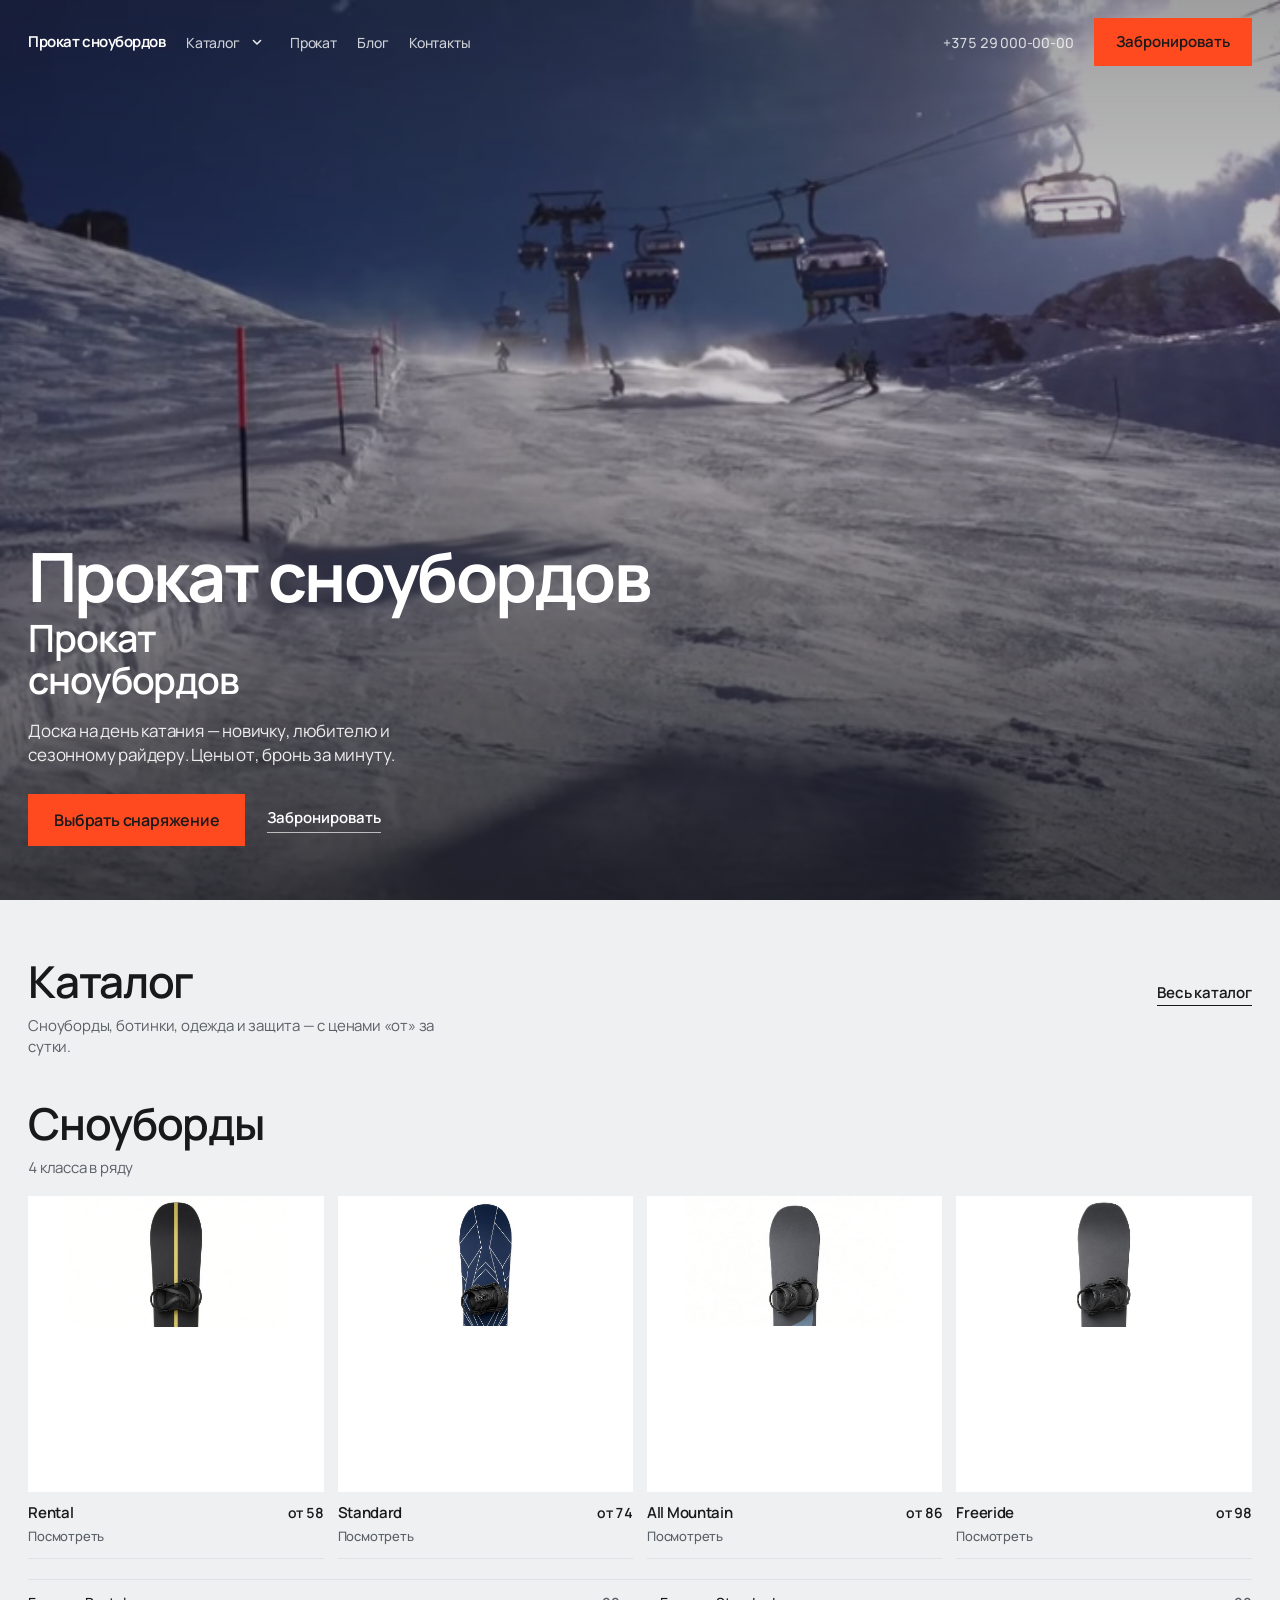
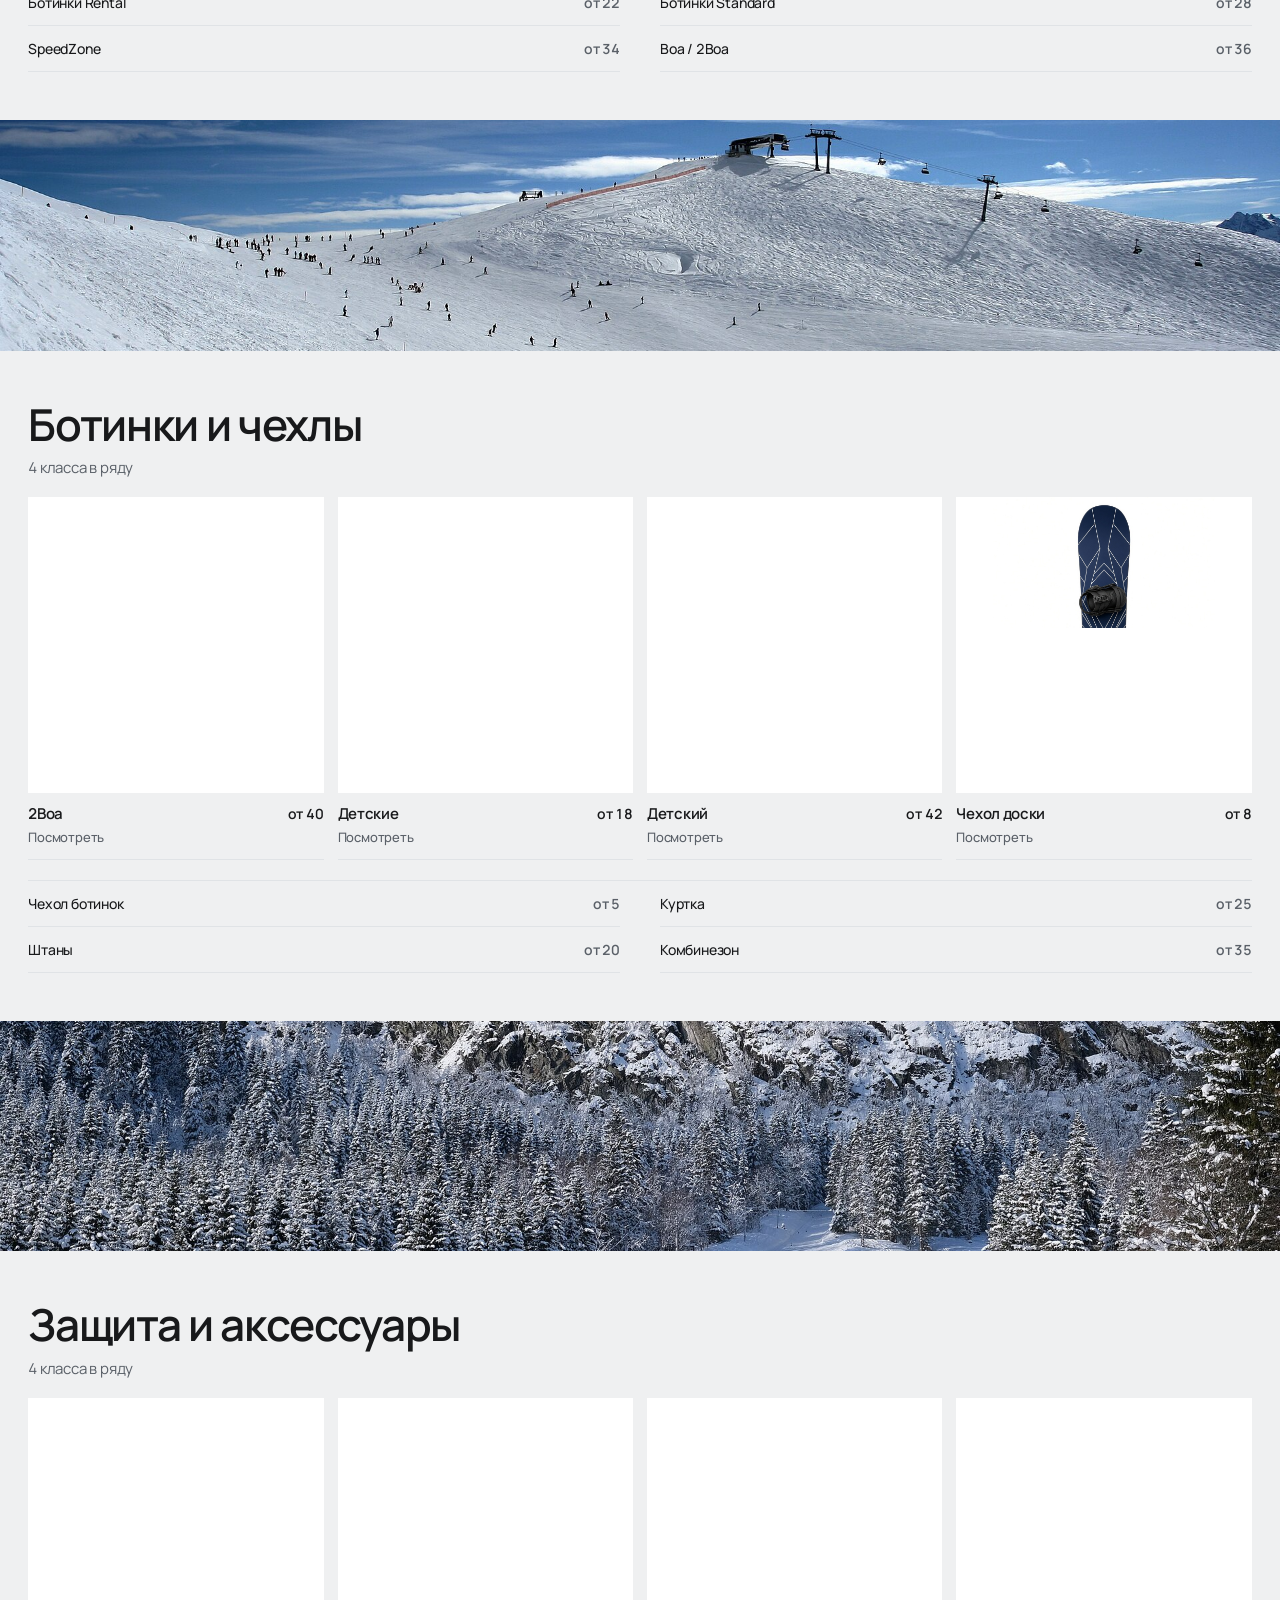
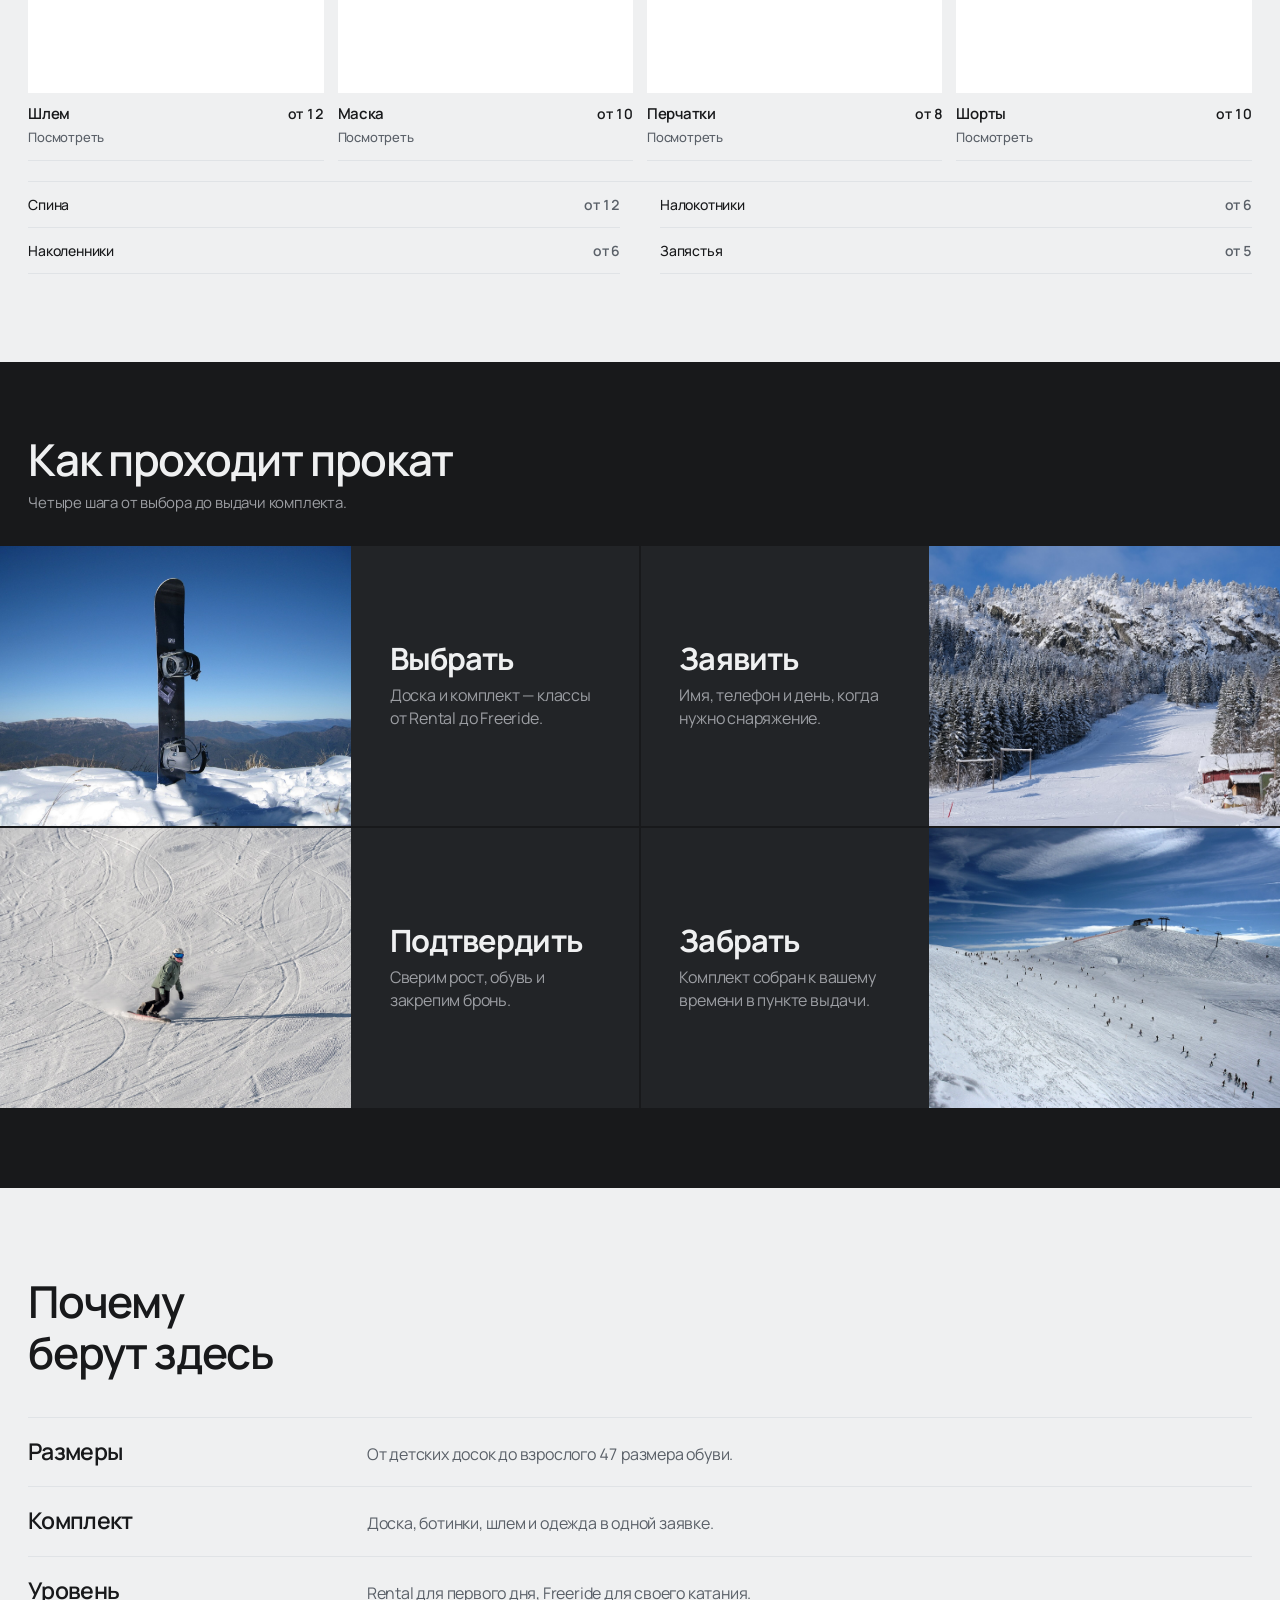
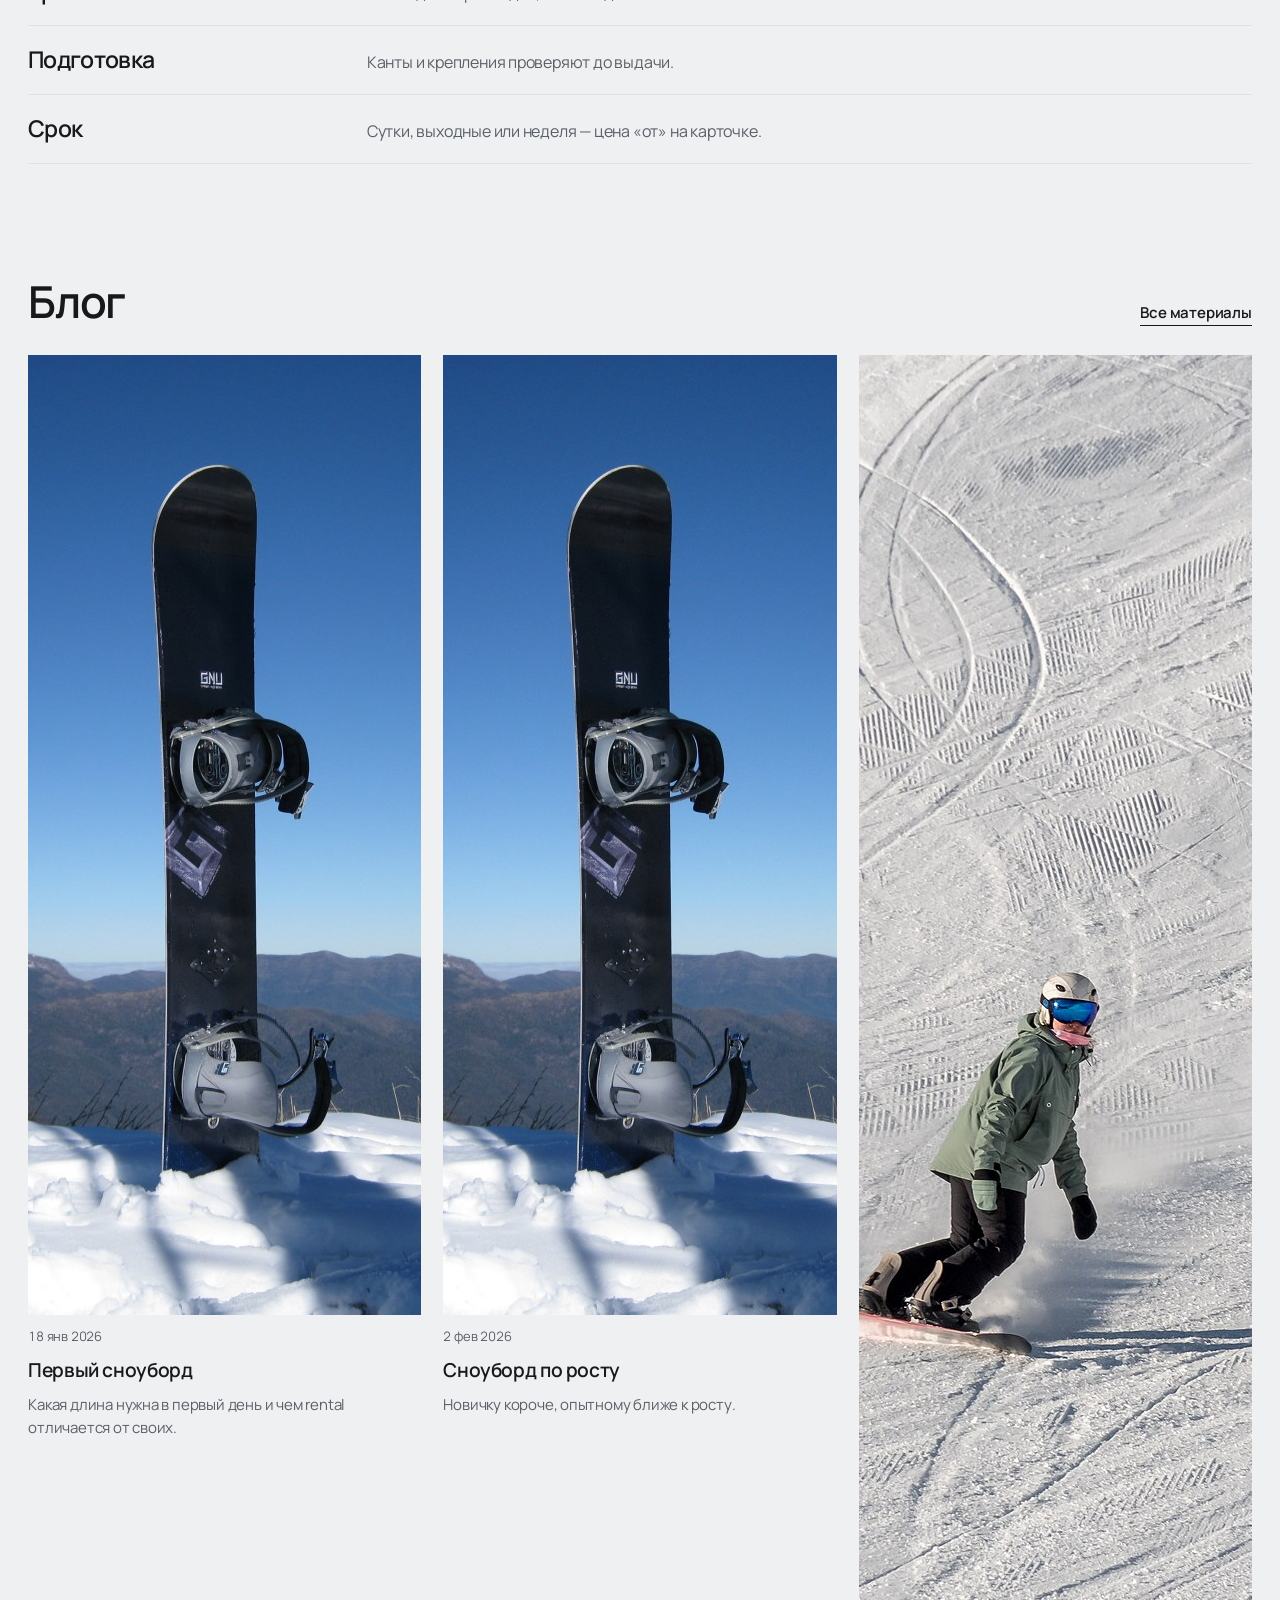
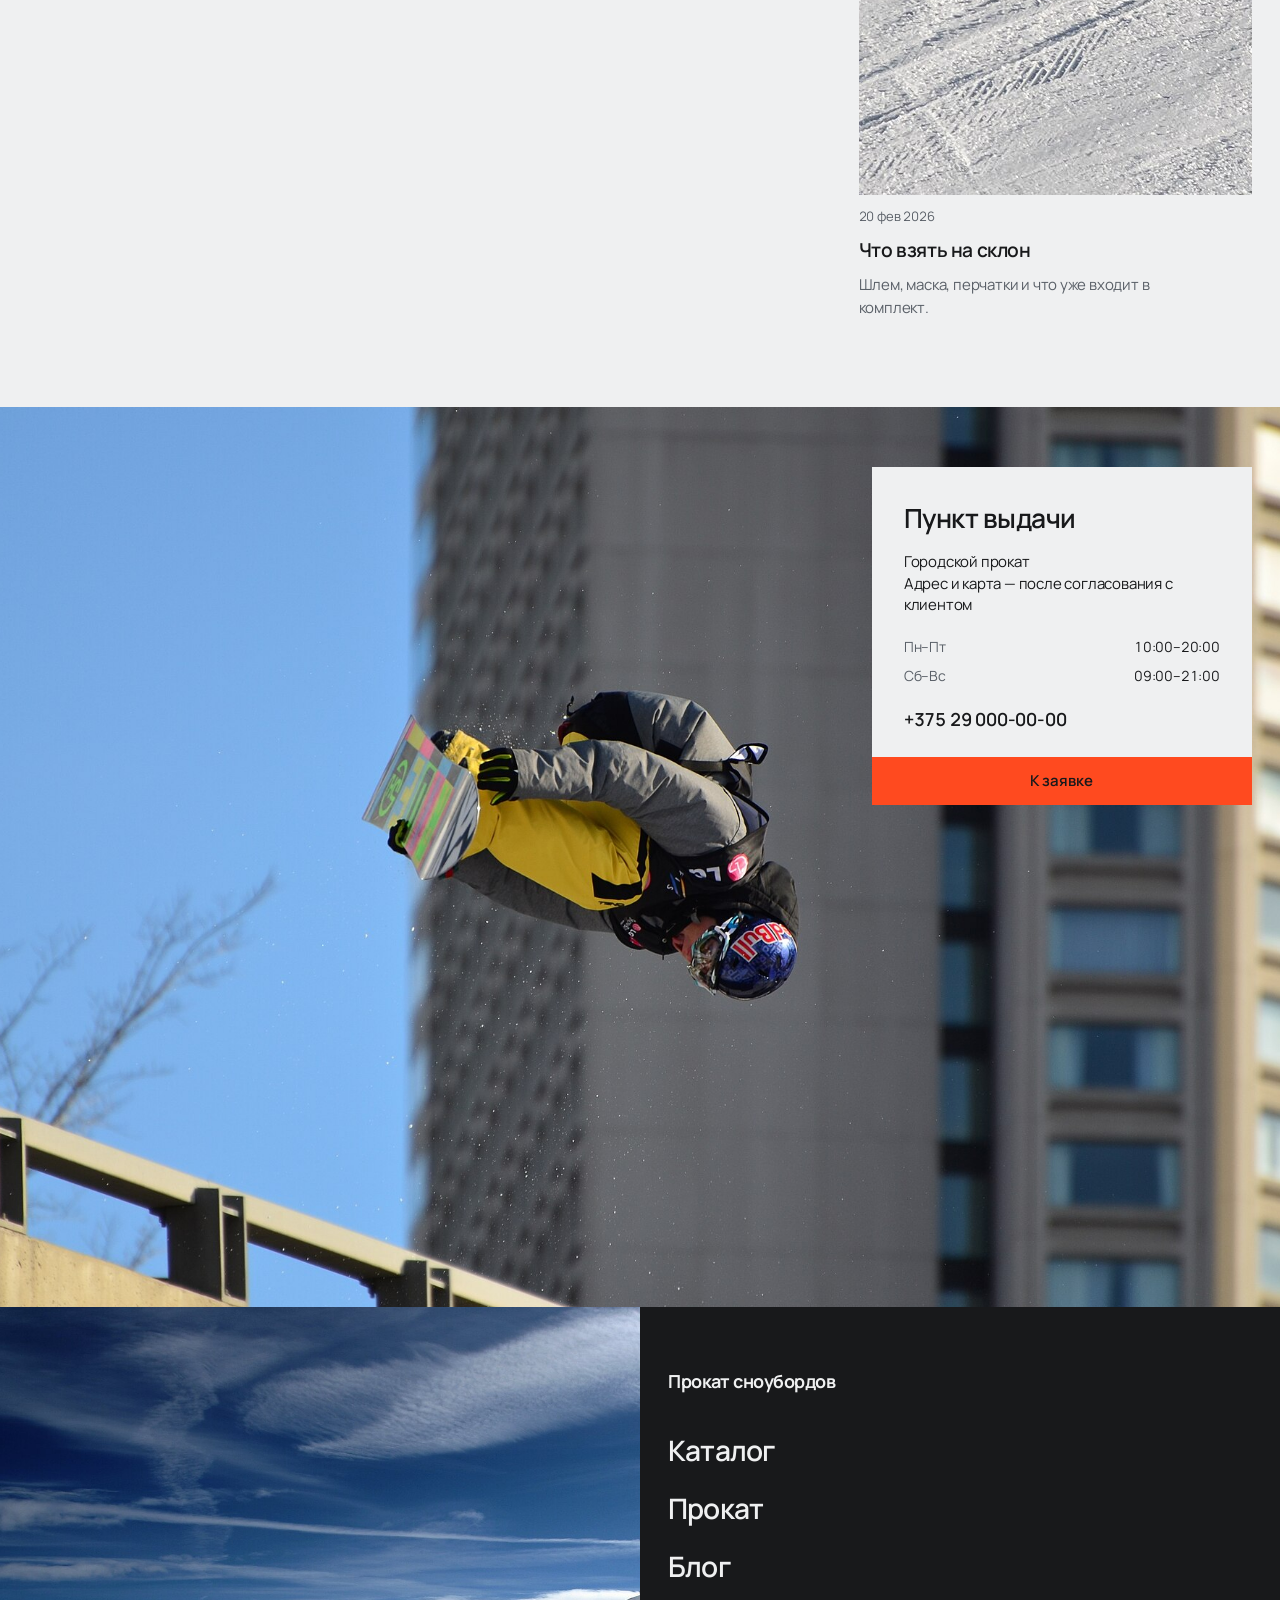
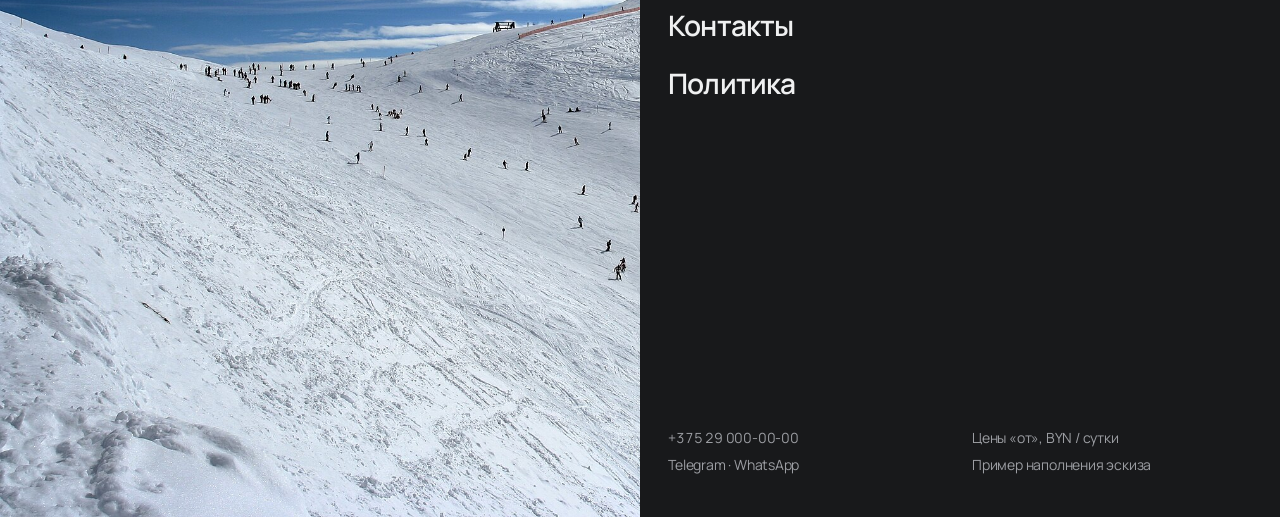
<file: index.html>
<!DOCTYPE html>
<html lang="ru">
<head>
  <meta charset="utf-8">
  <meta name="viewport" content="width=device-width, initial-scale=1, viewport-fit=cover">
  <meta name="theme-color" content="#18191b">
  <title>Прокат сноубордов</title>
  <meta name="description" content="Городской прокат сноубордов, ботинок, одежды и защиты. Каталог с ценами от, бронь на день катания.">
  <link rel="stylesheet" href="css/site.css">
</head>
<body>
<a class="skip" href="#main">К содержанию</a>

<header class="bar">
  <a class="logo" href="index.html">Прокат сноубордов</a>
  <a class="bar-link" href="#katalog">Каталог</a>
  <a class="bar-link" href="#prokat">Прокат</a>
  <a class="bar-link" href="#blog">Блог</a>
  <a class="bar-link" href="#kontakty">Контакты</a>
  <span class="spacer"></span>
  <a class="bar-link phone-link" href="tel:+375290000000">+375 29 000-00-00</a>
  <button class="btn" type="button" data-open-book>Забронировать</button>
  <button class="burger" type="button" aria-expanded="false" aria-controls="nav">Меню</button>
</header>
<nav class="nav-panel" id="nav" aria-label="Разделы">
  <a href="#katalog">Каталог</a>
  <a href="#prokat">Прокат</a>
  <a href="#blog">Блог</a>
  <a href="#kontakty">Контакты</a>
  <a href="tel:+375290000000">+375 29 000-00-00</a>
  <button class="btn" type="button" data-open-book>Забронировать</button>
</nav>

<main id="main">
  <section class="hero" aria-label="Прокат">
    <div class="hero-media" data-crossfade>
      <video class="is-on" autoplay muted loop playsinline preload="metadata" poster="assets/photos/skiing-in-engelberg-titlis-poster.jpg" width="854" height="480" aria-hidden="true">
        <source src="assets/photos/skiing-in-engelberg-titlis.webm" type="video/webm">
      </video>
      <img src="assets/photos/rastkogel-ski-slope.jpg" alt="" width="1920" height="1280">
      <img src="assets/photos/ski-resort-soelden-p1032612.jpg" alt="" width="1920" height="1440">
    </div>
    <div class="hero-copy">
      <p class="hero-brand">Прокат сноубордов</p>
      <h1>Прокат<br>сноубордов</h1>
      <p class="hero-lead">Доска на день катания — новичку, любителю и сезонному райдеру. Цены от, бронь за минуту.</p>
      <div class="hero-actions">
        <a class="btn" href="#katalog">Выбрать снаряжение</a>
        <button class="text-cta" type="button" data-open-book>Забронировать</button>
      </div>
    </div>
  </section>

  <section class="paper catalog" id="katalog" aria-labelledby="cat-title">
    <div class="section-head">
      <div>
        <h2 id="cat-title">Каталог</h2>
        <p>Сноуборды, ботинки, одежда и защита — с ценами «от» за сутки.</p>
      </div>
      <a class="text-link" href="catalog.html">Весь каталог</a>
    </div>
    <div id="catalog-root"></div>
  </section>

  <section class="how" id="prokat" aria-label="Как работает прокат">
    <div class="how-intro">
      <h2>Как проходит прокат</h2>
      <p>Четыре шага от выбора до выдачи комплекта.</p>
    </div>
    <div class="how-grid">
      <article class="how-card">
        <img src="assets/photos/snowboard-in-the-snow-2008.jpg" alt="Сноуборд в снегу" width="1280" height="960" loading="lazy">
        <div class="how-copy">
          <h3>Выбрать</h3>
          <p>Доска и комплект — классы от Rental до Freeride.</p>
        </div>
      </article>
      <article class="how-card">
        <img src="assets/photos/ski-slope-l-kken-verk.jpg" alt="Лесная лыжная трасса" width="1920" height="1280" loading="lazy">
        <div class="how-copy">
          <h3>Заявить</h3>
          <p>Имя, телефон и день, когда нужно снаряжение.</p>
        </div>
      </article>
      <article class="how-card">
        <img src="assets/photos/ski-resort-soelden-p1032612.jpg" alt="Сноубордист на склоне" width="1920" height="1440" loading="lazy">
        <div class="how-copy">
          <h3>Подтвердить</h3>
          <p>Сверим рост, обувь и закрепим бронь.</p>
        </div>
      </article>
      <article class="how-card">
        <img src="assets/photos/rastkogel-ski-slope.jpg" alt="Широкий снежный склон" width="1920" height="1280" loading="lazy">
        <div class="how-copy">
          <h3>Забрать</h3>
          <p>Комплект собран к вашему времени в пункте выдачи.</p>
        </div>
      </article>
    </div>
  </section>

  <section class="benefits" aria-labelledby="why-title">
    <div class="benefits-inner">
      <h2 id="why-title">Почему берут здесь</h2>
      <ul class="benefit-list">
        <li><span class="benefit-name">Размеры</span><span>От детских досок до взрослого 47 размера обуви.</span></li>
        <li><span class="benefit-name">Комплект</span><span>Доска, ботинки, шлем и одежда в одной заявке.</span></li>
        <li><span class="benefit-name">Уровень</span><span>Rental для первого дня, Freeride для своего катания.</span></li>
        <li><span class="benefit-name">Подготовка</span><span>Канты и крепления проверяют до выдачи.</span></li>
        <li><span class="benefit-name">Срок</span><span>Сутки, выходные или неделя — цена «от» на карточке.</span></li>
      </ul>
    </div>
  </section>

  <section class="blog" id="blog" aria-labelledby="blog-title">
    <div class="blog-inner">
      <div class="section-head tight">
        <h2 id="blog-title">Блог</h2>
        <a class="text-link" href="blog.html">Все материалы</a>
      </div>
      <ul class="blog-grid">
        <li>
          <a href="article.html">
            <img src="assets/photos/snowboard-in-the-snow-2008.jpg" alt="Сноуборд на снегу" width="1280" height="960" loading="lazy">
            <span class="when">18 янв 2026</span>
            <h3>Первый сноуборд</h3>
            <p>Какая длина нужна в первый день и чем rental отличается от своих.</p>
          </a>
        </li>
        <li>
          <a href="article.html">
            <img src="assets/photos/snowboard-in-the-snow-2008.jpg" alt="Сноуборд на снегу" width="1280" height="960" loading="lazy">
            <span class="when">2 фев 2026</span>
            <h3>Сноуборд по росту</h3>
            <p>Новичку короче, опытному ближе к росту.</p>
          </a>
        </li>
        <li>
          <a href="article.html">
            <img src="assets/photos/ski-resort-soelden-p1032612.jpg" alt="Сноубордист на склоне" width="1920" height="1440" loading="lazy">
            <span class="when">20 фев 2026</span>
            <h3>Что взять на склон</h3>
            <p>Шлем, маска, перчатки и что уже входит в комплект.</p>
          </a>
        </li>
      </ul>
    </div>
  </section>

  <section class="contact" id="kontakty" aria-label="Контакты">
    <div class="contact-photo">
      <img src="assets/photos/big-air-quebec-2011.jpg" alt="Сноубордист в прыжке" width="1920" height="1243" loading="lazy">
    </div>
    <div class="visit-card">
      <h2>Пункт выдачи</h2>
      <p class="addr">Городской прокат<br>Адрес и карта — после согласования с клиентом</p>
      <ul class="hours">
        <li><span>Пн–Пт</span><span>10:00–20:00</span></li>
        <li><span>Сб–Вс</span><span>09:00–21:00</span></li>
      </ul>
      <a class="phone" href="tel:+375290000000">+375 29 000-00-00</a>
      <button class="btn wide" type="button" data-open-book>К заявке</button>
    </div>
  </section>
</main>

<footer class="footer">
  <div class="footer-photo">
    <img src="assets/photos/rastkogel-ski-slope.jpg" alt="Склон крупным планом" width="1920" height="1280" loading="lazy">
  </div>
  <div class="footer-menu">
    <a class="logo" href="index.html">Прокат сноубордов</a>
    <nav aria-label="Подвал">
      <a href="#katalog">Каталог</a>
      <a href="#prokat">Прокат</a>
      <a href="#blog">Блог</a>
      <a href="#kontakty">Контакты</a>
      <a href="privacy.html">Политика</a>
    </nav>
    <div class="footer-meta">
      <div>
        <p><a href="tel:+375290000000">+375 29 000-00-00</a></p>
        <p>Telegram · WhatsApp</p>
      </div>
      <div>
        <p>Цены «от», BYN / сутки</p>
        <p>Пример наполнения эскиза</p>
      </div>
    </div>
  </div>
</footer>

<script src="js/categories.js"></script>
<script src="js/site.js"></script>
<script>
  if (window.SklonCatalog) {
    SklonCatalog.mount(document.getElementById("catalog-root"), {
      variant: "d3",
      bands: {
        boots: "assets/photos/rastkogel-ski-slope.jpg",
        protect: "assets/photos/ski-slope-l-kken-verk.jpg"
      }
    });
  }
</script>
</body>
</html>
</file>
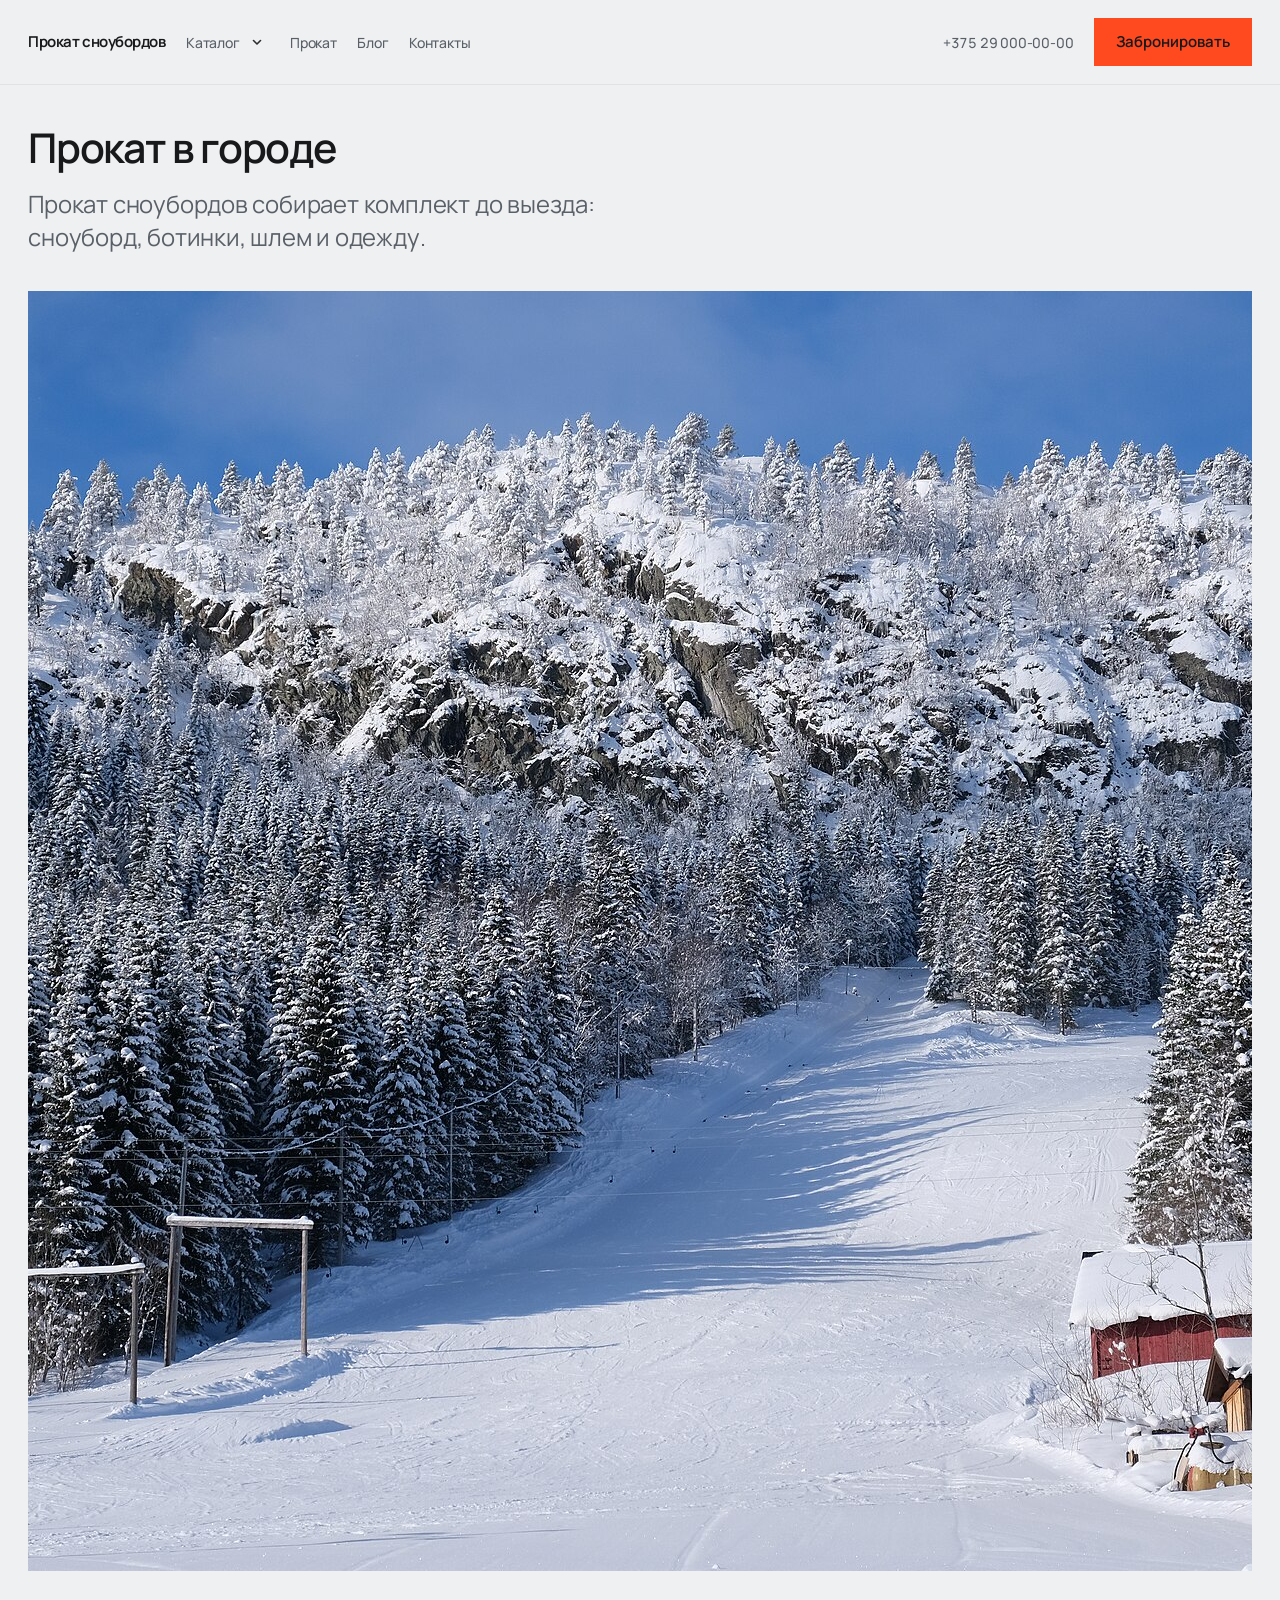
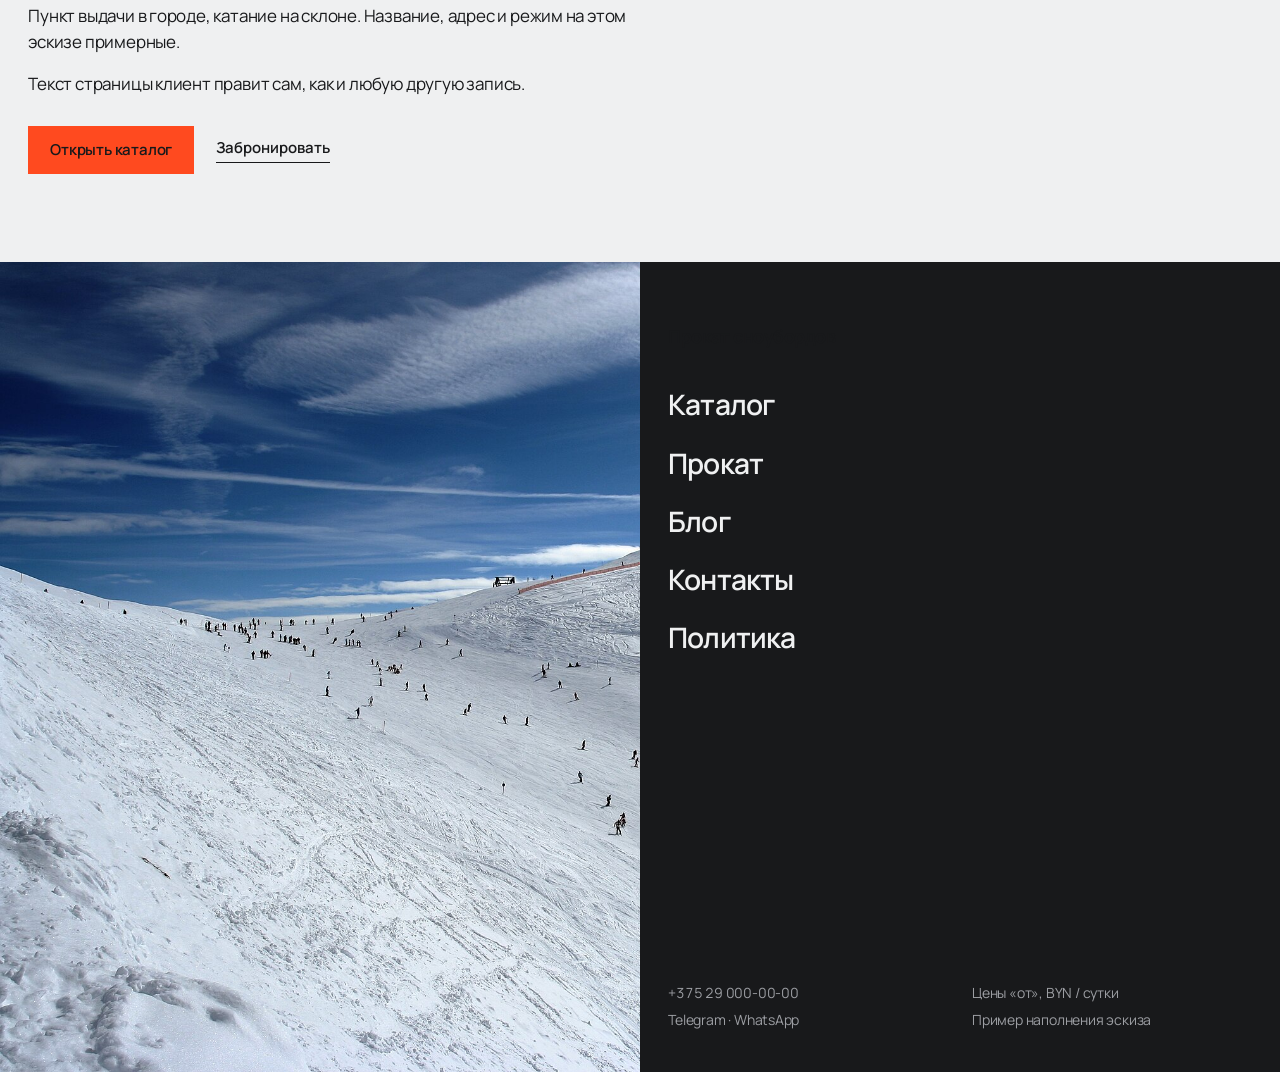
<file: about.html>
<!DOCTYPE html>
<html lang="ru">
<head>
  <meta charset="utf-8">
  <meta name="viewport" content="width=device-width, initial-scale=1, viewport-fit=cover">
  <meta name="theme-color" content="#18191b">
  <title>О нас. Прокат сноубордов</title>
  <link rel="stylesheet" href="css/site.css">
</head>
<body class="site-page">
<a class="skip" href="#main">К содержанию</a>

<header class="bar">
  <a class="logo" href="index.html">Прокат сноубордов</a>
  <a class="bar-link" href="catalog.html">Каталог</a>
  <a class="bar-link" href="index.html#prokat">Прокат</a>
  <a class="bar-link" href="blog.html">Блог</a>
  <a class="bar-link" href="index.html#kontakty">Контакты</a>
  <span class="spacer"></span>
  <a class="bar-link phone-link" href="tel:+375290000000">+375 29 000-00-00</a>
  <button class="btn" type="button" data-open-book>Забронировать</button>
  <button class="burger" type="button" aria-expanded="false" aria-controls="nav">Меню</button>
</header>
<nav class="nav-panel" id="nav" aria-label="Разделы">
  <a href="catalog.html">Каталог</a>
  <a href="index.html#prokat">Прокат</a>
  <a href="blog.html">Блог</a>
  <a href="index.html#kontakty">Контакты</a>
  <a href="tel:+375290000000">+375 29 000-00-00</a>
  <button class="btn" type="button" data-open-book>Забронировать</button>
</nav>

<main id="main" class="paper article-page">
  <article class="article">
    <h1>Прокат в городе</h1>
    <p class="article-lead">Прокат сноубордов собирает комплект до выезда: сноуборд, ботинки, шлем и одежду.</p>
    <img class="article-hero" src="assets/photos/ski-slope-l-kken-verk.jpg" alt="Зимняя трасса между елями" width="1920" height="1280">
    <div class="article-body">
      <p>Пункт выдачи в городе, катание на склоне. Название, адрес и режим на этом эскизе примерные.</p>
      <p>Текст страницы клиент правит сам, как и любую другую запись.</p>
      <div class="article-actions">
        <a class="btn" href="catalog.html">Открыть каталог</a>
        <button class="text-link" type="button" data-open-book>Забронировать</button>
      </div>
    </div>
  </article>
</main>

<script src="js/site.js"></script>
</body>
</html>
</file>
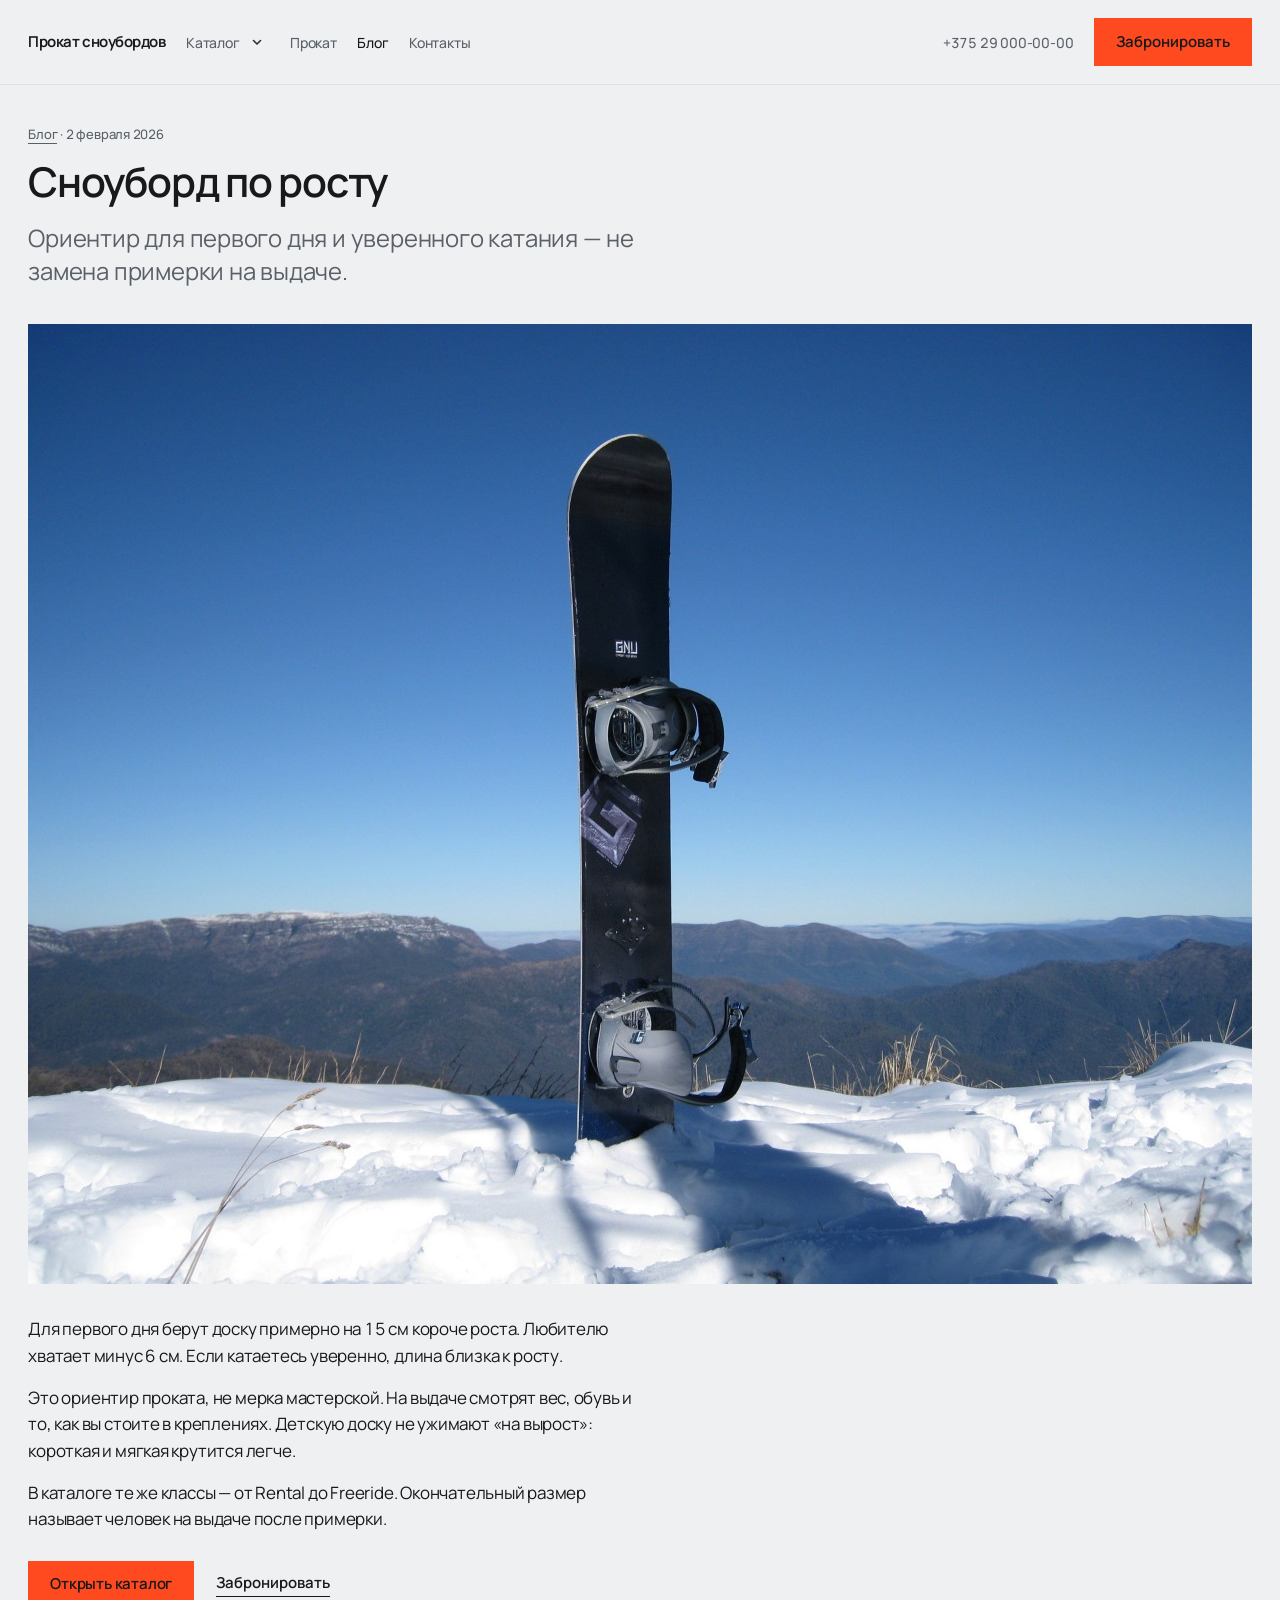
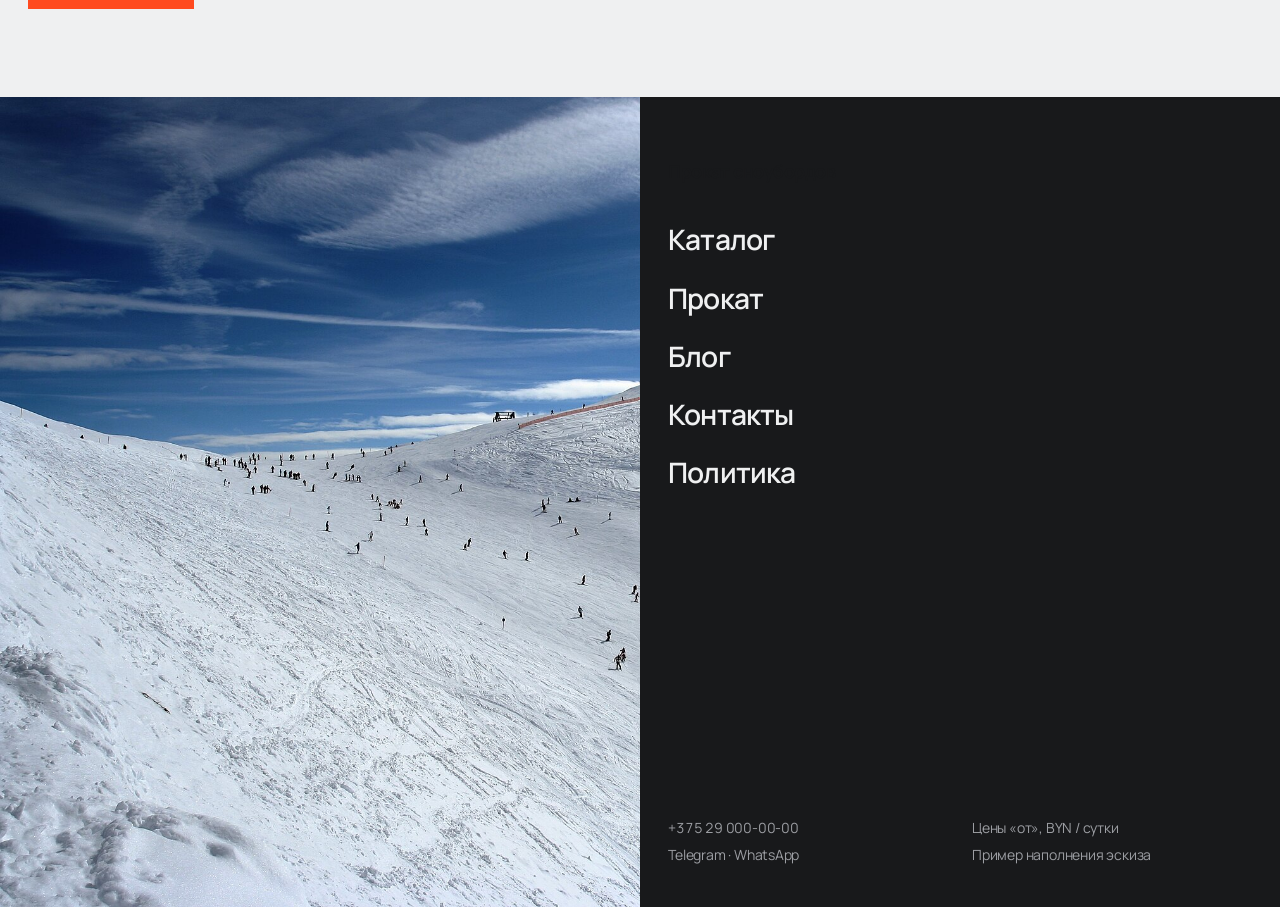
<file: article.html>
<!DOCTYPE html>
<html lang="ru">
<head>
  <meta charset="utf-8">
  <meta name="viewport" content="width=device-width, initial-scale=1, viewport-fit=cover">
  <meta name="theme-color" content="#18191b">
  <title>Сноуборд по росту. Прокат сноубордов</title>
  <meta name="description" content="Как подобрать длину сноуборда по росту для первого дня и уверенного катания.">
  <link rel="stylesheet" href="css/site.css">
</head>
<body class="site-page">
<a class="skip" href="#main">К содержанию</a>

<header class="bar">
  <a class="logo" href="index.html">Прокат сноубордов</a>
  <a class="bar-link" href="catalog.html">Каталог</a>
  <a class="bar-link" href="index.html#prokat">Прокат</a>
  <a class="bar-link" href="blog.html" aria-current="page">Блог</a>
  <a class="bar-link" href="index.html#kontakty">Контакты</a>
  <span class="spacer"></span>
  <a class="bar-link phone-link" href="tel:+375290000000">+375 29 000-00-00</a>
  <button class="btn" type="button" data-open-book>Забронировать</button>
  <button class="burger" type="button" aria-expanded="false" aria-controls="nav">Меню</button>
</header>
<nav class="nav-panel" id="nav" aria-label="Разделы">
  <a href="catalog.html">Каталог</a>
  <a href="index.html#prokat">Прокат</a>
  <a href="blog.html">Блог</a>
  <a href="index.html#kontakty">Контакты</a>
  <a href="tel:+375290000000">+375 29 000-00-00</a>
  <button class="btn" type="button" data-open-book>Забронировать</button>
</nav>

<main id="main" class="paper article-page">
  <article class="article">
    <p class="article-kicker"><a href="blog.html">Блог</a> · 2 февраля 2026</p>
    <h1>Сноуборд по росту</h1>
    <p class="article-lead">Ориентир для первого дня и уверенного катания — не замена примерки на выдаче.</p>
    <img class="article-hero" src="assets/photos/snowboard-in-the-snow-2008.jpg" alt="Сноуборд стоит в снегу на хребте" width="1280" height="960">
    <div class="article-body">
      <p>Для первого дня берут доску примерно на 15 см короче роста. Любителю хватает минус 6 см. Если катаетесь уверенно, длина близка к росту.</p>
      <p>Это ориентир проката, не мерка мастерской. На выдаче смотрят вес, обувь и то, как вы стоите в креплениях. Детскую доску не ужимают «на вырост»: короткая и мягкая крутится легче.</p>
      <p>В каталоге те же классы — от Rental до Freeride. Окончательный размер называет человек на выдаче после примерки.</p>
      <div class="article-actions">
        <a class="btn" href="catalog.html">Открыть каталог</a>
        <button class="text-link" type="button" data-open-book data-need="Сноуборд по росту">Забронировать</button>
      </div>
    </div>
  </article>
</main>

<script src="js/site.js"></script>
</body>
</html>
</file>
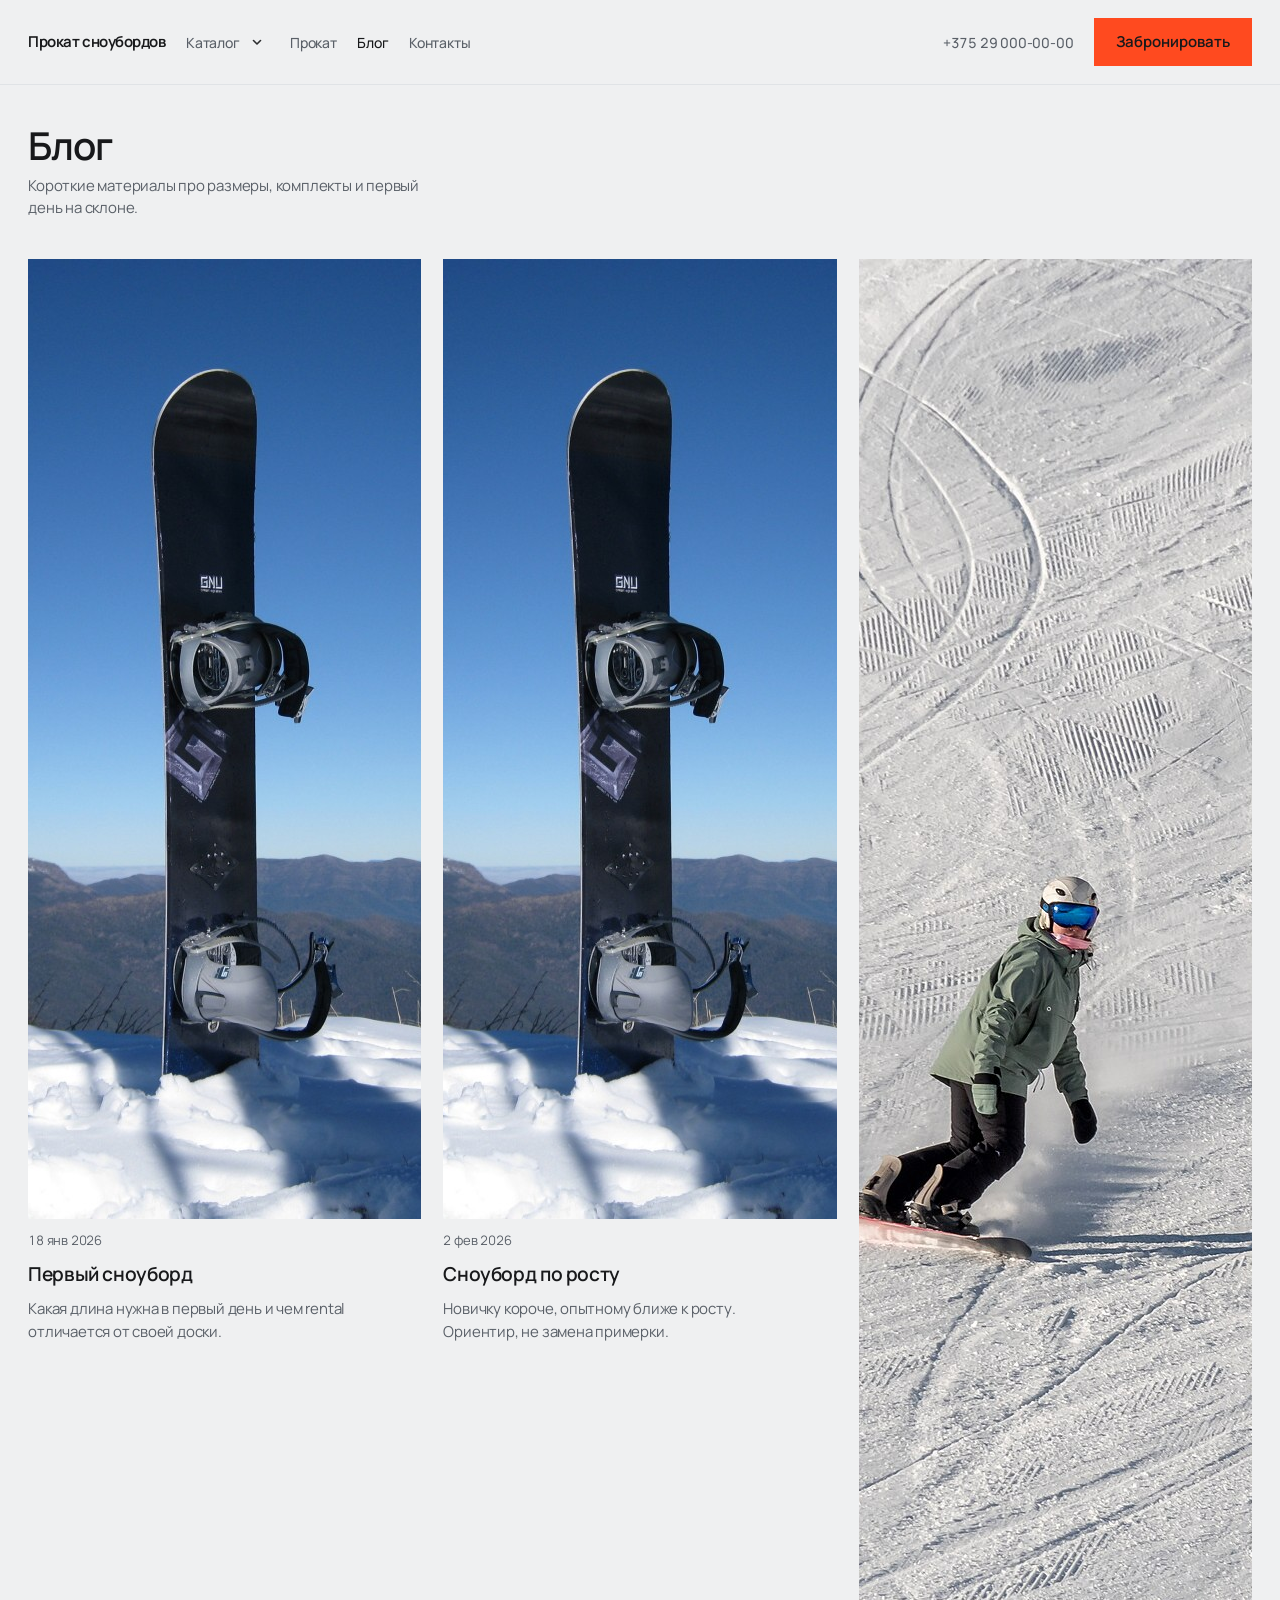
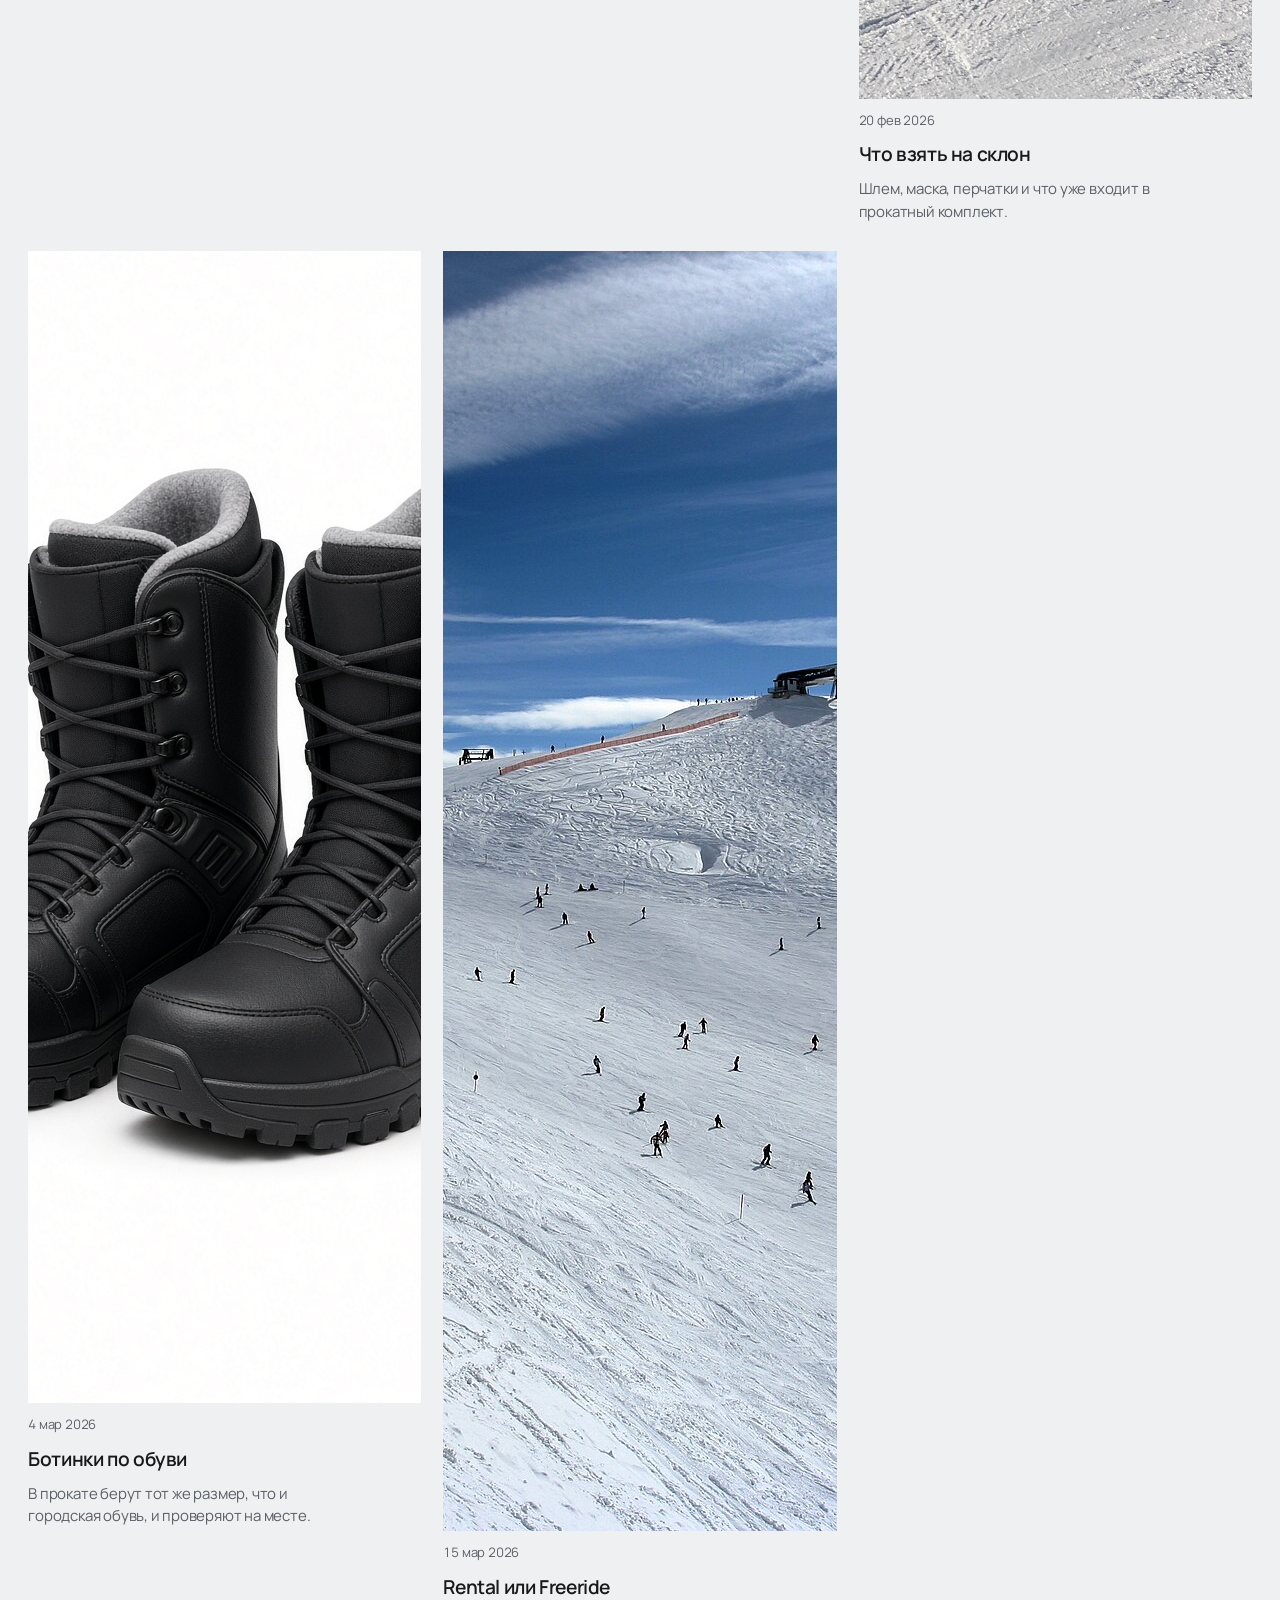
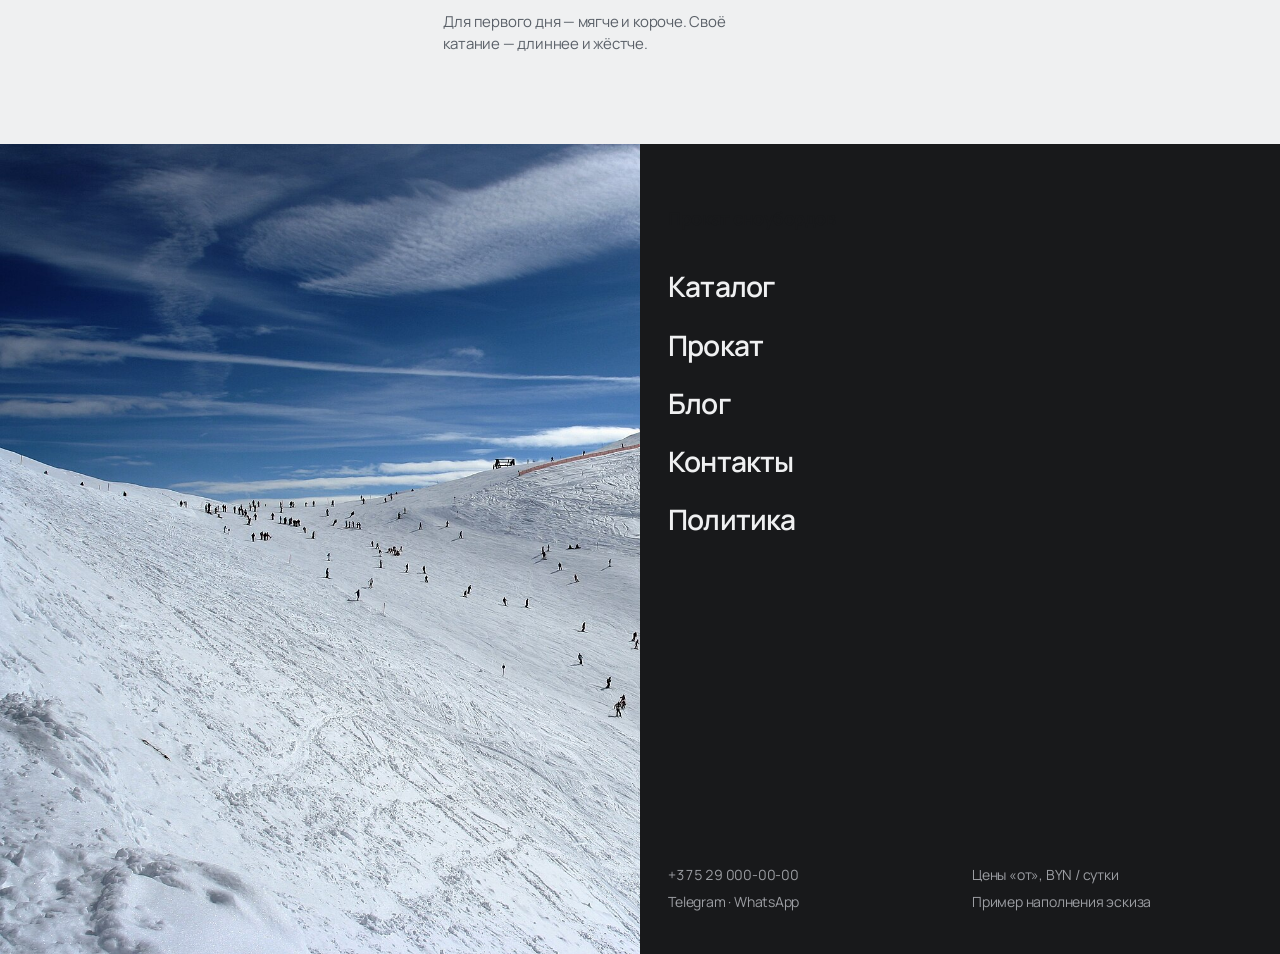
<file: blog.html>
<!DOCTYPE html>
<html lang="ru">
<head>
  <meta charset="utf-8">
  <meta name="viewport" content="width=device-width, initial-scale=1, viewport-fit=cover">
  <meta name="theme-color" content="#18191b">
  <title>Блог. Прокат сноубордов</title>
  <meta name="description" content="Короткие материалы про прокат сноубордов: размеры, комплекты, первый день на склоне.">
  <link rel="stylesheet" href="css/site.css">
</head>
<body class="site-page">
<a class="skip" href="#main">К содержанию</a>

<header class="bar">
  <a class="logo" href="index.html">Прокат сноубордов</a>
  <a class="bar-link" href="catalog.html">Каталог</a>
  <a class="bar-link" href="index.html#prokat">Прокат</a>
  <a class="bar-link" href="blog.html" aria-current="page">Блог</a>
  <a class="bar-link" href="index.html#kontakty">Контакты</a>
  <span class="spacer"></span>
  <a class="bar-link phone-link" href="tel:+375290000000">+375 29 000-00-00</a>
  <button class="btn" type="button" data-open-book>Забронировать</button>
  <button class="burger" type="button" aria-expanded="false" aria-controls="nav">Меню</button>
</header>
<nav class="nav-panel" id="nav" aria-label="Разделы">
  <a href="catalog.html">Каталог</a>
  <a href="index.html#prokat">Прокат</a>
  <a href="blog.html">Блог</a>
  <a href="index.html#kontakty">Контакты</a>
  <a href="tel:+375290000000">+375 29 000-00-00</a>
  <button class="btn" type="button" data-open-book>Забронировать</button>
</nav>

<main id="main" class="paper blog blog-page">
  <div class="blog-inner">
    <div class="section-head">
      <div>
        <h1 class="page-title">Блог</h1>
        <p>Короткие материалы про размеры, комплекты и первый день на склоне.</p>
      </div>
    </div>
    <ul class="blog-grid">
      <li>
        <a href="article.html">
          <img src="assets/photos/snowboard-in-the-snow-2008.jpg" alt="Сноуборд на снегу" width="1280" height="960" loading="lazy">
          <span class="when">18 янв 2026</span>
          <h2>Первый сноуборд</h2>
          <p>Какая длина нужна в первый день и чем rental отличается от своей доски.</p>
        </a>
      </li>
      <li>
        <a href="article.html">
          <img src="assets/photos/snowboard-in-the-snow-2008.jpg" alt="Сноуборд на снегу" width="1280" height="960" loading="lazy">
          <span class="when">2 фев 2026</span>
          <h2>Сноуборд по росту</h2>
          <p>Новичку короче, опытному ближе к росту. Ориентир, не замена примерки.</p>
        </a>
      </li>
      <li>
        <a href="article.html">
          <img src="assets/photos/ski-resort-soelden-p1032612.jpg" alt="Сноубордист на склоне" width="1920" height="1440" loading="lazy">
          <span class="when">20 фев 2026</span>
          <h2>Что взять на склон</h2>
          <p>Шлем, маска, перчатки и что уже входит в прокатный комплект.</p>
        </a>
      </li>
      <li>
        <a href="article.html">
          <img src="assets/gear/boots.jpg" alt="Прокатные ботинки" width="864" height="1152" loading="lazy">
          <span class="when">4 мар 2026</span>
          <h2>Ботинки по обуви</h2>
          <p>В прокате берут тот же размер, что и городская обувь, и проверяют на месте.</p>
        </a>
      </li>
      <li>
        <a href="article.html">
          <img src="assets/photos/rastkogel-ski-slope.jpg" alt="Горный склон" width="1920" height="1280" loading="lazy">
          <span class="when">15 мар 2026</span>
          <h2>Rental или Freeride</h2>
          <p>Для первого дня — мягче и короче. Своё катание — длиннее и жёстче.</p>
        </a>
      </li>
    </ul>
  </div>
</main>

<script src="js/site.js"></script>
</body>
</html>
</file>
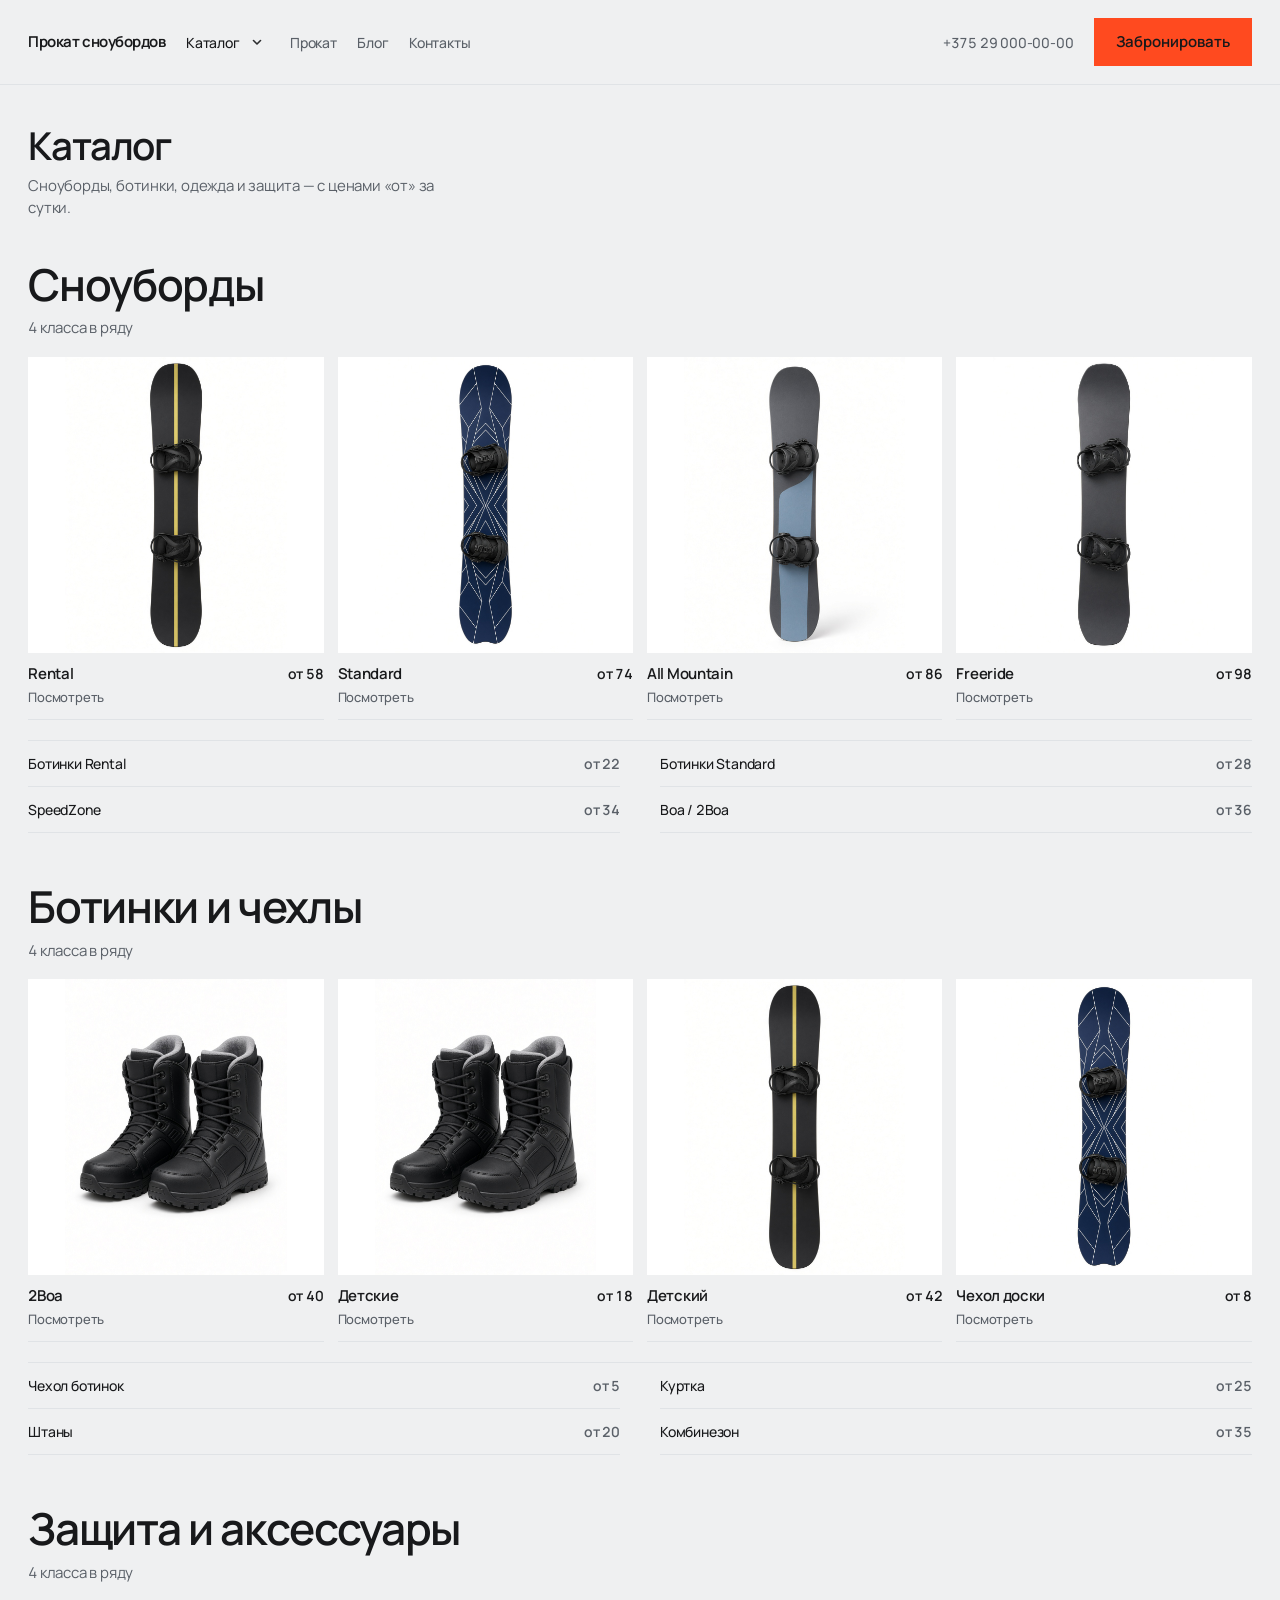
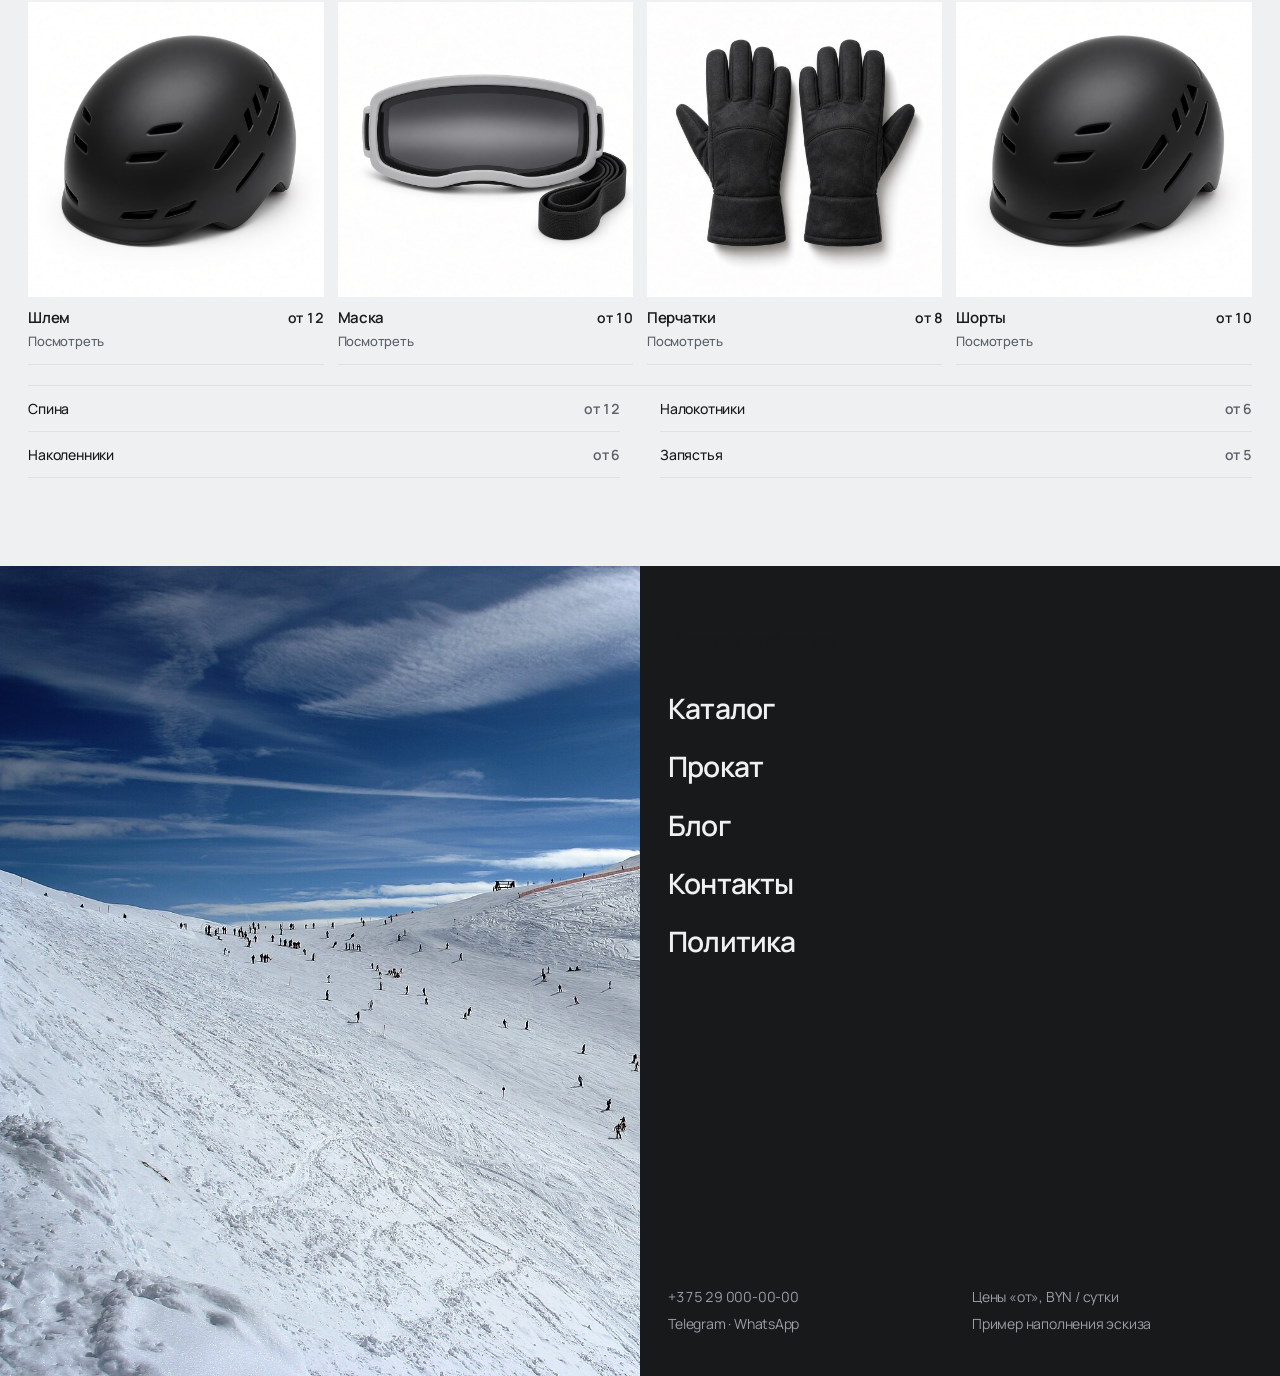
<file: catalog.html>
<!DOCTYPE html>
<html lang="ru">
<head>
  <meta charset="utf-8">
  <meta name="viewport" content="width=device-width, initial-scale=1, viewport-fit=cover">
  <meta name="theme-color" content="#18191b">
  <title>Каталог. Прокат сноубордов</title>
  <meta name="description" content="Каталог проката сноубордов: доски, ботинки, одежда и защита. Цены от за сутки.">
  <link rel="stylesheet" href="css/site.css">
</head>
<body class="site-page">
<a class="skip" href="#main">К содержанию</a>

<header class="bar">
  <a class="logo" href="index.html">Прокат сноубордов</a>
  <a class="bar-link" href="catalog.html" aria-current="page">Каталог</a>
  <a class="bar-link" href="index.html#prokat">Прокат</a>
  <a class="bar-link" href="blog.html">Блог</a>
  <a class="bar-link" href="index.html#kontakty">Контакты</a>
  <span class="spacer"></span>
  <a class="bar-link phone-link" href="tel:+375290000000">+375 29 000-00-00</a>
  <button class="btn" type="button" data-open-book>Забронировать</button>
  <button class="burger" type="button" aria-expanded="false" aria-controls="nav">Меню</button>
</header>
<nav class="nav-panel" id="nav" aria-label="Разделы">
  <a href="catalog.html">Каталог</a>
  <a href="index.html#prokat">Прокат</a>
  <a href="blog.html">Блог</a>
  <a href="index.html#kontakty">Контакты</a>
  <a href="tel:+375290000000">+375 29 000-00-00</a>
  <button class="btn" type="button" data-open-book>Забронировать</button>
</nav>

<main id="main" class="paper catalog">
  <div class="section-head">
    <div>
      <h1 class="page-title">Каталог</h1>
      <p>Сноуборды, ботинки, одежда и защита — с ценами «от» за сутки.</p>
    </div>
  </div>
  <div id="catalog-root"></div>
</main>

<script src="js/categories.js"></script>
<script src="js/site.js"></script>
<script>
  if (window.SklonCatalog) {
    SklonCatalog.mount(document.getElementById("catalog-root"), { variant: "d3" });
  }
</script>
</body>
</html>
</file>
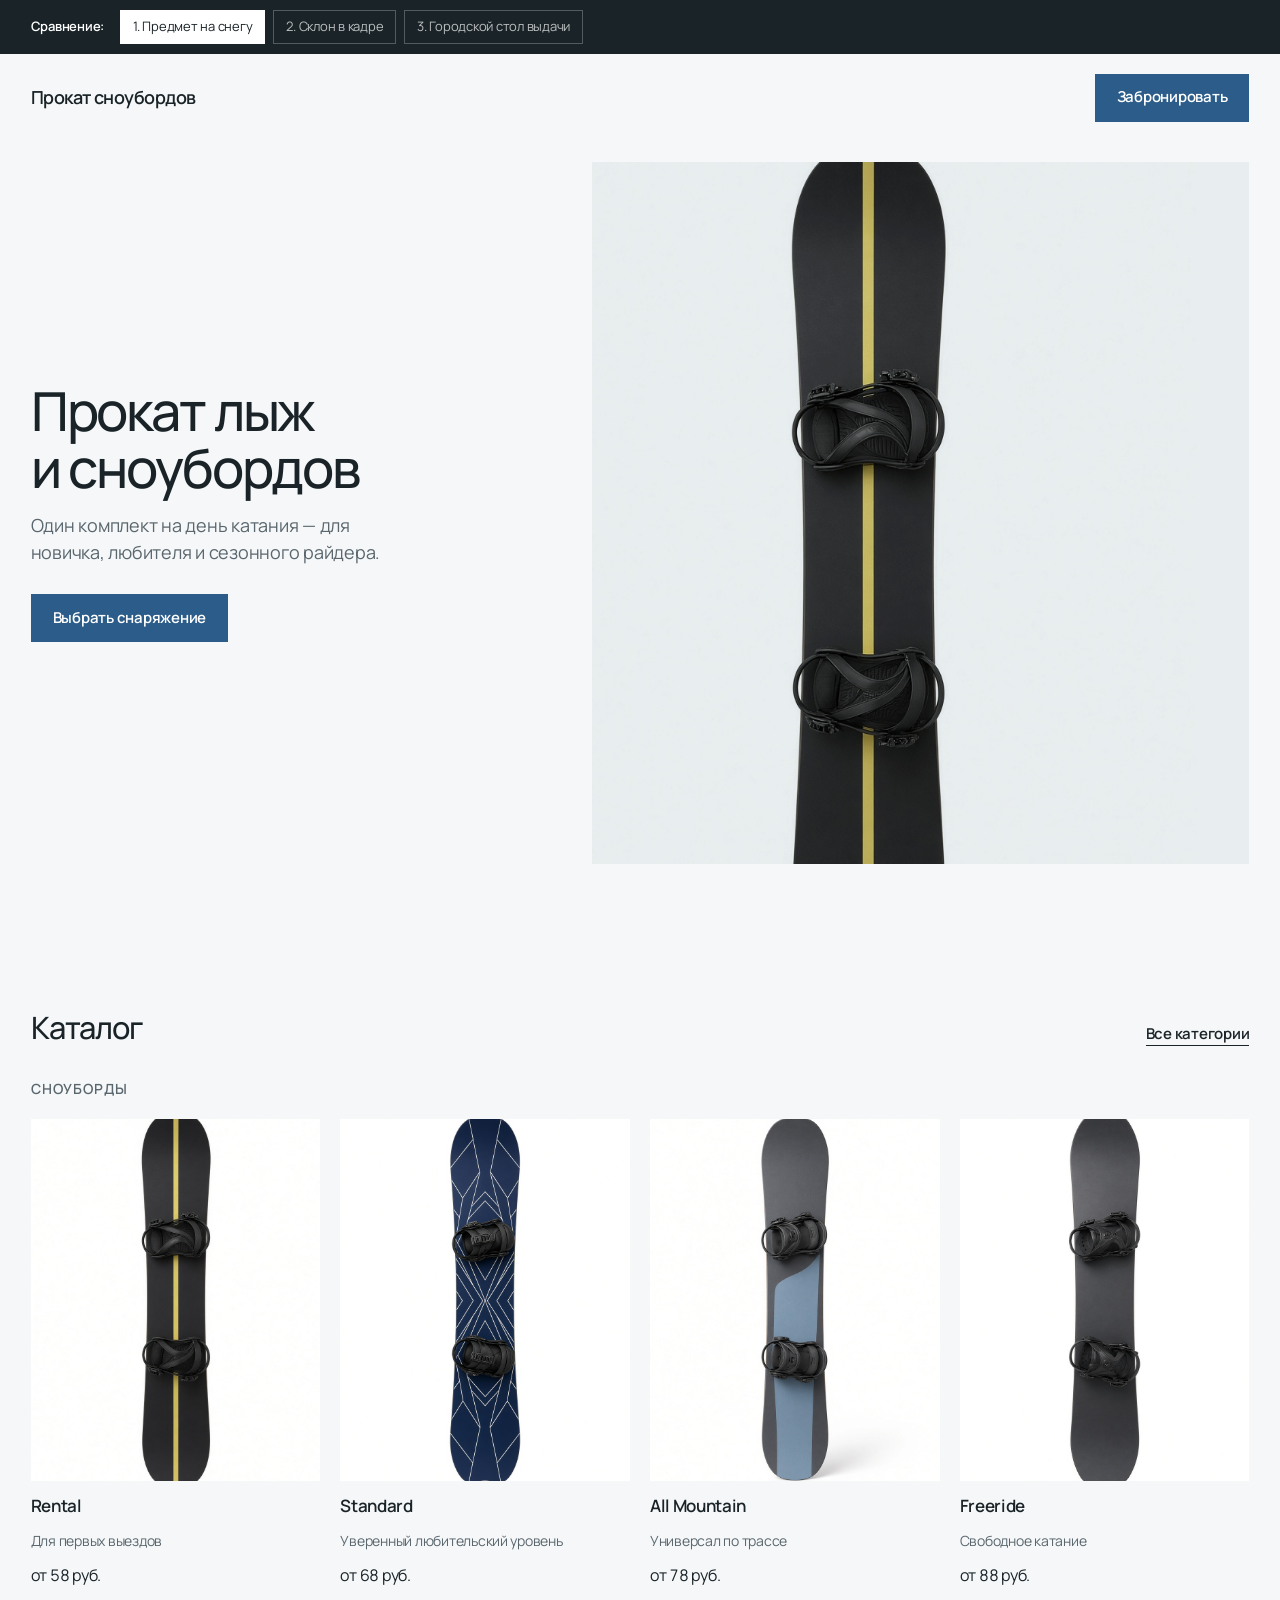
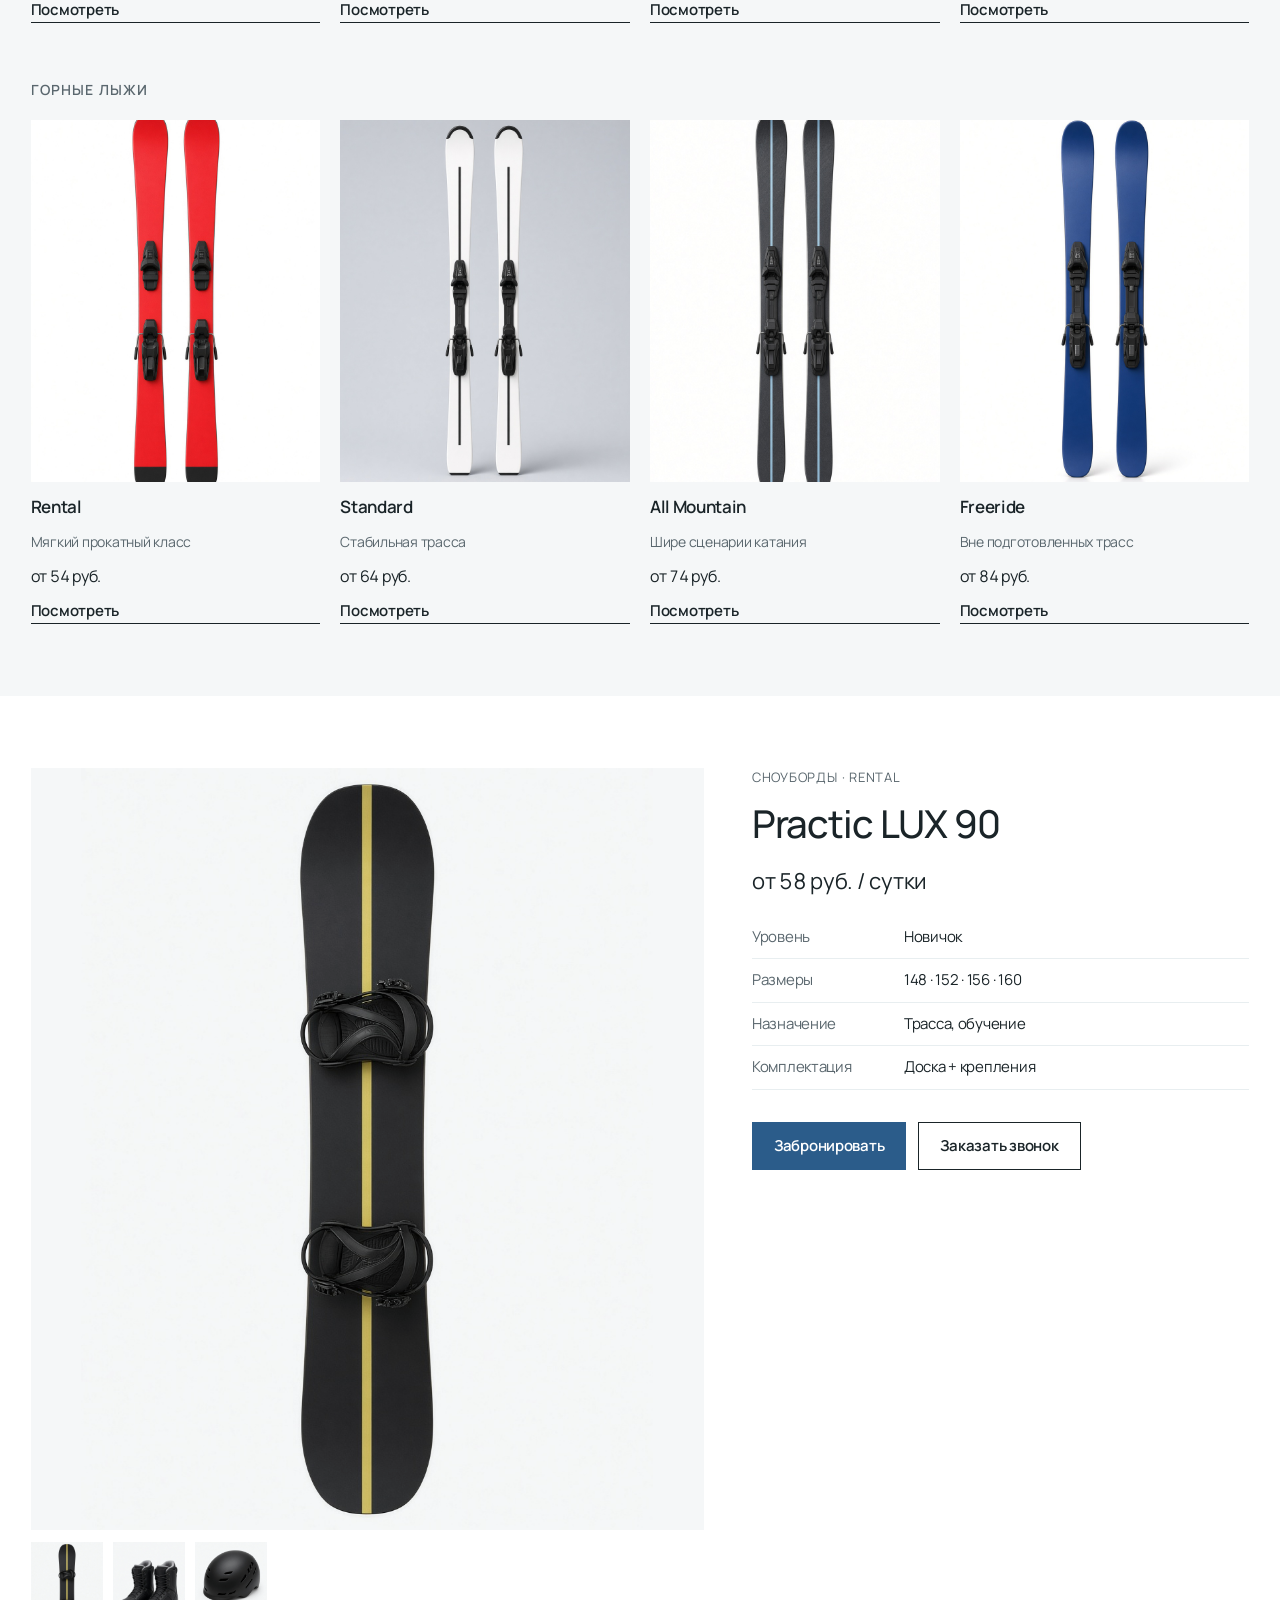
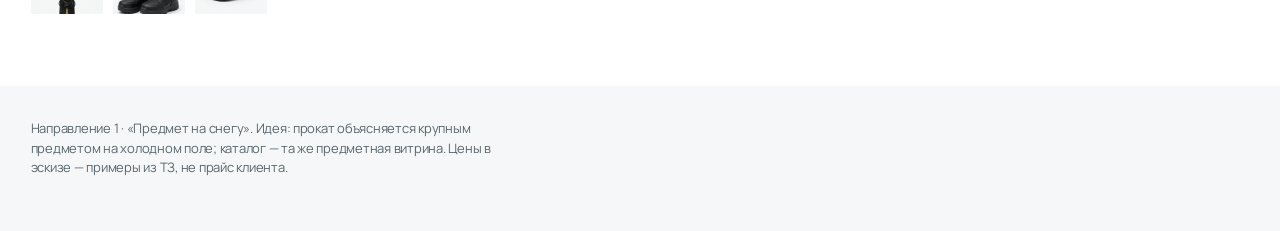
<file: direction-1.html>
<!DOCTYPE html>
<html lang="ru">
<head>
  <meta charset="utf-8">
  <meta name="viewport" content="width=device-width, initial-scale=1">
  <title>Направление 1 — Предмет на снегу</title>
  <style>
    @font-face {
      font-family: Manrope;
      font-style: normal;
      font-weight: 400 700;
      font-display: swap;
      src: url("assets/fonts/manrope-cyrillic.woff2") format("woff2");
      unicode-range: U+0301, U+0400-045F, U+0490-0491, U+04B0-04B1, U+2116;
    }
    @font-face {
      font-family: Manrope;
      font-style: normal;
      font-weight: 400 700;
      font-display: swap;
      src: url("assets/fonts/manrope-latin.woff2") format("woff2");
      unicode-range: U+0000-00FF, U+0131, U+0152-0153, U+02BB-02BC, U+02C6, U+02DA, U+02DC, U+2000-206F, U+20AC, U+2122;
    }
    :root {
      --bg: #F5F7F8;
      --surface: #E8EEF0;
      --ink: #1A2428;
      --muted: #5A676E;
      --accent: #2B5C8A;
      --accent-ink: #fff;
      --m: clamp(16px, 2.4vw, 40px);
      --font: Manrope, "Segoe UI", sans-serif;
    }
    * { box-sizing: border-box; }
    body {
      margin: 0;
      background: var(--bg);
      color: var(--ink);
      font-family: var(--font);
      font-size: 17px;
      line-height: 1.5;
      letter-spacing: -0.015em;
    }
    img { display: block; max-width: 100%; }
    a { color: inherit; text-decoration: none; }
    .compare {
      position: sticky; top: 0; z-index: 40;
      display: flex; flex-wrap: wrap; gap: 8px; align-items: center;
      padding: 10px var(--m);
      background: #1A2428; color: #fff;
      font-size: 13px;
    }
    .compare strong { font-weight: 600; margin-right: 8px; }
    .compare a {
      padding: 6px 12px; border: 1px solid rgba(255,255,255,.25);
      color: rgba(255,255,255,.7);
    }
    .compare a.is-on { background: #fff; color: #1A2428; border-color: #fff; }
    .bar {
      display: flex; align-items: center; gap: 24px;
      padding: 20px var(--m);
    }
    .logo { font-size: 18px; font-weight: 600; letter-spacing: -0.03em; }
    .bar .spacer { flex: 1; }
    .btn {
      display: inline-flex; align-items: center; justify-content: center;
      min-height: 48px; padding: 0 22px;
      background: var(--accent); color: var(--accent-ink);
      font-size: 15px; font-weight: 600;
    }
    .btn.ghost {
      background: transparent; color: var(--ink);
      box-shadow: inset 0 0 0 1px var(--ink);
    }
    .link { font-size: 15px; font-weight: 600; border-bottom: 1px solid currentColor; }
    .hero {
      display: grid;
      grid-template-columns: minmax(240px, 0.9fr) minmax(280px, 1.1fr);
      gap: 24px;
      min-height: calc(100svh - 110px);
      padding: 0 var(--m) 48px;
      align-items: center;
    }
    .hero-copy h1 {
      margin: 0 0 16px;
      font-size: clamp(2rem, 4.2vw, 3.4rem);
      font-weight: 500;
      line-height: 1.05;
      letter-spacing: -0.04em;
    }
    .hero-copy p {
      margin: 0 0 28px;
      max-width: 34ch;
      color: var(--muted);
      font-size: 18px;
    }
    .hero-object {
      position: relative;
      height: min(78svh, 720px);
      background: var(--surface);
      overflow: hidden;
    }
    .hero-object img {
      position: absolute;
      width: 125%;
      height: 125%;
      object-fit: contain;
      object-position: 55% 40%;
      left: -8%;
      top: -5%;
      mix-blend-mode: multiply;
    }
    .section { padding: 72px var(--m); }
    .section-head {
      display: flex; align-items: baseline; justify-content: space-between;
      gap: 16px; margin-bottom: 28px;
    }
    .section-head h2 {
      margin: 0;
      font-size: clamp(1.5rem, 2.4vw, 2rem);
      font-weight: 500;
      letter-spacing: -0.03em;
    }
    .group + .group { margin-top: 56px; }
    .group h3 {
      margin: 0 0 20px;
      font-size: 14px;
      font-weight: 600;
      letter-spacing: 0.08em;
      text-transform: uppercase;
      color: var(--muted);
    }
    .grid4 {
      display: grid;
      grid-template-columns: repeat(4, 1fr);
      gap: 20px;
    }
    .card {
      display: flex; flex-direction: column; gap: 12px;
    }
    .card-media {
      aspect-ratio: 4/5;
      background: #fff;
      overflow: hidden;
    }
    .card-media img {
      width: 100%; height: 100%;
      object-fit: contain;
      mix-blend-mode: multiply;
      transform: scale(1.08);
    }
    .card h4 {
      margin: 0;
      font-size: 17px;
      font-weight: 600;
      letter-spacing: -0.02em;
    }
    .card .note { margin: 0; font-size: 14px; color: var(--muted); }
    .card .price { margin: 0; font-size: 16px; font-variant-numeric: tabular-nums; }
    .pdp {
      display: grid;
      grid-template-columns: 1.15fr 0.85fr;
      gap: 48px;
      padding: 72px var(--m);
      background: #fff;
    }
    .pdp-media {
      min-height: 560px;
      background: var(--bg);
      display: grid; place-items: center;
      overflow: hidden;
    }
    .pdp-media img {
      width: 85%;
      mix-blend-mode: multiply;
    }
    .thumbs { display: flex; gap: 10px; margin-top: 12px; }
    .thumbs span {
      width: 72px; height: 72px; background: var(--bg);
      display: grid; place-items: center; overflow: hidden;
    }
    .thumbs img { width: 100%; height: 100%; object-fit: contain; mix-blend-mode: multiply; }
    .pdp-copy .cat {
      margin: 0 0 8px;
      font-size: 13px;
      letter-spacing: 0.06em;
      text-transform: uppercase;
      color: var(--muted);
    }
    .pdp-copy h2 {
      margin: 0 0 12px;
      font-size: clamp(1.8rem, 3vw, 2.4rem);
      font-weight: 500;
      letter-spacing: -0.03em;
    }
    .pdp-copy .from {
      margin: 0 0 28px;
      font-size: 22px;
      font-variant-numeric: tabular-nums;
    }
    .specs {
      list-style: none; margin: 0 0 32px; padding: 0;
      display: grid; gap: 10px;
    }
    .specs li {
      display: grid; grid-template-columns: 140px 1fr;
      gap: 12px; font-size: 15px;
      padding-bottom: 10px;
      border-bottom: 1px solid var(--surface);
    }
    .specs span { color: var(--muted); }
    .actions { display: flex; flex-wrap: wrap; gap: 12px; }
    .note-bar {
      padding: 20px var(--m) 40px;
      font-size: 13px;
      color: var(--muted);
      max-width: 70ch;
    }
    @media (max-width: 900px) {
      .hero { grid-template-columns: 1fr; min-height: auto; padding-bottom: 32px; }
      .hero-object { height: 50svh; order: -1; }
      .grid4 { grid-template-columns: 1fr 1fr; }
      .pdp { grid-template-columns: 1fr; gap: 24px; }
      .pdp-media { min-height: 360px; }
    }
    @media (max-width: 560px) {
      .grid4 { grid-template-columns: 1fr; }
    }
  </style>
</head>
<body>
  <nav class="compare" aria-label="Сравнение направлений">
    <strong>Сравнение:</strong>
    <a class="is-on" href="direction-1.html">1. Предмет на снегу</a>
    <a href="direction-2.html">2. Склон в кадре</a>
    <a href="direction-3.html">3. Городской стол выдачи</a>
  </nav>

  <header class="bar">
    <a class="logo" href="direction-1.html">Прокат сноубордов</a>
    <span class="spacer"></span>
    <a class="btn" href="#pdp">Забронировать</a>
  </header>

  <section class="hero" aria-label="Hero">
    <div class="hero-copy">
      <h1>Прокат лыж<br>и сноубордов</h1>
      <p>Один комплект на день катания — для новичка, любителя и сезонного райдера.</p>
      <a class="btn" href="#katalog">Выбрать снаряжение</a>
    </div>
    <div class="hero-object">
      <img src="assets/gear/snowboard-rental.jpg" alt="Сноуборд Rental крупно" width="800" height="1000">
    </div>
  </section>

  <section class="section" id="katalog">
    <div class="section-head">
      <h2>Каталог</h2>
      <a class="link" href="#katalog">Все категории</a>
    </div>

    <div class="group">
      <h3>Сноуборды</h3>
      <div class="grid4">
        <article class="card">
          <div class="card-media"><img src="assets/gear/snowboard-rental.jpg" alt=""></div>
          <h4>Rental</h4>
          <p class="note">Для первых выездов</p>
          <p class="price">от 58 руб.</p>
          <a class="link" href="#pdp">Посмотреть</a>
        </article>
        <article class="card">
          <div class="card-media"><img src="assets/gear/snowboard-standard.jpg" alt=""></div>
          <h4>Standard</h4>
          <p class="note">Уверенный любительский уровень</p>
          <p class="price">от 68 руб.</p>
          <a class="link" href="#pdp">Посмотреть</a>
        </article>
        <article class="card">
          <div class="card-media"><img src="assets/gear/snowboard-allmountain.jpg" alt=""></div>
          <h4>All Mountain</h4>
          <p class="note">Универсал по трассе</p>
          <p class="price">от 78 руб.</p>
          <a class="link" href="#pdp">Посмотреть</a>
        </article>
        <article class="card">
          <div class="card-media"><img src="assets/gear/snowboard-freeride.jpg" alt=""></div>
          <h4>Freeride</h4>
          <p class="note">Свободное катание</p>
          <p class="price">от 88 руб.</p>
          <a class="link" href="#pdp">Посмотреть</a>
        </article>
      </div>
    </div>

    <div class="group">
      <h3>Горные лыжи</h3>
      <div class="grid4">
        <article class="card">
          <div class="card-media"><img src="assets/gear/skis-rental.jpg" alt=""></div>
          <h4>Rental</h4>
          <p class="note">Мягкий прокатный класс</p>
          <p class="price">от 54 руб.</p>
          <a class="link" href="#pdp">Посмотреть</a>
        </article>
        <article class="card">
          <div class="card-media"><img src="assets/gear/skis-standard.jpg" alt=""></div>
          <h4>Standard</h4>
          <p class="note">Стабильная трасса</p>
          <p class="price">от 64 руб.</p>
          <a class="link" href="#pdp">Посмотреть</a>
        </article>
        <article class="card">
          <div class="card-media"><img src="assets/gear/skis-allmountain.jpg" alt=""></div>
          <h4>All Mountain</h4>
          <p class="note">Шире сценарии катания</p>
          <p class="price">от 74 руб.</p>
          <a class="link" href="#pdp">Посмотреть</a>
        </article>
        <article class="card">
          <div class="card-media"><img src="assets/gear/skis-freeride.jpg" alt=""></div>
          <h4>Freeride</h4>
          <p class="note">Вне подготовленных трасс</p>
          <p class="price">от 84 руб.</p>
          <a class="link" href="#pdp">Посмотреть</a>
        </article>
      </div>
    </div>
  </section>

  <section class="pdp" id="pdp" aria-label="Карточка товара">
    <div>
      <div class="pdp-media">
        <img src="assets/gear/snowboard-rental.jpg" alt="Practic LUX 90">
      </div>
      <div class="thumbs">
        <span><img src="assets/gear/snowboard-rental.jpg" alt=""></span>
        <span><img src="assets/gear/boots.jpg" alt=""></span>
        <span><img src="assets/gear/helmet.jpg" alt=""></span>
      </div>
    </div>
    <div class="pdp-copy">
      <p class="cat">Сноуборды · Rental</p>
      <h2>Practic LUX 90</h2>
      <p class="from">от 58 руб. / сутки</p>
      <ul class="specs">
        <li><span>Уровень</span> Новичок</li>
        <li><span>Размеры</span> 148 · 152 · 156 · 160</li>
        <li><span>Назначение</span> Трасса, обучение</li>
        <li><span>Комплектация</span> Доска + крепления</li>
      </ul>
      <div class="actions">
        <a class="btn" href="#pdp">Забронировать</a>
        <a class="btn ghost" href="#pdp">Заказать звонок</a>
      </div>
    </div>
  </section>

  <p class="note-bar">
    Направление 1 · «Предмет на снегу». Идея: прокат объясняется крупным предметом на холодном поле; каталог — та же предметная витрина. Цены в эскизе — примеры из ТЗ, не прайс клиента.
  </p>
</body>
</html>
</file>
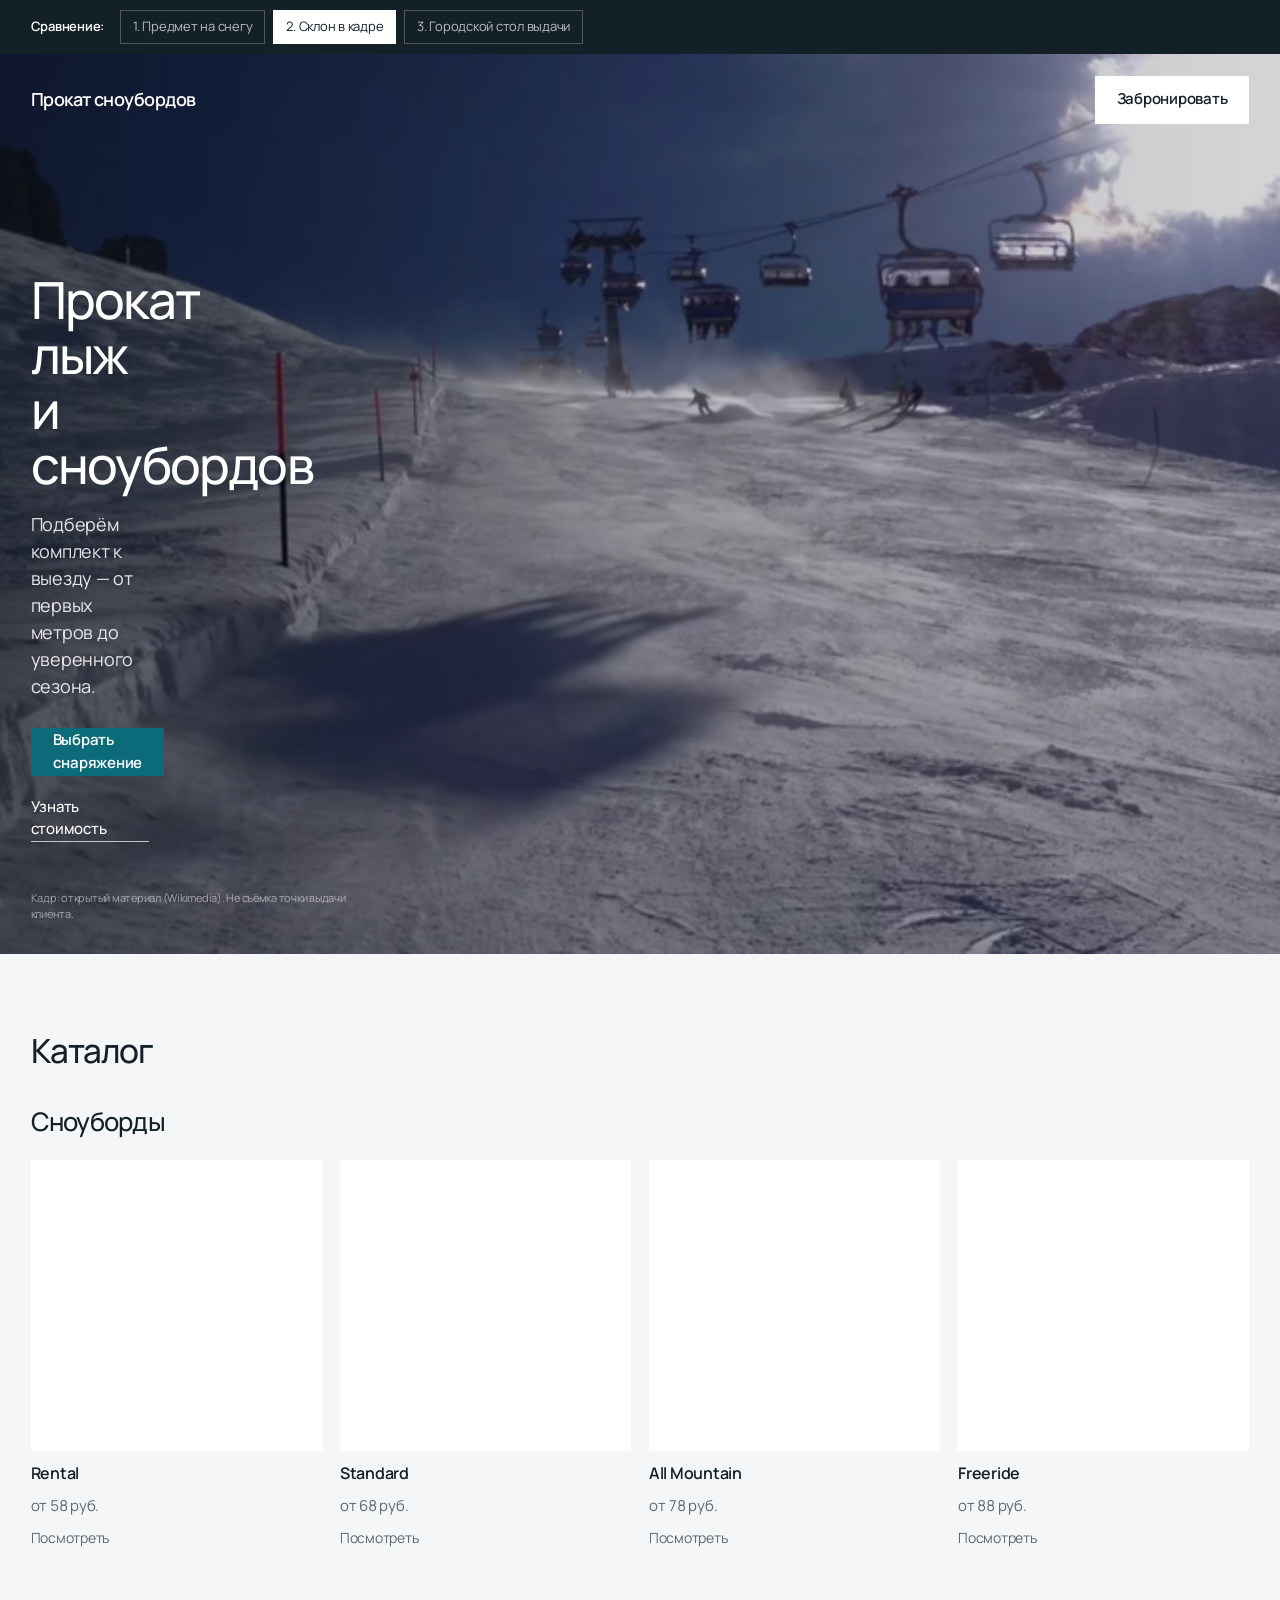
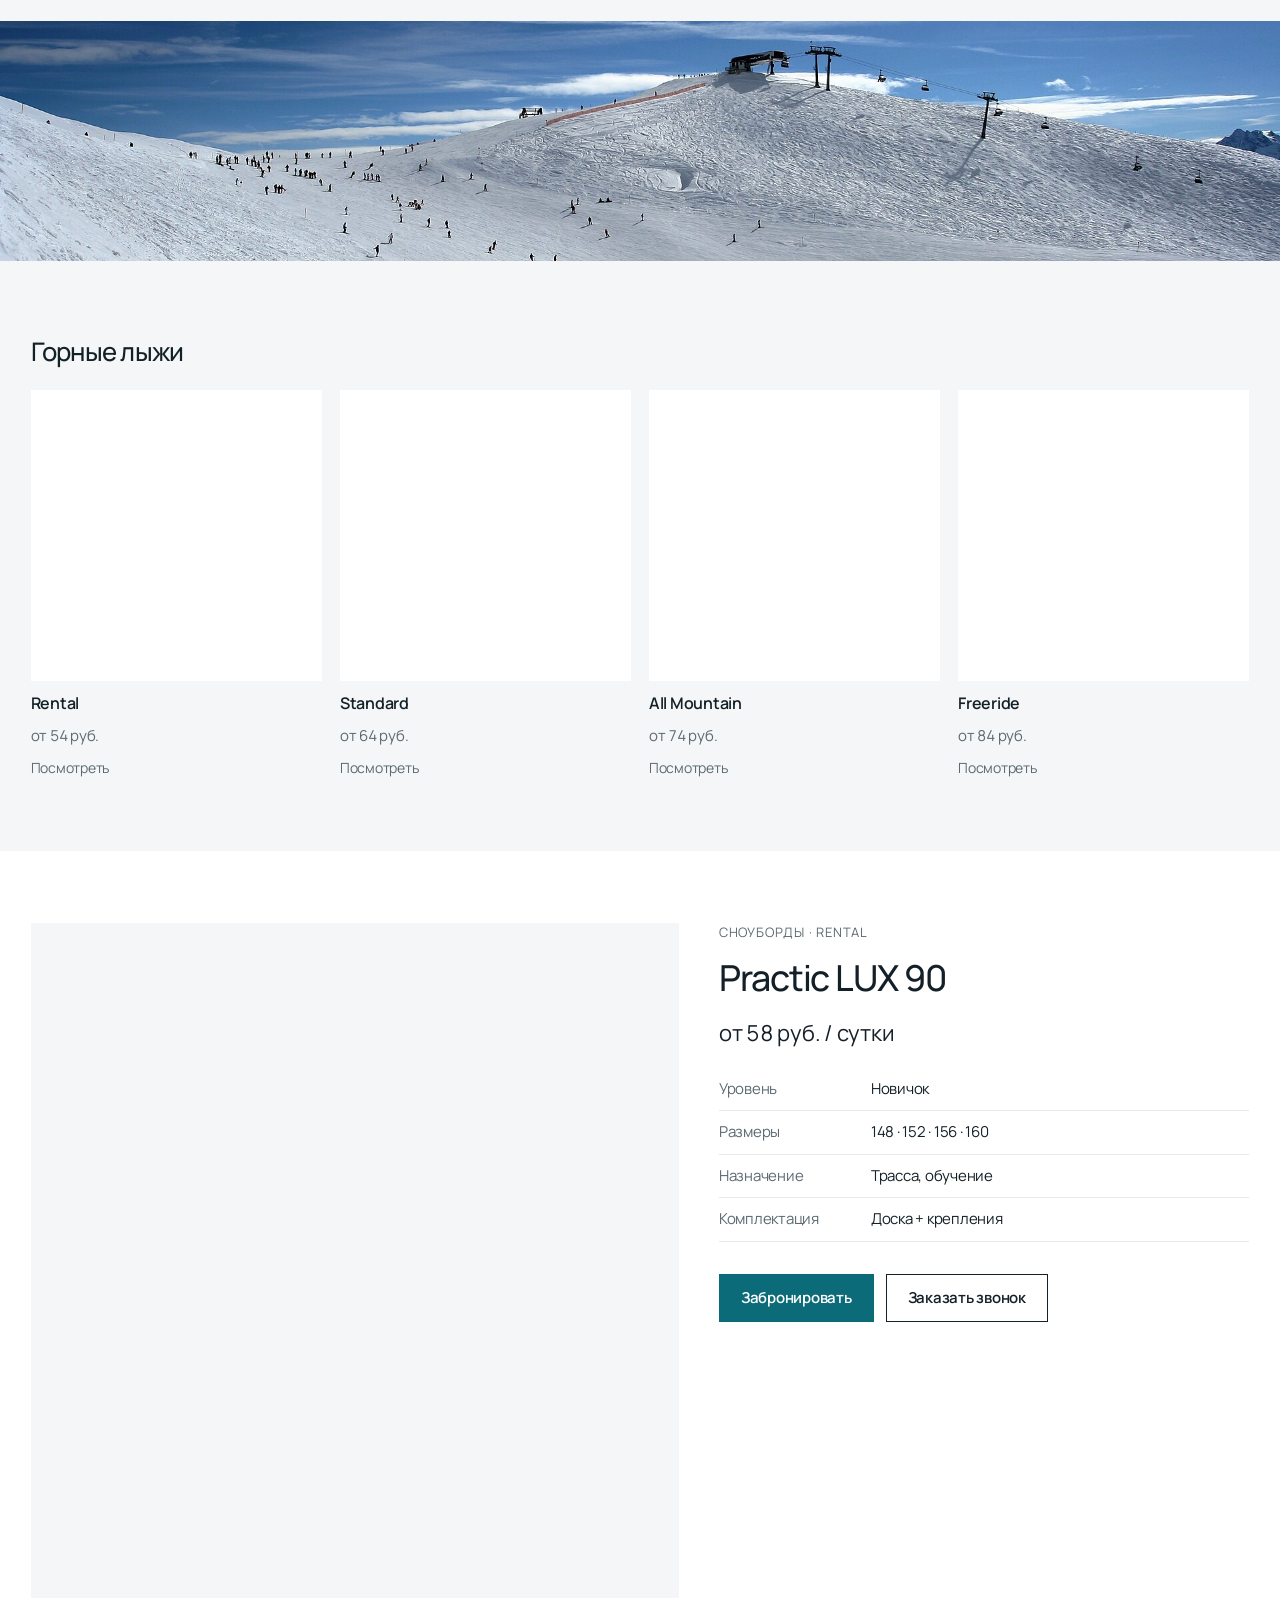
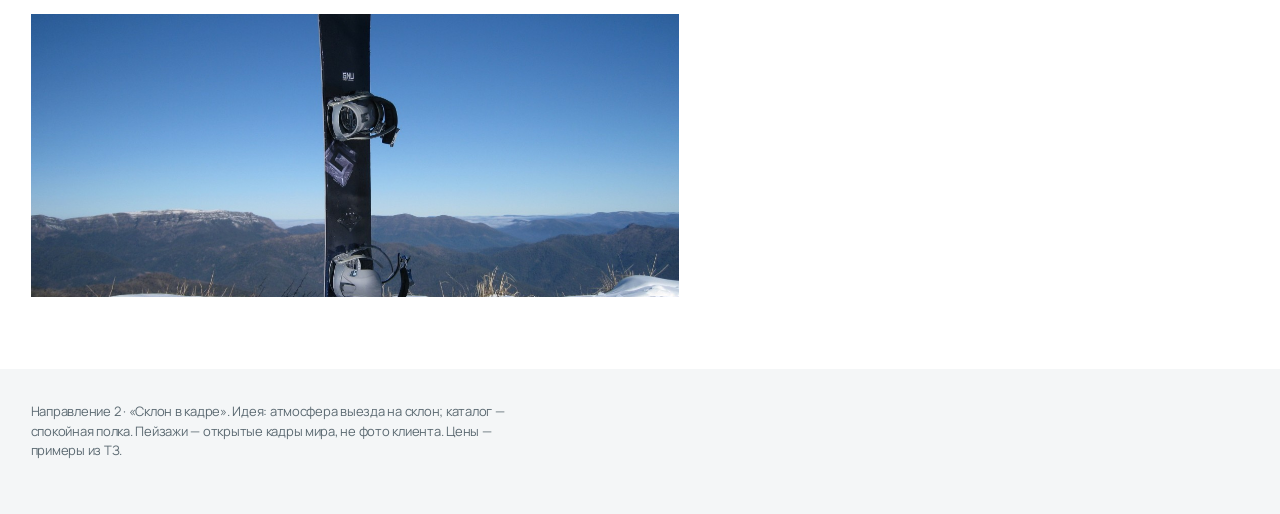
<file: direction-2.html>
<!DOCTYPE html>
<html lang="ru">
<head>
  <meta charset="utf-8">
  <meta name="viewport" content="width=device-width, initial-scale=1">
  <title>Направление 2 — Склон в кадре</title>
  <style>
    @font-face {
      font-family: Manrope;
      font-style: normal;
      font-weight: 400 700;
      font-display: swap;
      src: url("assets/fonts/manrope-cyrillic.woff2") format("woff2");
      unicode-range: U+0301, U+0400-045F, U+0490-0491, U+04B0-04B1, U+2116;
    }
    @font-face {
      font-family: Manrope;
      font-style: normal;
      font-weight: 400 700;
      font-display: swap;
      src: url("assets/fonts/manrope-latin.woff2") format("woff2");
      unicode-range: U+0000-00FF, U+0131, U+0152-0153, U+02BB-02BC, U+02C6, U+02DA, U+02DC, U+2000-206F, U+20AC, U+2122;
    }
    :root {
      --bg: #F4F6F7;
      --ink: #142028;
      --muted: #5C6A72;
      --accent: #0B6B78;
      --accent-ink: #fff;
      --m: clamp(16px, 2.4vw, 40px);
      --font: Manrope, "Segoe UI", sans-serif;
    }
    * { box-sizing: border-box; }
    body {
      margin: 0;
      background: var(--bg);
      color: var(--ink);
      font-family: var(--font);
      font-size: 17px;
      line-height: 1.5;
      letter-spacing: -0.015em;
    }
    img, video { display: block; max-width: 100%; }
    a { color: inherit; text-decoration: none; }
    .compare {
      position: sticky; top: 0; z-index: 40;
      display: flex; flex-wrap: wrap; gap: 8px; align-items: center;
      padding: 10px var(--m);
      background: #142028; color: #fff;
      font-size: 13px;
    }
    .compare strong { font-weight: 600; margin-right: 8px; }
    .compare a {
      padding: 6px 12px; border: 1px solid rgba(255,255,255,.25);
      color: rgba(255,255,255,.7);
    }
    .compare a.is-on { background: #fff; color: #142028; border-color: #fff; }
    .hero {
      position: relative;
      min-height: 100svh;
      color: #fff;
      overflow: hidden;
    }
    .hero-media {
      position: absolute; inset: 0;
    }
    .hero-media video,
    .hero-media img {
      width: 100%; height: 100%;
      object-fit: cover;
    }
    .hero-media::after {
      content: "";
      position: absolute; inset: 0;
      background: linear-gradient(90deg, rgba(10,18,24,.62) 0%, rgba(10,18,24,.28) 48%, rgba(10,18,24,.18) 100%);
    }
    .hero-top {
      position: relative; z-index: 2;
      display: flex; align-items: center; gap: 20px;
      padding: 22px var(--m);
    }
    .logo { font-size: 18px; font-weight: 600; letter-spacing: -0.03em; }
    .hero-top .spacer { flex: 1; }
    .btn {
      display: inline-flex; align-items: center; justify-content: center;
      min-height: 48px; padding: 0 22px;
      background: var(--accent); color: var(--accent-ink);
      font-size: 15px; font-weight: 600;
    }
    .btn.light {
      background: #fff; color: var(--ink);
    }
    .btn.text {
      background: transparent; color: #fff;
      min-height: auto; padding: 0;
      border-bottom: 1px solid rgba(255,255,255,.7);
      border-radius: 0;
      font-weight: 500;
    }
    .hero-copy {
      position: relative; z-index: 2;
      max-width: 18ch;
      padding: clamp(48px, 14vh, 140px) var(--m) 80px;
    }
    .hero-copy h1 {
      margin: 0 0 18px;
      font-size: clamp(2.1rem, 4vw, 3.2rem);
      font-weight: 500;
      line-height: 1.08;
      letter-spacing: -0.035em;
    }
    .hero-copy p {
      margin: 0 0 28px;
      max-width: 36ch;
      font-size: 18px;
      color: rgba(255,255,255,.88);
    }
    .hero-actions { display: flex; flex-wrap: wrap; gap: 20px; align-items: center; }
    .credit {
      position: absolute; z-index: 2;
      left: var(--m); bottom: 20px;
      font-size: 11px; color: rgba(255,255,255,.55);
      max-width: 50ch;
    }
    .section { padding: 72px var(--m); background: var(--bg); }
    .section-head {
      display: flex; align-items: baseline; justify-content: space-between;
      gap: 16px; margin-bottom: 28px;
    }
    .section-head h2 {
      margin: 0;
      font-size: clamp(1.6rem, 2.6vw, 2.2rem);
      font-weight: 500;
      letter-spacing: -0.03em;
    }
    .group + .group { margin-top: 48px; }
    .group h3 {
      margin: 0 0 18px;
      font-size: clamp(1.35rem, 2vw, 1.75rem);
      font-weight: 500;
      letter-spacing: -0.03em;
    }
    .grid4 {
      display: grid;
      grid-template-columns: repeat(4, 1fr);
      gap: 18px;
    }
    .card { display: flex; flex-direction: column; gap: 10px; }
    .card-media {
      aspect-ratio: 1;
      background: #fff;
      overflow: hidden;
    }
    .card-media img {
      width: 100%; height: 100%;
      object-fit: contain;
      mix-blend-mode: multiply;
    }
    .card h4 { margin: 0; font-size: 16px; font-weight: 600; }
    .card .price {
      margin: 0;
      font-size: 15px;
      color: var(--muted);
      font-variant-numeric: tabular-nums;
    }
    .card .more {
      font-size: 14px;
      color: var(--muted);
      border-bottom: 1px solid transparent;
    }
    .card .more:hover { color: var(--ink); border-bottom-color: currentColor; }
    .band {
      height: clamp(140px, 22vw, 240px);
      overflow: hidden;
    }
    .band img {
      width: 100%; height: 100%;
      object-fit: cover;
      object-position: center 40%;
    }
    .pdp {
      display: grid;
      grid-template-columns: 1.1fr 0.9fr;
      gap: 40px;
      padding: 72px var(--m);
      background: #fff;
    }
    .pdp-media {
      background: var(--bg);
      min-height: 520px;
      display: grid; place-items: center;
    }
    .pdp-media img { width: 78%; mix-blend-mode: multiply; }
    .lifestyle {
      margin-top: 16px;
      aspect-ratio: 16/7;
      overflow: hidden;
    }
    .lifestyle img {
      width: 100%; height: 100%;
      object-fit: cover;
    }
    .pdp-copy .cat {
      margin: 0 0 8px;
      font-size: 13px;
      letter-spacing: 0.06em;
      text-transform: uppercase;
      color: var(--muted);
    }
    .pdp-copy h2 {
      margin: 0 0 12px;
      font-size: clamp(1.7rem, 2.8vw, 2.3rem);
      font-weight: 500;
      letter-spacing: -0.03em;
    }
    .pdp-copy .from {
      margin: 0 0 28px;
      font-size: 22px;
      font-variant-numeric: tabular-nums;
    }
    .specs {
      list-style: none; margin: 0 0 32px; padding: 0;
      display: grid; gap: 10px;
    }
    .specs li {
      display: grid; grid-template-columns: 140px 1fr;
      gap: 12px; font-size: 15px;
      padding-bottom: 10px;
      border-bottom: 1px solid #E6EBEE;
    }
    .specs span { color: var(--muted); }
    .actions { display: flex; flex-wrap: wrap; gap: 12px; }
    .btn.ghost {
      background: transparent; color: var(--ink);
      box-shadow: inset 0 0 0 1px var(--ink);
    }
    .note-bar {
      padding: 20px var(--m) 40px;
      font-size: 13px;
      color: var(--muted);
      max-width: 70ch;
    }
    @media (max-width: 900px) {
      .hero { min-height: auto; }
      .hero-media { position: relative; height: 62svh; }
      .hero-media::after {
        background: linear-gradient(180deg, rgba(10,18,24,.35) 0%, rgba(10,18,24,.55) 100%);
      }
      .hero-top { position: absolute; top: 0; left: 0; right: 0; }
      .hero-copy {
        margin-top: -72px;
        padding: 0 var(--m) 40px;
        max-width: none;
        color: var(--ink);
      }
      .hero-copy p { color: var(--muted); }
      .btn.text { color: var(--ink); border-bottom-color: rgba(20,32,40,.45); }
      .credit { display: none; }
      .grid4 { grid-template-columns: 1fr 1fr; }
      .pdp { grid-template-columns: 1fr; }
      .pdp-media { min-height: 340px; }
    }
    @media (max-width: 560px) {
      .grid4 { grid-template-columns: 1fr; }
    }
  </style>
</head>
<body>
  <nav class="compare" aria-label="Сравнение направлений">
    <strong>Сравнение:</strong>
    <a href="direction-1.html">1. Предмет на снегу</a>
    <a class="is-on" href="direction-2.html">2. Склон в кадре</a>
    <a href="direction-3.html">3. Городской стол выдачи</a>
  </nav>

  <section class="hero" aria-label="Hero">
    <div class="hero-media">
      <video autoplay muted loop playsinline preload="metadata" poster="assets/photos/skiing-in-engelberg-titlis-poster.jpg" width="854" height="480" aria-hidden="true">
        <source src="assets/photos/skiing-in-engelberg-titlis.webm" type="video/webm">
      </video>
    </div>
    <div class="hero-top">
      <a class="logo" href="direction-2.html">Прокат сноубордов</a>
      <span class="spacer"></span>
      <a class="btn light" href="#pdp">Забронировать</a>
    </div>
    <div class="hero-copy">
      <h1>Прокат лыж и сноубордов</h1>
      <p>Подберём комплект к выезду — от первых метров до уверенного сезона.</p>
      <div class="hero-actions">
        <a class="btn" href="#katalog">Выбрать снаряжение</a>
        <a class="btn text" href="#katalog">Узнать стоимость</a>
      </div>
    </div>
    <p class="credit">Кадр: открытый материал (Wikimedia). Не съёмка точки выдачи клиента.</p>
  </section>

  <section class="section" id="katalog">
    <div class="section-head">
      <h2>Каталог</h2>
    </div>

    <div class="group">
      <h3>Сноуборды</h3>
      <div class="grid4">
        <article class="card">
          <div class="card-media"><img src="assets/gear/snowboard-rental.jpg" alt=""></div>
          <h4>Rental</h4>
          <p class="price">от 58 руб.</p>
          <a class="more" href="#pdp">Посмотреть</a>
        </article>
        <article class="card">
          <div class="card-media"><img src="assets/gear/snowboard-standard.jpg" alt=""></div>
          <h4>Standard</h4>
          <p class="price">от 68 руб.</p>
          <a class="more" href="#pdp">Посмотреть</a>
        </article>
        <article class="card">
          <div class="card-media"><img src="assets/gear/snowboard-allmountain.jpg" alt=""></div>
          <h4>All Mountain</h4>
          <p class="price">от 78 руб.</p>
          <a class="more" href="#pdp">Посмотреть</a>
        </article>
        <article class="card">
          <div class="card-media"><img src="assets/gear/snowboard-freeride.jpg" alt=""></div>
          <h4>Freeride</h4>
          <p class="price">от 88 руб.</p>
          <a class="more" href="#pdp">Посмотреть</a>
        </article>
      </div>
    </div>
  </section>

  <div class="band" aria-hidden="true">
    <img src="assets/photos/rastkogel-ski-slope.jpg" alt="" width="1920" height="1280">
  </div>

  <section class="section">
    <div class="group">
      <h3>Горные лыжи</h3>
      <div class="grid4">
        <article class="card">
          <div class="card-media"><img src="assets/gear/skis-rental.jpg" alt=""></div>
          <h4>Rental</h4>
          <p class="price">от 54 руб.</p>
          <a class="more" href="#pdp">Посмотреть</a>
        </article>
        <article class="card">
          <div class="card-media"><img src="assets/gear/skis-standard.jpg" alt=""></div>
          <h4>Standard</h4>
          <p class="price">от 64 руб.</p>
          <a class="more" href="#pdp">Посмотреть</a>
        </article>
        <article class="card">
          <div class="card-media"><img src="assets/gear/skis-allmountain.jpg" alt=""></div>
          <h4>All Mountain</h4>
          <p class="price">от 74 руб.</p>
          <a class="more" href="#pdp">Посмотреть</a>
        </article>
        <article class="card">
          <div class="card-media"><img src="assets/gear/skis-freeride.jpg" alt=""></div>
          <h4>Freeride</h4>
          <p class="price">от 84 руб.</p>
          <a class="more" href="#pdp">Посмотреть</a>
        </article>
      </div>
    </div>
  </section>

  <section class="pdp" id="pdp" aria-label="Карточка товара">
    <div>
      <div class="pdp-media">
        <img src="assets/gear/snowboard-rental.jpg" alt="Practic LUX 90">
      </div>
      <div class="lifestyle">
        <img src="assets/photos/snowboard-in-the-snow-2008.jpg" alt="Сноуборд в снегу — атмосферный кадр" width="1280" height="960">
      </div>
    </div>
    <div class="pdp-copy">
      <p class="cat">Сноуборды · Rental</p>
      <h2>Practic LUX 90</h2>
      <p class="from">от 58 руб. / сутки</p>
      <ul class="specs">
        <li><span>Уровень</span> Новичок</li>
        <li><span>Размеры</span> 148 · 152 · 156 · 160</li>
        <li><span>Назначение</span> Трасса, обучение</li>
        <li><span>Комплектация</span> Доска + крепления</li>
      </ul>
      <div class="actions">
        <a class="btn" href="#pdp">Забронировать</a>
        <a class="btn ghost" href="#pdp">Заказать звонок</a>
      </div>
    </div>
  </section>

  <p class="note-bar">
    Направление 2 · «Склон в кадре». Идея: атмосфера выезда на склон; каталог — спокойная полка. Пейзажи — открытые кадры мира, не фото клиента. Цены — примеры из ТЗ.
  </p>
</body>
</html>
</file>
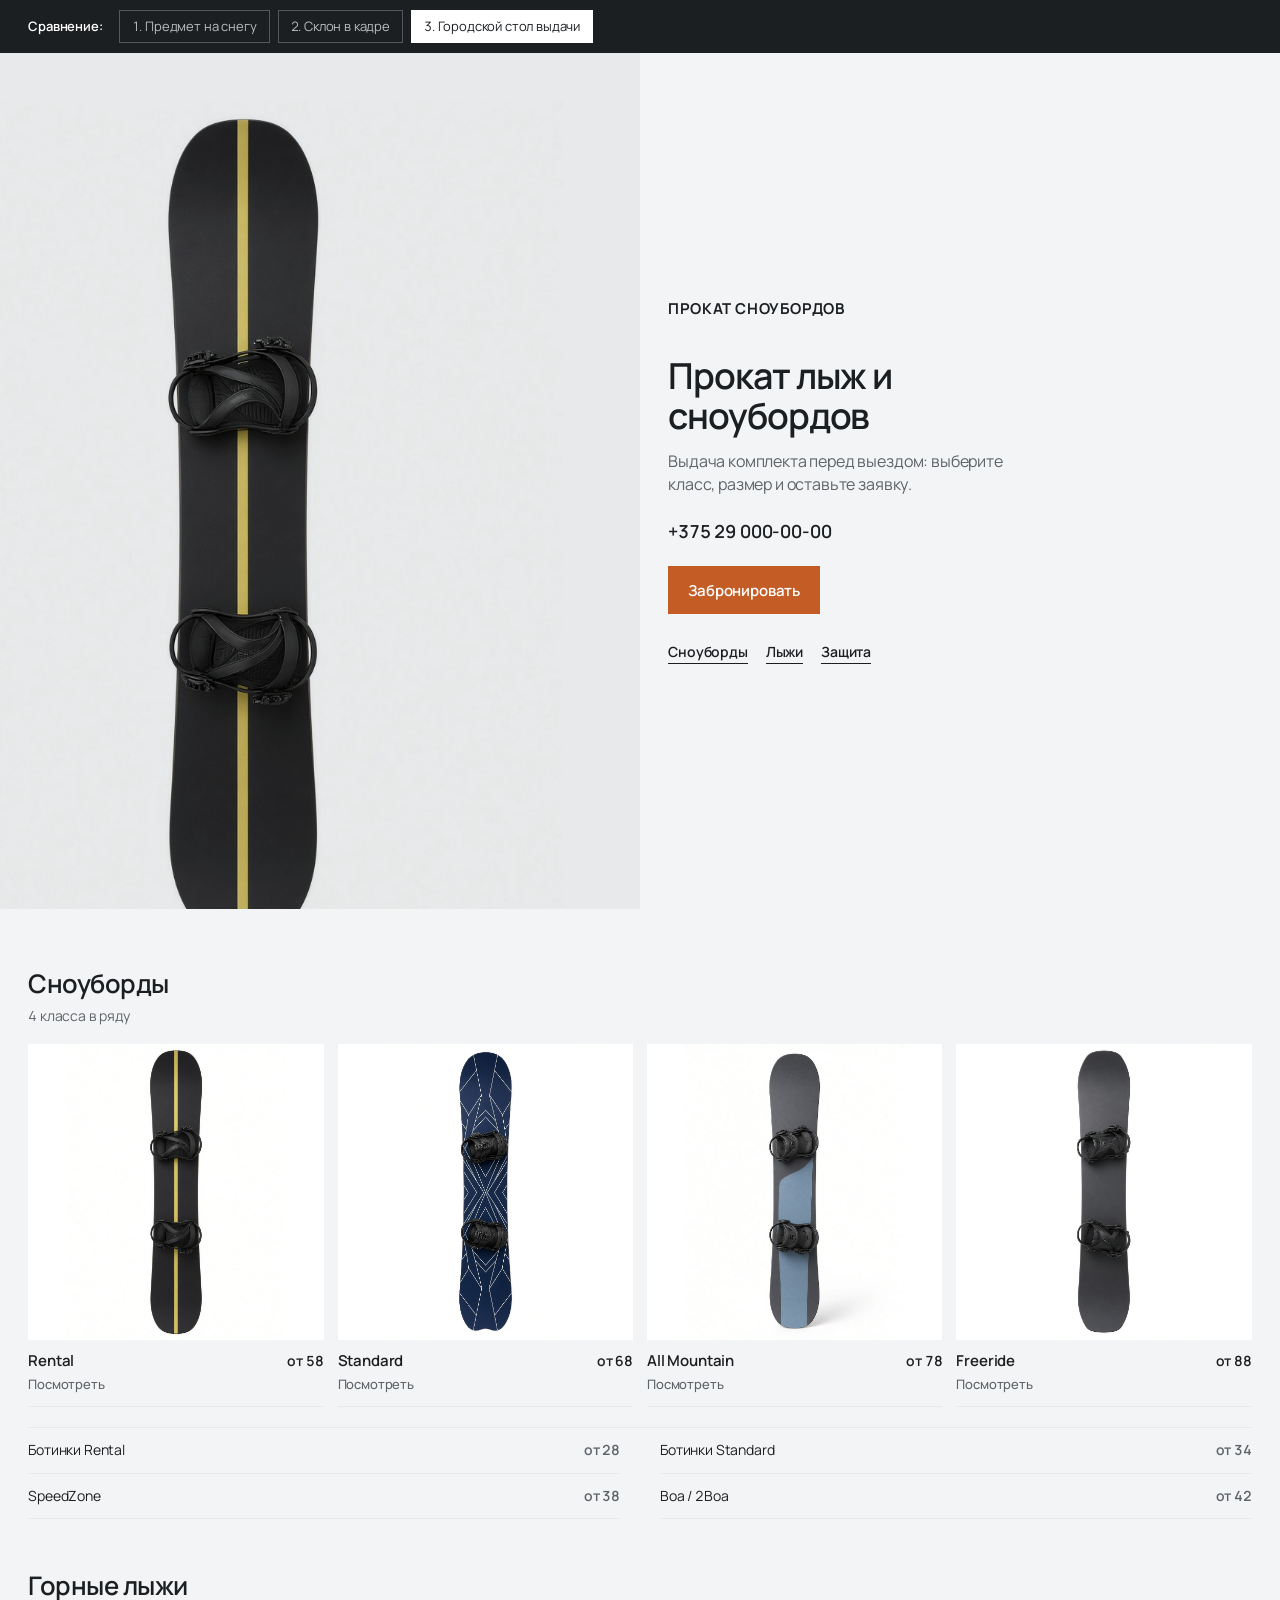
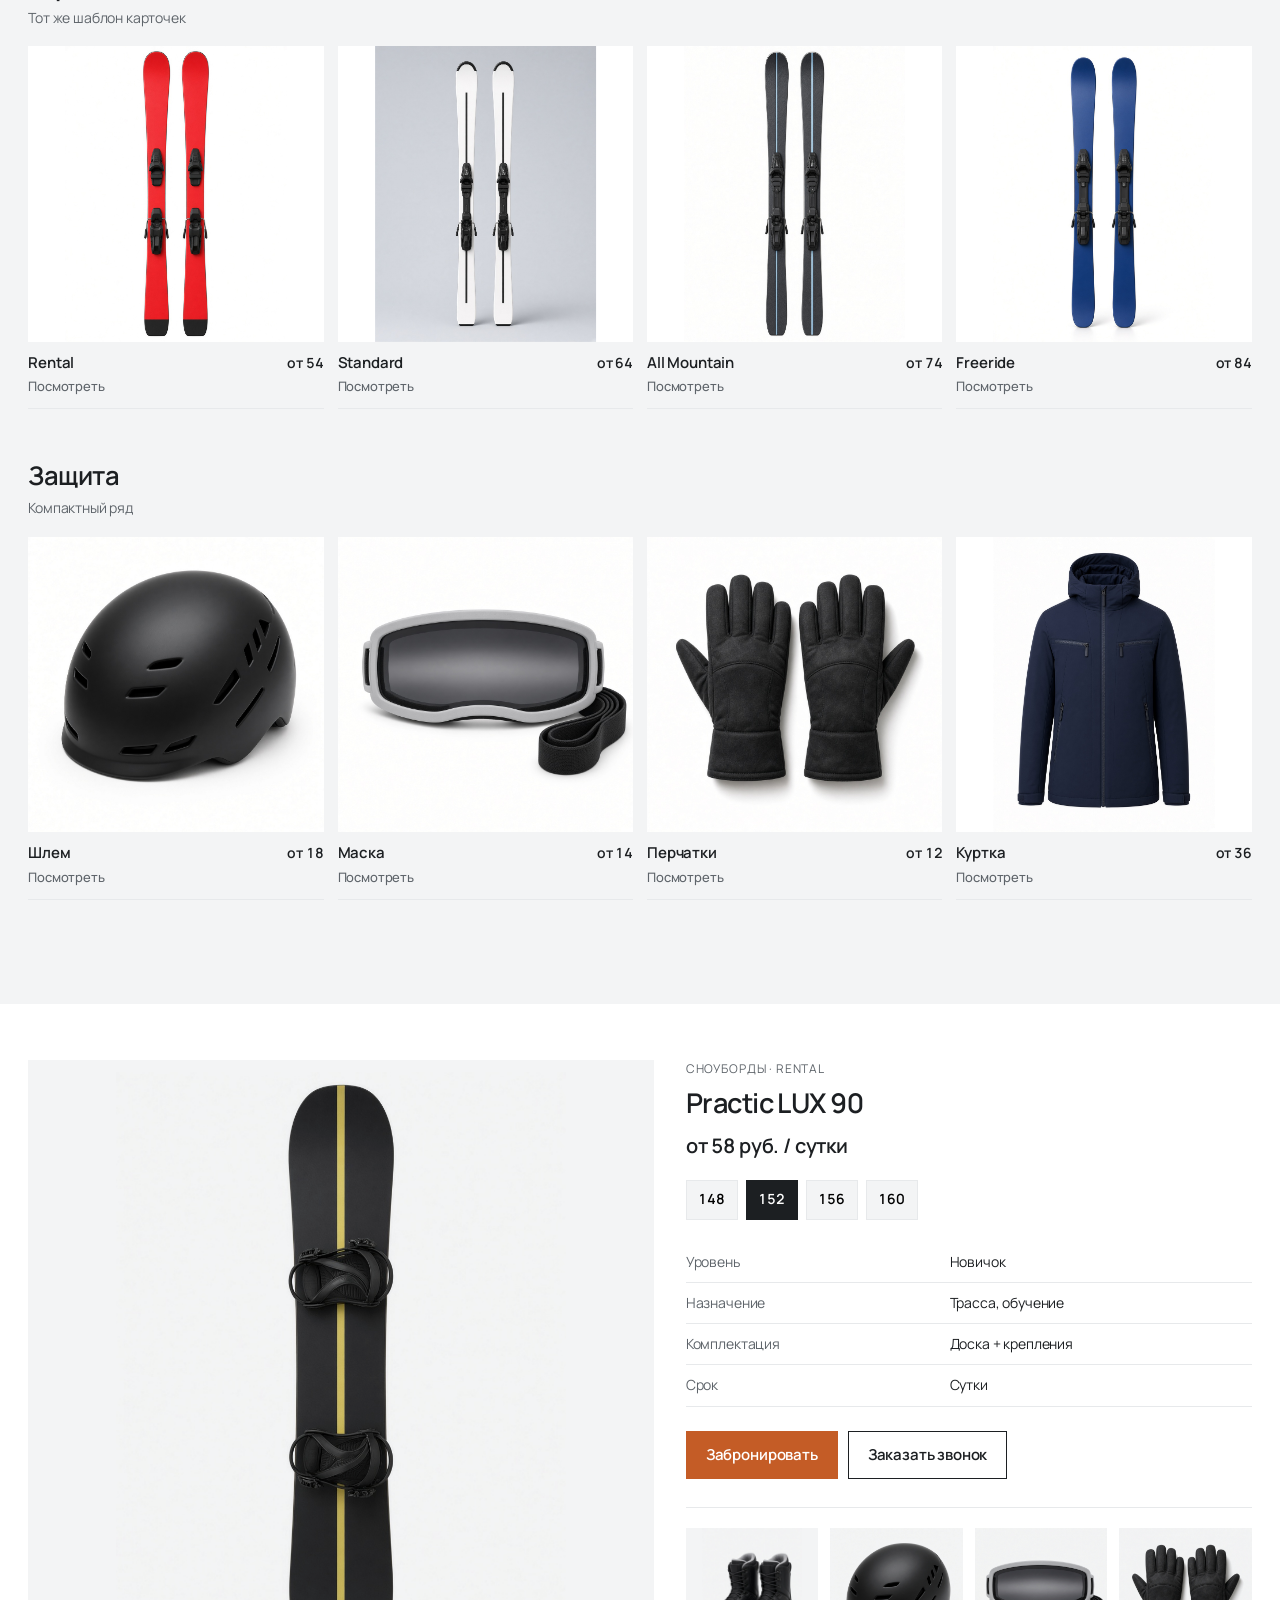
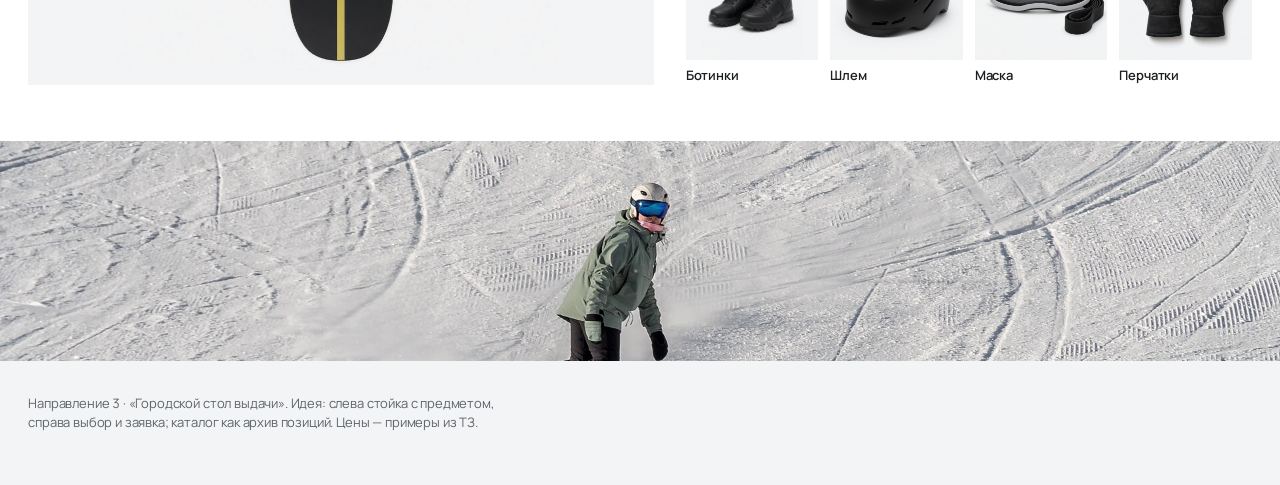
<file: direction-3.html>
<!DOCTYPE html>
<html lang="ru">
<head>
  <meta charset="utf-8">
  <meta name="viewport" content="width=device-width, initial-scale=1">
  <title>Направление 3 — Городской стол выдачи</title>
  <style>
    @font-face {
      font-family: Manrope;
      font-style: normal;
      font-weight: 400 700;
      font-display: swap;
      src: url("assets/fonts/manrope-cyrillic.woff2") format("woff2");
      unicode-range: U+0301, U+0400-045F, U+0490-0491, U+04B0-04B1, U+2116;
    }
    @font-face {
      font-family: Manrope;
      font-style: normal;
      font-weight: 400 700;
      font-display: swap;
      src: url("assets/fonts/manrope-latin.woff2") format("woff2");
      unicode-range: U+0000-00FF, U+0131, U+0152-0153, U+02BB-02BC, U+02C6, U+02DA, U+02DC, U+2000-206F, U+20AC, U+2122;
    }
    :root {
      --bg: #F3F4F5;
      --surface: #E7E9EB;
      --ink: #1C1F22;
      --muted: #5E646A;
      --accent: #C45C26;
      --accent-ink: #fff;
      --m: clamp(16px, 2.2vw, 32px);
      --font: Manrope, "Segoe UI", sans-serif;
    }
    * { box-sizing: border-box; }
    body {
      margin: 0;
      background: var(--bg);
      color: var(--ink);
      font-family: var(--font);
      font-size: 16px;
      line-height: 1.45;
      letter-spacing: -0.01em;
      font-variant-numeric: tabular-nums;
    }
    img { display: block; max-width: 100%; }
    a { color: inherit; text-decoration: none; }
    .compare {
      position: sticky; top: 0; z-index: 50;
      display: flex; flex-wrap: wrap; gap: 8px; align-items: center;
      padding: 10px var(--m);
      background: #1C1F22; color: #fff;
      font-size: 13px;
    }
    .compare strong { font-weight: 600; margin-right: 8px; }
    .compare a {
      padding: 6px 12px; border: 1px solid rgba(255,255,255,.25);
      color: rgba(255,255,255,.7);
    }
    .compare a.is-on { background: #fff; color: #1C1F22; border-color: #fff; }
    .desk {
      display: grid;
      grid-template-columns: 1fr 1fr;
      min-height: calc(100svh - 44px);
    }
    .desk-stage {
      position: sticky;
      top: 44px;
      height: calc(100svh - 44px);
      background: var(--surface);
      overflow: hidden;
    }
    .desk-stage img {
      position: absolute;
      inset: 0;
      width: 130%;
      height: 130%;
      object-fit: contain;
      object-position: 50% 45%;
      left: -12%;
      top: -8%;
      mix-blend-mode: multiply;
      opacity: 0;
      transition: opacity .6s ease;
    }
    .desk-stage img.is-on { opacity: 1; }
    .desk-copy {
      padding: clamp(28px, 5vw, 56px) var(--m);
      display: flex;
      flex-direction: column;
      justify-content: center;
      gap: 0;
      background: var(--bg);
    }
    .logo {
      font-size: 15px;
      font-weight: 700;
      letter-spacing: 0.04em;
      text-transform: uppercase;
      margin-bottom: 36px;
    }
    .desk-copy h1 {
      margin: 0 0 14px;
      font-size: clamp(1.7rem, 2.8vw, 2.35rem);
      font-weight: 600;
      line-height: 1.12;
      letter-spacing: -0.03em;
      max-width: 14ch;
    }
    .desk-copy .lead {
      margin: 0 0 22px;
      max-width: 38ch;
      color: var(--muted);
      font-size: 16px;
    }
    .phone {
      display: block;
      margin-bottom: 22px;
      font-size: 18px;
      font-weight: 600;
    }
    .btn {
      display: inline-flex; align-items: center; justify-content: center;
      min-height: 48px; padding: 0 20px;
      background: var(--accent); color: var(--accent-ink);
      font-size: 15px; font-weight: 600;
      width: fit-content;
    }
    .anchors {
      display: flex; flex-wrap: wrap; gap: 10px 18px;
      margin-top: 28px;
      font-size: 14px;
      font-weight: 600;
    }
    .anchors a { border-bottom: 1px solid currentColor; }
    .section { padding: 56px var(--m); }
    .group { margin-bottom: 48px; }
    .group-head {
      display: grid;
      grid-template-columns: minmax(140px, 220px) 1fr;
      gap: 24px;
      align-items: start;
      margin-bottom: 18px;
    }
    .group-head h2 {
      margin: 0;
      font-size: clamp(1.35rem, 2vw, 1.7rem);
      font-weight: 600;
      letter-spacing: -0.02em;
    }
    .group-head p {
      margin: 4px 0 0;
      font-size: 14px;
      color: var(--muted);
    }
    .grid4 {
      display: grid;
      grid-template-columns: repeat(4, 1fr);
      gap: 14px;
    }
    .card {
      display: grid;
      grid-template-rows: auto 1fr;
      gap: 10px;
      padding-bottom: 12px;
      border-bottom: 1px solid var(--surface);
    }
    .card-media {
      aspect-ratio: 1;
      background: #fff;
      overflow: hidden;
    }
    .card-media img {
      width: 100%; height: 100%;
      object-fit: contain;
      mix-blend-mode: multiply;
    }
    .card-meta {
      display: grid;
      grid-template-columns: 1fr auto;
      gap: 4px 10px;
      align-items: baseline;
    }
    .card h3 {
      margin: 0;
      font-size: 15px;
      font-weight: 600;
      grid-column: 1;
    }
    .card .price {
      margin: 0;
      font-size: 14px;
      font-weight: 600;
      grid-column: 2;
      grid-row: 1;
    }
    .card .more {
      grid-column: 1 / -1;
      font-size: 13px;
      color: var(--muted);
      font-weight: 500;
    }
    .archive {
      display: grid;
      grid-template-columns: 1fr 1fr;
      gap: 0 40px;
      margin-top: 20px;
      border-top: 1px solid var(--surface);
    }
    .archive a {
      display: grid;
      grid-template-columns: 1fr auto;
      gap: 12px;
      padding: 12px 0;
      border-bottom: 1px solid var(--surface);
      font-size: 14px;
    }
    .archive span:last-child { color: var(--muted); font-weight: 600; }
    .pdp {
      display: grid;
      grid-template-columns: 1.05fr 0.95fr;
      gap: 32px;
      padding: 56px var(--m);
      background: #fff;
    }
    .pdp-media {
      min-height: 480px;
      background: var(--bg);
      display: grid; place-items: center;
    }
    .pdp-media img { width: 72%; mix-blend-mode: multiply; }
    .pdp-side {
      position: sticky;
      top: 64px;
      align-self: start;
    }
    .pdp-side .cat {
      margin: 0 0 6px;
      font-size: 12px;
      letter-spacing: 0.07em;
      text-transform: uppercase;
      color: var(--muted);
    }
    .pdp-side h2 {
      margin: 0 0 8px;
      font-size: 1.7rem;
      font-weight: 600;
      letter-spacing: -0.02em;
    }
    .pdp-side .from {
      margin: 0 0 20px;
      font-size: 20px;
      font-weight: 600;
    }
    .sizes {
      display: flex; flex-wrap: wrap; gap: 8px;
      margin-bottom: 22px;
    }
    .sizes button {
      min-width: 52px; min-height: 40px;
      border: 1px solid var(--surface);
      background: var(--bg);
      font: inherit;
      font-size: 14px;
      font-weight: 600;
      cursor: pointer;
    }
    .sizes button.is-on {
      border-color: var(--ink);
      background: var(--ink);
      color: #fff;
    }
    .specs {
      list-style: none; margin: 0 0 24px; padding: 0;
    }
    .specs li {
      display: grid;
      grid-template-columns: 1fr 1.2fr;
      gap: 12px;
      padding: 10px 0;
      border-bottom: 1px solid var(--surface);
      font-size: 14px;
    }
    .specs span { color: var(--muted); }
    .actions { display: flex; flex-wrap: wrap; gap: 10px; }
    .btn.ghost {
      background: transparent; color: var(--ink);
      box-shadow: inset 0 0 0 1px var(--ink);
    }
    .related {
      display: grid;
      grid-template-columns: repeat(4, 1fr);
      gap: 12px;
      margin-top: 28px;
      padding-top: 20px;
      border-top: 1px solid var(--surface);
    }
    .related a {
      display: grid; gap: 6px;
      font-size: 13px; font-weight: 600;
    }
    .related span {
      aspect-ratio: 1; background: var(--bg); overflow: hidden;
    }
    .related img {
      width: 100%; height: 100%;
      object-fit: contain;
      mix-blend-mode: multiply;
    }
    .footer-shot {
      height: 220px;
      overflow: hidden;
    }
    .footer-shot img {
      width: 100%; height: 100%;
      object-fit: cover;
      filter: grayscale(0.15);
    }
    .note-bar {
      padding: 20px var(--m) 40px;
      font-size: 13px;
      color: var(--muted);
      max-width: 70ch;
    }
    @media (max-width: 900px) {
      .desk { grid-template-columns: 1fr; min-height: auto; }
      .desk-stage {
        position: relative; top: auto;
        height: 45svh;
      }
      .group-head { grid-template-columns: 1fr; gap: 8px; }
      .grid4 { grid-template-columns: 1fr 1fr; }
      .archive { grid-template-columns: 1fr; }
      .pdp { grid-template-columns: 1fr; }
      .pdp-side { position: static; }
      .pdp-media { min-height: 320px; }
      .related { grid-template-columns: repeat(2, 1fr); }
    }
    @media (max-width: 560px) {
      .grid4 { grid-template-columns: 1fr; }
    }
  </style>
</head>
<body>
  <nav class="compare" aria-label="Сравнение направлений">
    <strong>Сравнение:</strong>
    <a href="direction-1.html">1. Предмет на снегу</a>
    <a href="direction-2.html">2. Склон в кадре</a>
    <a class="is-on" href="direction-3.html">3. Городской стол выдачи</a>
  </nav>

  <section class="desk" aria-label="Hero — стол выдачи">
    <div class="desk-stage" data-stage>
      <img class="is-on" src="assets/gear/snowboard-rental.jpg" alt="Сноуборд на стойке" width="800" height="1000">
      <img src="assets/gear/skis-rental.jpg" alt="Лыжи на стойке" width="800" height="1000">
      <img src="assets/gear/helmet.jpg" alt="Шлем на стойке" width="800" height="1000">
    </div>
    <div class="desk-copy">
      <a class="logo" href="direction-3.html">Прокат сноубордов</a>
      <h1>Прокат лыж и сноубордов</h1>
      <p class="lead">Выдача комплекта перед выездом: выберите класс, размер и оставьте заявку.</p>
      <a class="phone" href="tel:+375290000000">+375 29 000-00-00</a>
      <a class="btn" href="#pdp">Забронировать</a>
      <nav class="anchors" aria-label="Группы каталога">
        <a href="#snow">Сноуборды</a>
        <a href="#ski">Лыжи</a>
        <a href="#protect">Защита</a>
      </nav>
    </div>
  </section>

  <section class="section" id="katalog">
    <div class="group" id="snow">
      <div class="group-head">
        <div>
          <h2>Сноуборды</h2>
          <p>4 класса в ряду</p>
        </div>
      </div>
      <div class="grid4">
        <article class="card">
          <div class="card-media"><img src="assets/gear/snowboard-rental.jpg" alt=""></div>
          <div class="card-meta">
            <h3>Rental</h3>
            <p class="price">от 58</p>
            <a class="more" href="#pdp">Посмотреть</a>
          </div>
        </article>
        <article class="card">
          <div class="card-media"><img src="assets/gear/snowboard-standard.jpg" alt=""></div>
          <div class="card-meta">
            <h3>Standard</h3>
            <p class="price">от 68</p>
            <a class="more" href="#pdp">Посмотреть</a>
          </div>
        </article>
        <article class="card">
          <div class="card-media"><img src="assets/gear/snowboard-allmountain.jpg" alt=""></div>
          <div class="card-meta">
            <h3>All Mountain</h3>
            <p class="price">от 78</p>
            <a class="more" href="#pdp">Посмотреть</a>
          </div>
        </article>
        <article class="card">
          <div class="card-media"><img src="assets/gear/snowboard-freeride.jpg" alt=""></div>
          <div class="card-meta">
            <h3>Freeride</h3>
            <p class="price">от 88</p>
            <a class="more" href="#pdp">Посмотреть</a>
          </div>
        </article>
      </div>
      <div class="archive" aria-label="Дополнительные позиции без фото">
        <a href="#pdp"><span>Ботинки Rental</span><span>от 28</span></a>
        <a href="#pdp"><span>Ботинки Standard</span><span>от 34</span></a>
        <a href="#pdp"><span>SpeedZone</span><span>от 38</span></a>
        <a href="#pdp"><span>Boa / 2Boa</span><span>от 42</span></a>
      </div>
    </div>

    <div class="group" id="ski">
      <div class="group-head">
        <div>
          <h2>Горные лыжи</h2>
          <p>Тот же шаблон карточек</p>
        </div>
      </div>
      <div class="grid4">
        <article class="card">
          <div class="card-media"><img src="assets/gear/skis-rental.jpg" alt=""></div>
          <div class="card-meta">
            <h3>Rental</h3>
            <p class="price">от 54</p>
            <a class="more" href="#pdp">Посмотреть</a>
          </div>
        </article>
        <article class="card">
          <div class="card-media"><img src="assets/gear/skis-standard.jpg" alt=""></div>
          <div class="card-meta">
            <h3>Standard</h3>
            <p class="price">от 64</p>
            <a class="more" href="#pdp">Посмотреть</a>
          </div>
        </article>
        <article class="card">
          <div class="card-media"><img src="assets/gear/skis-allmountain.jpg" alt=""></div>
          <div class="card-meta">
            <h3>All Mountain</h3>
            <p class="price">от 74</p>
            <a class="more" href="#pdp">Посмотреть</a>
          </div>
        </article>
        <article class="card">
          <div class="card-media"><img src="assets/gear/skis-freeride.jpg" alt=""></div>
          <div class="card-meta">
            <h3>Freeride</h3>
            <p class="price">от 84</p>
            <a class="more" href="#pdp">Посмотреть</a>
          </div>
        </article>
      </div>
    </div>

    <div class="group" id="protect">
      <div class="group-head">
        <div>
          <h2>Защита</h2>
          <p>Компактный ряд</p>
        </div>
      </div>
      <div class="grid4">
        <article class="card">
          <div class="card-media"><img src="assets/gear/helmet.jpg" alt=""></div>
          <div class="card-meta">
            <h3>Шлем</h3>
            <p class="price">от 18</p>
            <a class="more" href="#pdp">Посмотреть</a>
          </div>
        </article>
        <article class="card">
          <div class="card-media"><img src="assets/gear/goggles.jpg" alt=""></div>
          <div class="card-meta">
            <h3>Маска</h3>
            <p class="price">от 14</p>
            <a class="more" href="#pdp">Посмотреть</a>
          </div>
        </article>
        <article class="card">
          <div class="card-media"><img src="assets/gear/gloves.jpg" alt=""></div>
          <div class="card-meta">
            <h3>Перчатки</h3>
            <p class="price">от 12</p>
            <a class="more" href="#pdp">Посмотреть</a>
          </div>
        </article>
        <article class="card">
          <div class="card-media"><img src="assets/gear/jacket.jpg" alt=""></div>
          <div class="card-meta">
            <h3>Куртка</h3>
            <p class="price">от 36</p>
            <a class="more" href="#pdp">Посмотреть</a>
          </div>
        </article>
      </div>
    </div>
  </section>

  <section class="pdp" id="pdp" aria-label="Карточка товара">
    <div class="pdp-media">
      <img src="assets/gear/snowboard-rental.jpg" alt="Practic LUX 90">
    </div>
    <div class="pdp-side">
      <p class="cat">Сноуборды · Rental</p>
      <h2>Practic LUX 90</h2>
      <p class="from">от 58 руб. / сутки</p>
      <div class="sizes" role="group" aria-label="Размеры">
        <button type="button">148</button>
        <button type="button" class="is-on">152</button>
        <button type="button">156</button>
        <button type="button">160</button>
      </div>
      <ul class="specs">
        <li><span>Уровень</span> Новичок</li>
        <li><span>Назначение</span> Трасса, обучение</li>
        <li><span>Комплектация</span> Доска + крепления</li>
        <li><span>Срок</span> Сутки</li>
      </ul>
      <div class="actions">
        <a class="btn" href="#pdp">Забронировать</a>
        <a class="btn ghost" href="#pdp">Заказать звонок</a>
      </div>
      <div class="related" aria-label="Похожие">
        <a href="#pdp"><span><img src="assets/gear/boots.jpg" alt=""></span>Ботинки</a>
        <a href="#pdp"><span><img src="assets/gear/helmet.jpg" alt=""></span>Шлем</a>
        <a href="#pdp"><span><img src="assets/gear/goggles.jpg" alt=""></span>Маска</a>
        <a href="#pdp"><span><img src="assets/gear/gloves.jpg" alt=""></span>Перчатки</a>
      </div>
    </div>
  </section>

  <div class="footer-shot" aria-hidden="true">
    <img src="assets/photos/ski-resort-soelden-p1032612.jpg" alt="" width="1920" height="1440">
  </div>

  <p class="note-bar">
    Направление 3 · «Городской стол выдачи». Идея: слева стойка с предметом, справа выбор и заявка; каталог как архив позиций. Цены — примеры из ТЗ.
  </p>

  <script>
    (function () {
      var stage = document.querySelector("[data-stage]");
      if (!stage) return;
      var frames = Array.prototype.slice.call(stage.querySelectorAll("img"));
      if (frames.length < 2) return;
      var i = 0;
      setInterval(function () {
        frames[i].classList.remove("is-on");
        i = (i + 1) % frames.length;
        frames[i].classList.add("is-on");
      }, 3200);
    })();
  </script>
</body>
</html>
</file>
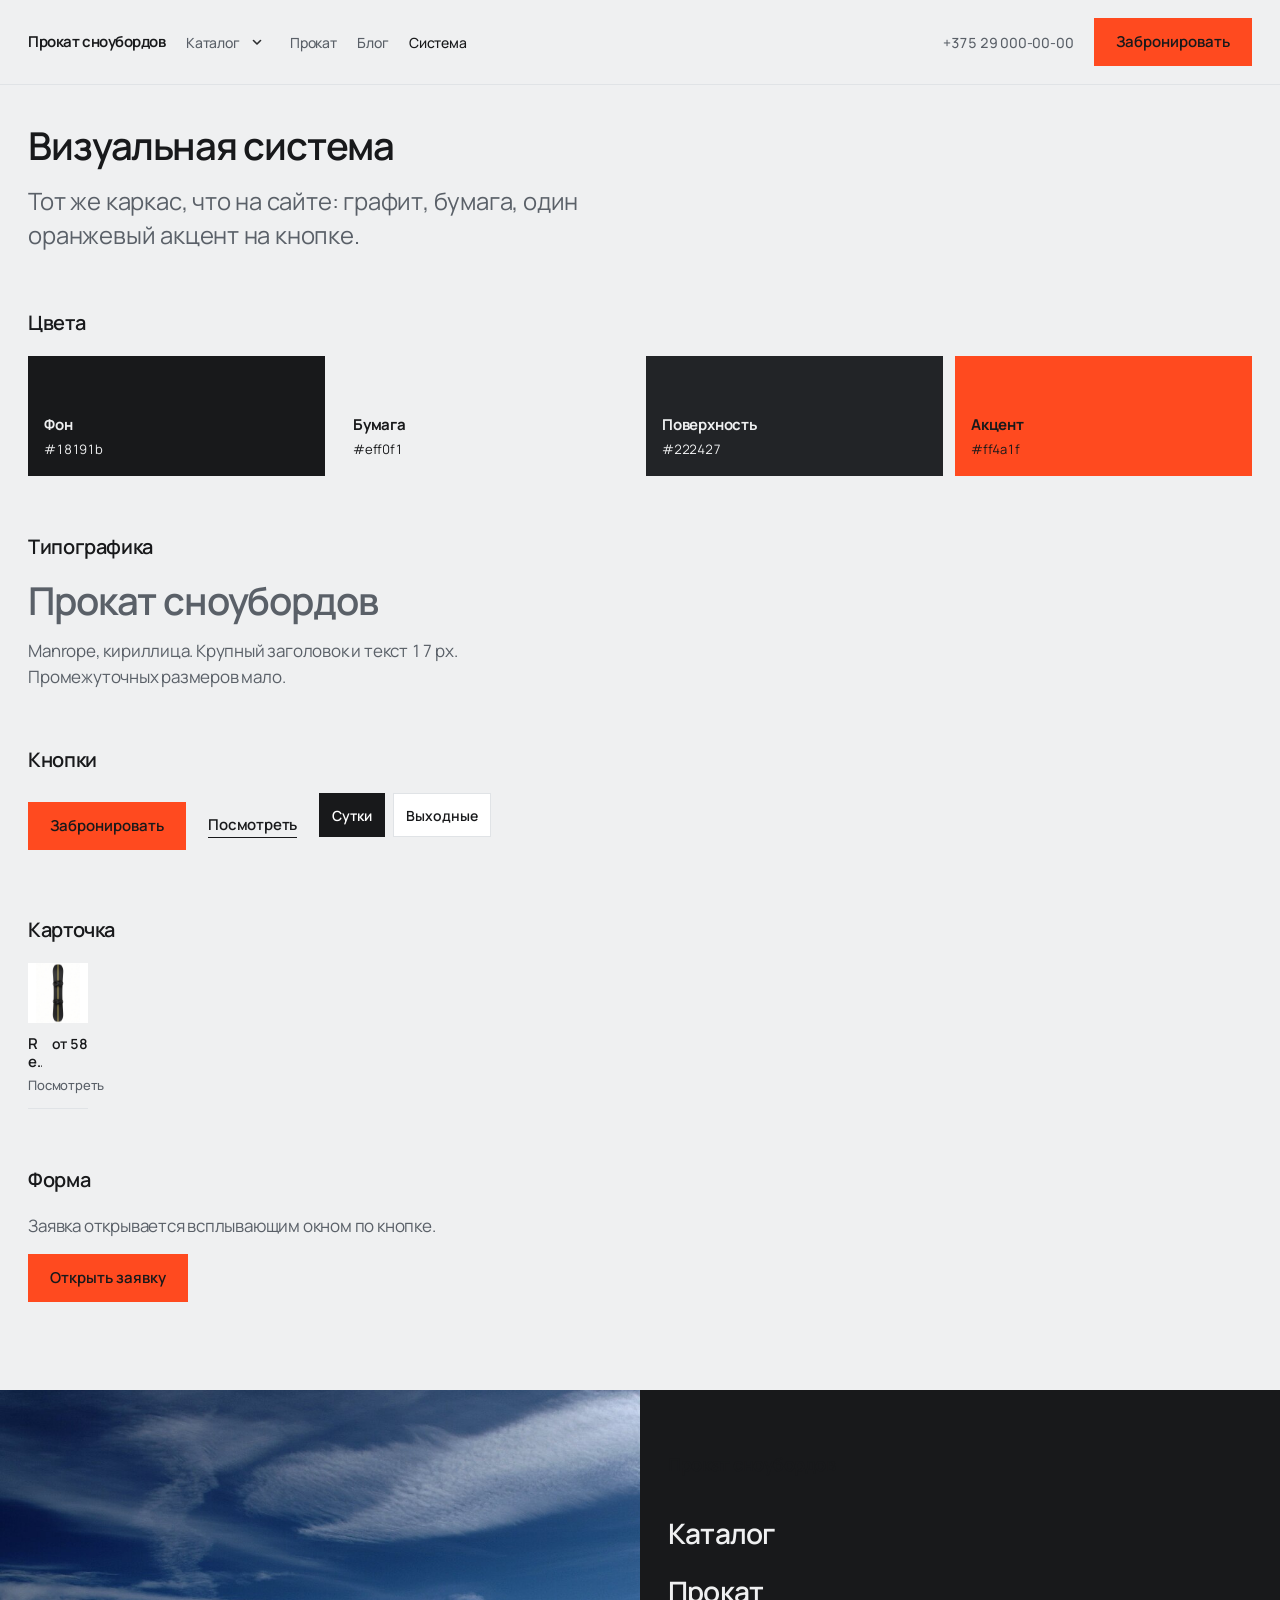
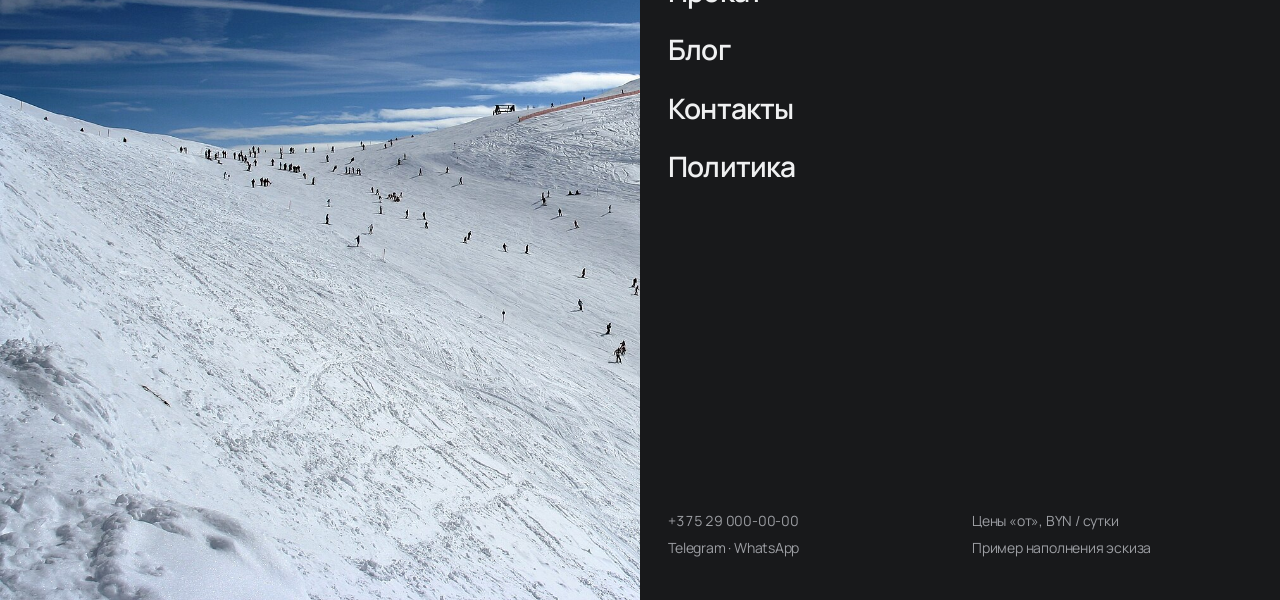
<file: kit.html>
<!DOCTYPE html>
<html lang="ru">
<head>
  <meta charset="utf-8">
  <meta name="viewport" content="width=device-width, initial-scale=1, viewport-fit=cover">
  <meta name="theme-color" content="#18191b">
  <title>Визуальная система. Прокат сноубордов</title>
  <link rel="stylesheet" href="css/site.css">
</head>
<body class="site-page">
<a class="skip" href="#main">К содержанию</a>

<header class="bar">
  <a class="logo" href="index.html">Прокат сноубордов</a>
  <a class="bar-link" href="catalog.html">Каталог</a>
  <a class="bar-link" href="index.html#prokat">Прокат</a>
  <a class="bar-link" href="blog.html">Блог</a>
  <a class="bar-link" href="kit.html" aria-current="page">Система</a>
  <span class="spacer"></span>
  <a class="bar-link phone-link" href="tel:+375290000000">+375 29 000-00-00</a>
  <button class="btn" type="button" data-open-book>Забронировать</button>
  <button class="burger" type="button" aria-expanded="false" aria-controls="nav">Меню</button>
</header>
<nav class="nav-panel" id="nav" aria-label="Разделы">
  <a href="catalog.html">Каталог</a>
  <a href="index.html#prokat">Прокат</a>
  <a href="blog.html">Блог</a>
  <a href="kit.html">Система</a>
  <a href="index.html#kontakty">Контакты</a>
  <a href="tel:+375290000000">+375 29 000-00-00</a>
  <button class="btn" type="button" data-open-book>Забронировать</button>
</nav>

<main id="main" class="paper article-page kit-page">
  <h1 class="page-title">Визуальная система</h1>
  <p class="article-lead">Тот же каркас, что на сайте: графит, бумага, один оранжевый акцент на кнопке.</p>

  <section class="kit-section">
    <h2>Цвета</h2>
    <div class="swatches">
      <div class="swatch" style="background:#18191b;color:#eff0f1"><strong>Фон</strong><span>#18191b</span></div>
      <div class="swatch" style="background:#eff0f1;color:#18191b"><strong>Бумага</strong><span>#eff0f1</span></div>
      <div class="swatch" style="background:#222427;color:#eff0f1"><strong>Поверхность</strong><span>#222427</span></div>
      <div class="swatch" style="background:#ff4a1f;color:#18191b"><strong>Акцент</strong><span>#ff4a1f</span></div>
    </div>
  </section>

  <section class="kit-section">
    <h2>Типографика</h2>
    <p class="type-sample">Прокат сноубордов</p>
    <p>Manrope, кириллица. Крупный заголовок и текст 17 px. Промежуточных размеров мало.</p>
  </section>

  <section class="kit-section">
    <h2>Кнопки</h2>
    <div class="kit-row">
      <button class="btn" type="button" data-open-book>Забронировать</button>
      <a class="text-link" href="catalog.html">Посмотреть</a>
      <span class="choices">
        <button type="button" aria-pressed="true">Сутки</button>
        <button type="button" aria-pressed="false">Выходные</button>
      </span>
    </div>
  </section>

  <section class="kit-section">
    <h2>Карточка</h2>
    <div class="grid4" style="max-width:280px">
      <a class="card" href="product.html?id=sb-rental">
        <div class="card-media"><img src="assets/gear/snowboard-rental.jpg" alt="Сноуборд Rental"></div>
        <div class="card-meta">
          <h3>Rental</h3>
          <p class="price">от 58</p>
          <span class="more">Посмотреть</span>
        </div>
      </a>
    </div>
  </section>

  <section class="kit-section">
    <h2>Форма</h2>
    <p>Заявка открывается всплывающим окном по кнопке.</p>
    <button class="btn" type="button" data-open-book>Открыть заявку</button>
  </section>
</main>

<script src="js/site.js"></script>
</body>
</html>
</file>
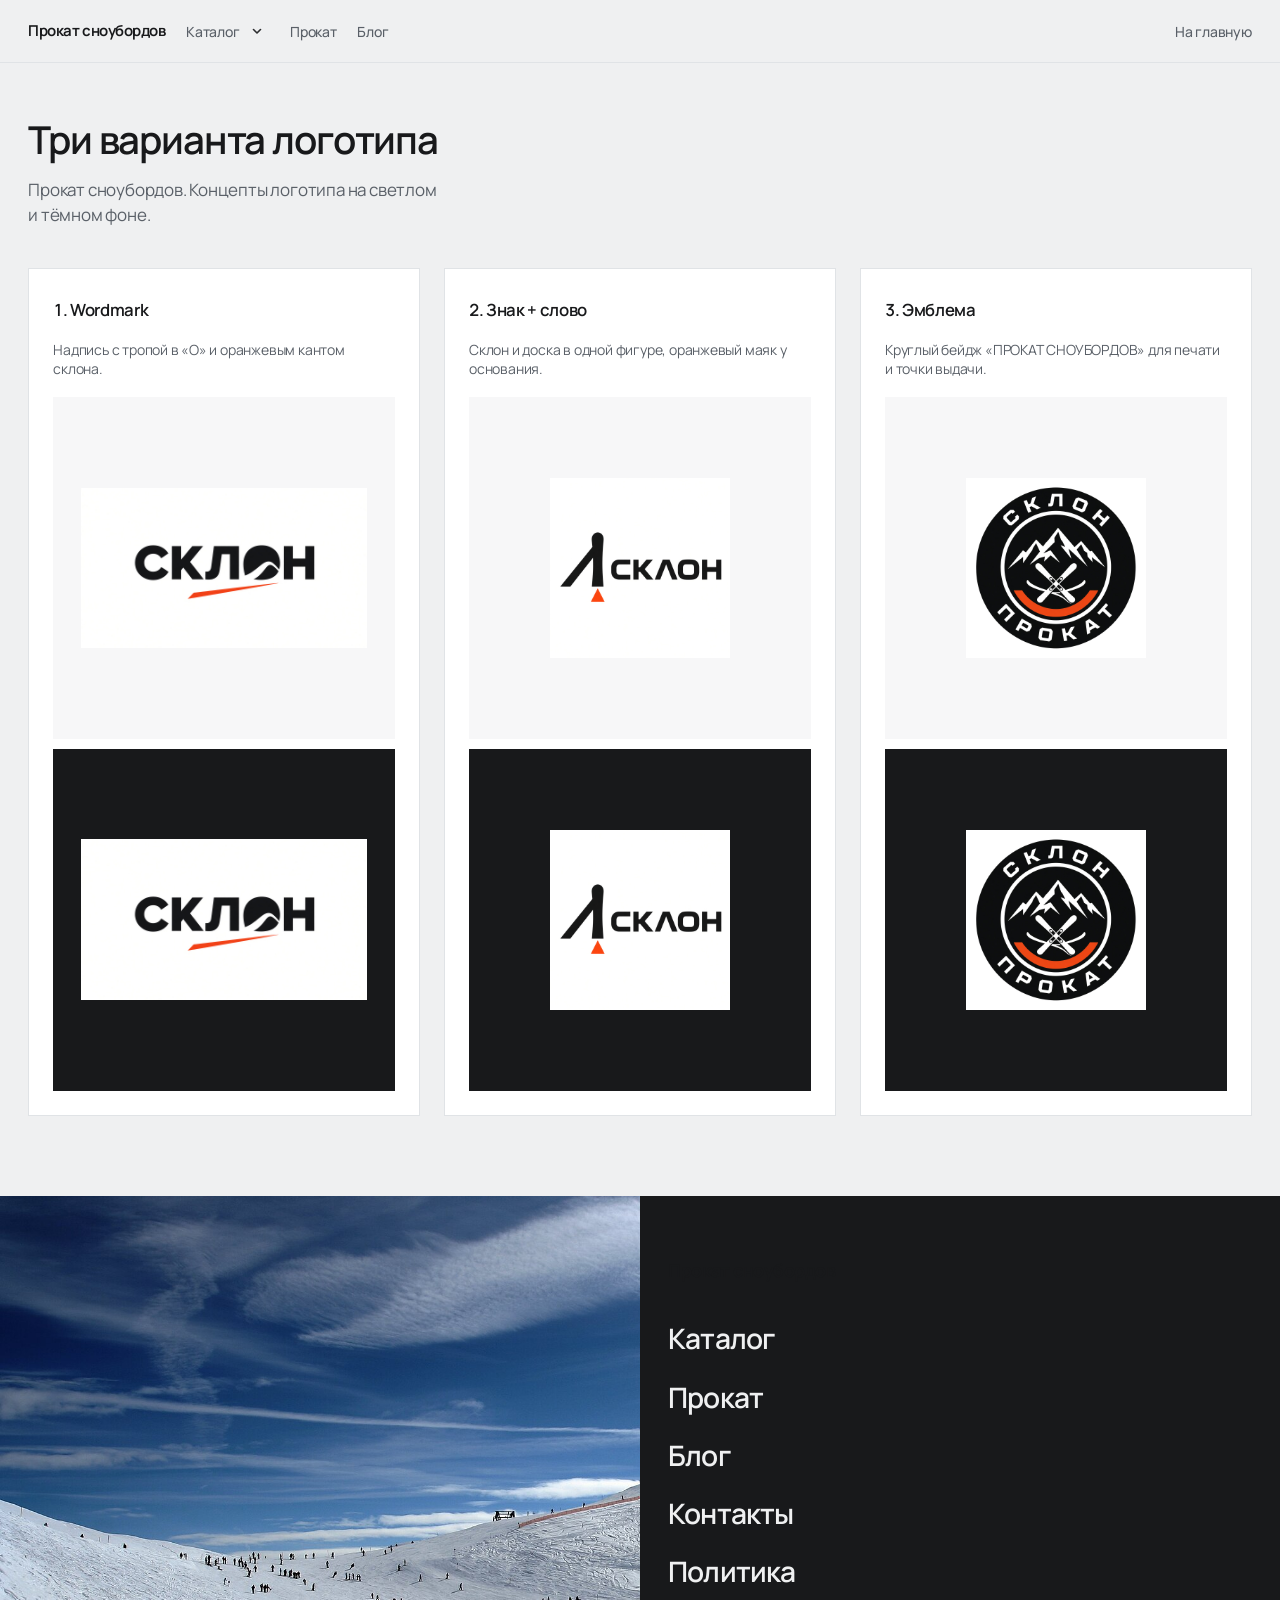
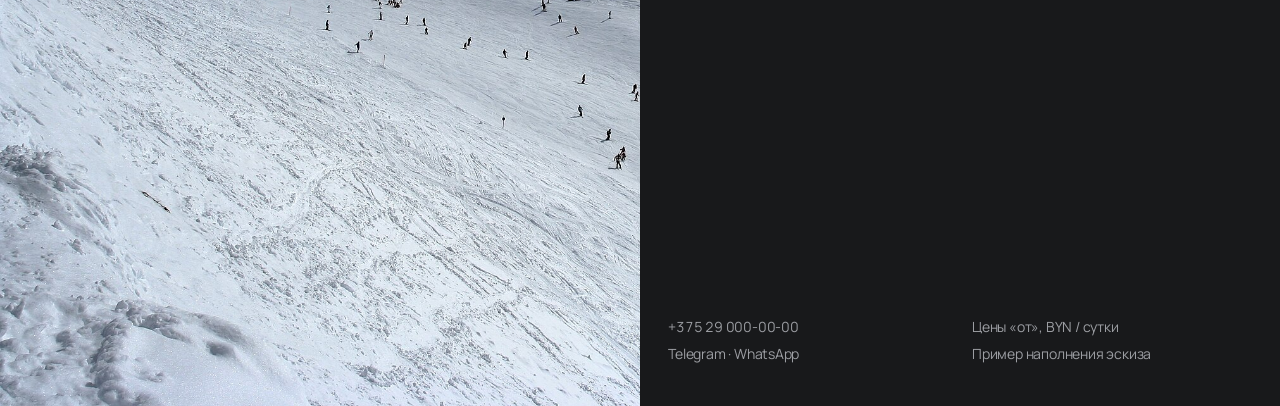
<file: logos.html>
<!DOCTYPE html>
<html lang="ru">
<head>
  <meta charset="utf-8">
  <meta name="viewport" content="width=device-width, initial-scale=1">
  <title>Варианты логотипа. Прокат сноубордов</title>
  <link rel="stylesheet" href="css/site.css">
  <style>
    .logo-preview {
      padding: 48px var(--margin) 80px;
      min-height: 100vh;
    }
    .logo-preview h1 {
      margin: 0 0 8px;
      font-size: clamp(1.8rem, 3vw, 2.4rem);
      font-weight: 600;
      letter-spacing: -0.03em;
    }
    .logo-preview .lead {
      margin: 0 0 40px;
      color: var(--paper-muted);
      max-width: 42ch;
    }
    .logo-grid {
      display: grid;
      grid-template-columns: repeat(3, minmax(0, 1fr));
      gap: 24px;
    }
    .logo-card {
      background: #fff;
      border: 1px solid var(--paper-surface);
      padding: 28px 24px 24px;
      display: flex;
      flex-direction: column;
      gap: 18px;
    }
    .logo-card h2 {
      margin: 0;
      font-size: 1.05rem;
      font-weight: 600;
      letter-spacing: -0.02em;
    }
    .logo-card p {
      margin: 0;
      font-size: 14px;
      color: var(--paper-muted);
      line-height: 1.4;
    }
    .logo-stage {
      aspect-ratio: 1;
      display: grid;
      place-items: center;
      background: #f7f7f8;
      padding: 28px;
    }
    .logo-stage.dark {
      background: #18191b;
    }
    .logo-stage img {
      width: 100%;
      height: auto;
      max-height: 180px;
      object-fit: contain;
    }
    .logo-stages {
      display: grid;
      gap: 10px;
    }
    @media (max-width: 900px) {
      .logo-grid { grid-template-columns: 1fr; }
    }
  </style>
</head>
<body class="site-page">
<a class="skip" href="#main">К содержанию</a>
<header class="bar">
  <a class="logo" href="index.html">Прокат сноубордов</a>
  <a class="bar-link" href="catalog.html">Каталог</a>
  <a class="bar-link" href="index.html#prokat">Прокат</a>
  <a class="bar-link" href="blog.html">Блог</a>
  <span class="spacer"></span>
  <a class="bar-link" href="index.html">На главную</a>
</header>

<main id="main" class="paper logo-preview">
  <h1>Три варианта логотипа</h1>
  <p class="lead">Прокат сноубордов. Концепты логотипа на светлом и тёмном фоне.</p>

  <div class="logo-grid">
    <article class="logo-card">
      <h2>1. Wordmark</h2>
      <p>Надпись с тропой в «О» и оранжевым кантом склона.</p>
      <div class="logo-stages">
        <div class="logo-stage"><img src="assets/logos/01-wordmark.jpg" alt="Логотип Прокат сноубордов, вариант 1, светлый фон"></div>
        <div class="logo-stage dark"><img src="assets/logos/01-wordmark.jpg" alt="Логотип Прокат сноубордов, вариант 1, тёмный фон"></div>
      </div>
    </article>

    <article class="logo-card">
      <h2>2. Знак + слово</h2>
      <p>Склон и доска в одной фигуре, оранжевый маяк у основания.</p>
      <div class="logo-stages">
        <div class="logo-stage"><img src="assets/logos/02-mark.jpg" alt="Логотип Прокат сноубордов, вариант 2, светлый фон"></div>
        <div class="logo-stage dark"><img src="assets/logos/02-mark.jpg" alt="Логотип Прокат сноубордов, вариант 2, тёмный фон"></div>
      </div>
    </article>

    <article class="logo-card">
      <h2>3. Эмблема</h2>
      <p>Круглый бейдж «ПРОКАТ СНОУБОРДОВ» для печати и точки выдачи.</p>
      <div class="logo-stages">
        <div class="logo-stage"><img src="assets/logos/03-badge.jpg" alt="Логотип Прокат сноубордов, вариант 3, светлый фон"></div>
        <div class="logo-stage dark"><img src="assets/logos/03-badge.jpg" alt="Логотип Прокат сноубордов, вариант 3, тёмный фон"></div>
      </div>
    </article>
  </div>
</main>

<script src="js/site.js"></script>
</body>
</html>
</file>
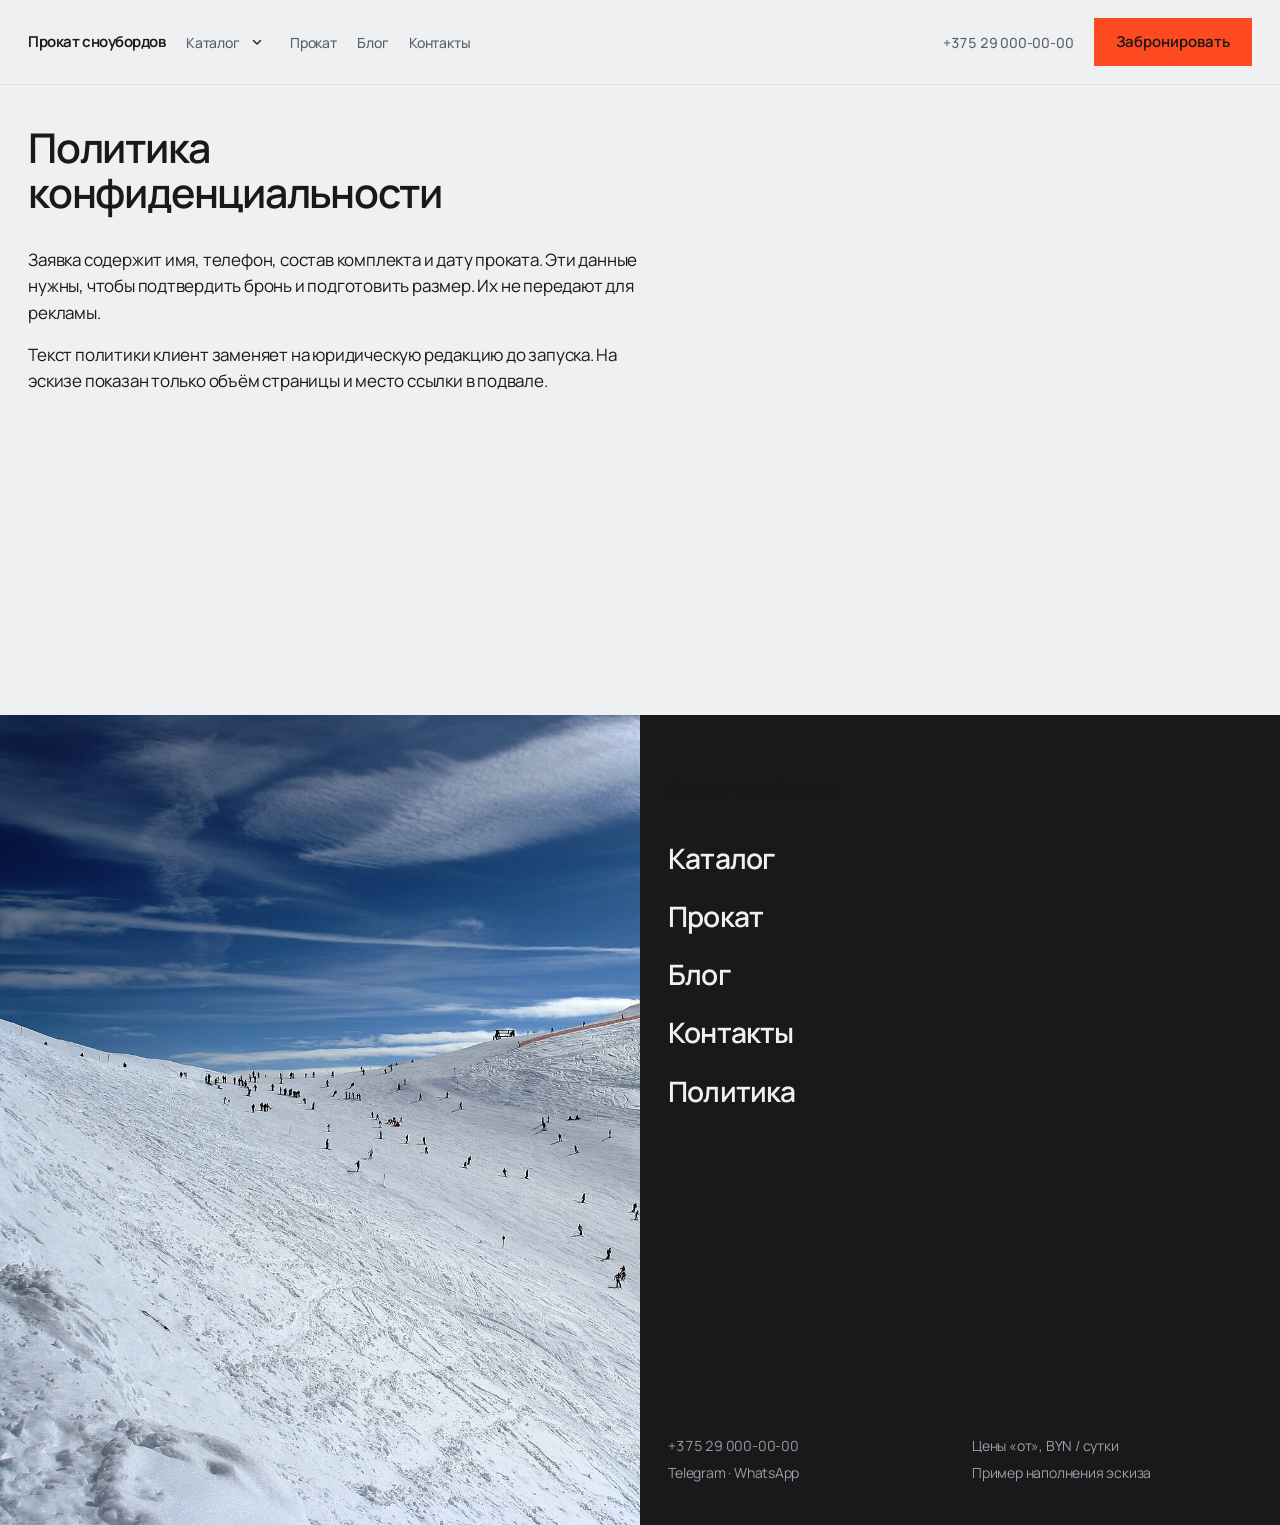
<file: privacy.html>
<!DOCTYPE html>
<html lang="ru">
<head>
  <meta charset="utf-8">
  <meta name="viewport" content="width=device-width, initial-scale=1, viewport-fit=cover">
  <meta name="theme-color" content="#18191b">
  <title>Политика конфиденциальности. Прокат сноубордов</title>
  <link rel="stylesheet" href="css/site.css">
</head>
<body class="site-page">
<a class="skip" href="#main">К содержанию</a>

<header class="bar">
  <a class="logo" href="index.html">Прокат сноубордов</a>
  <a class="bar-link" href="catalog.html">Каталог</a>
  <a class="bar-link" href="index.html#prokat">Прокат</a>
  <a class="bar-link" href="blog.html">Блог</a>
  <a class="bar-link" href="index.html#kontakty">Контакты</a>
  <span class="spacer"></span>
  <a class="bar-link phone-link" href="tel:+375290000000">+375 29 000-00-00</a>
  <button class="btn" type="button" data-open-book>Забронировать</button>
  <button class="burger" type="button" aria-expanded="false" aria-controls="nav">Меню</button>
</header>
<nav class="nav-panel" id="nav" aria-label="Разделы">
  <a href="catalog.html">Каталог</a>
  <a href="index.html#prokat">Прокат</a>
  <a href="blog.html">Блог</a>
  <a href="index.html#kontakty">Контакты</a>
  <a href="tel:+375290000000">+375 29 000-00-00</a>
  <button class="btn" type="button" data-open-book>Забронировать</button>
</nav>

<main id="main" class="paper article-page">
  <article class="article">
    <h1>Политика конфиденциальности</h1>
    <div class="article-body">
      <p>Заявка содержит имя, телефон, состав комплекта и дату проката. Эти данные нужны, чтобы подтвердить бронь и подготовить размер. Их не передают для рекламы.</p>
      <p>Текст политики клиент заменяет на юридическую редакцию до запуска. На эскизе показан только объём страницы и место ссылки в подвале.</p>
    </div>
  </article>
</main>

<script src="js/site.js"></script>
</body>
</html>
</file>
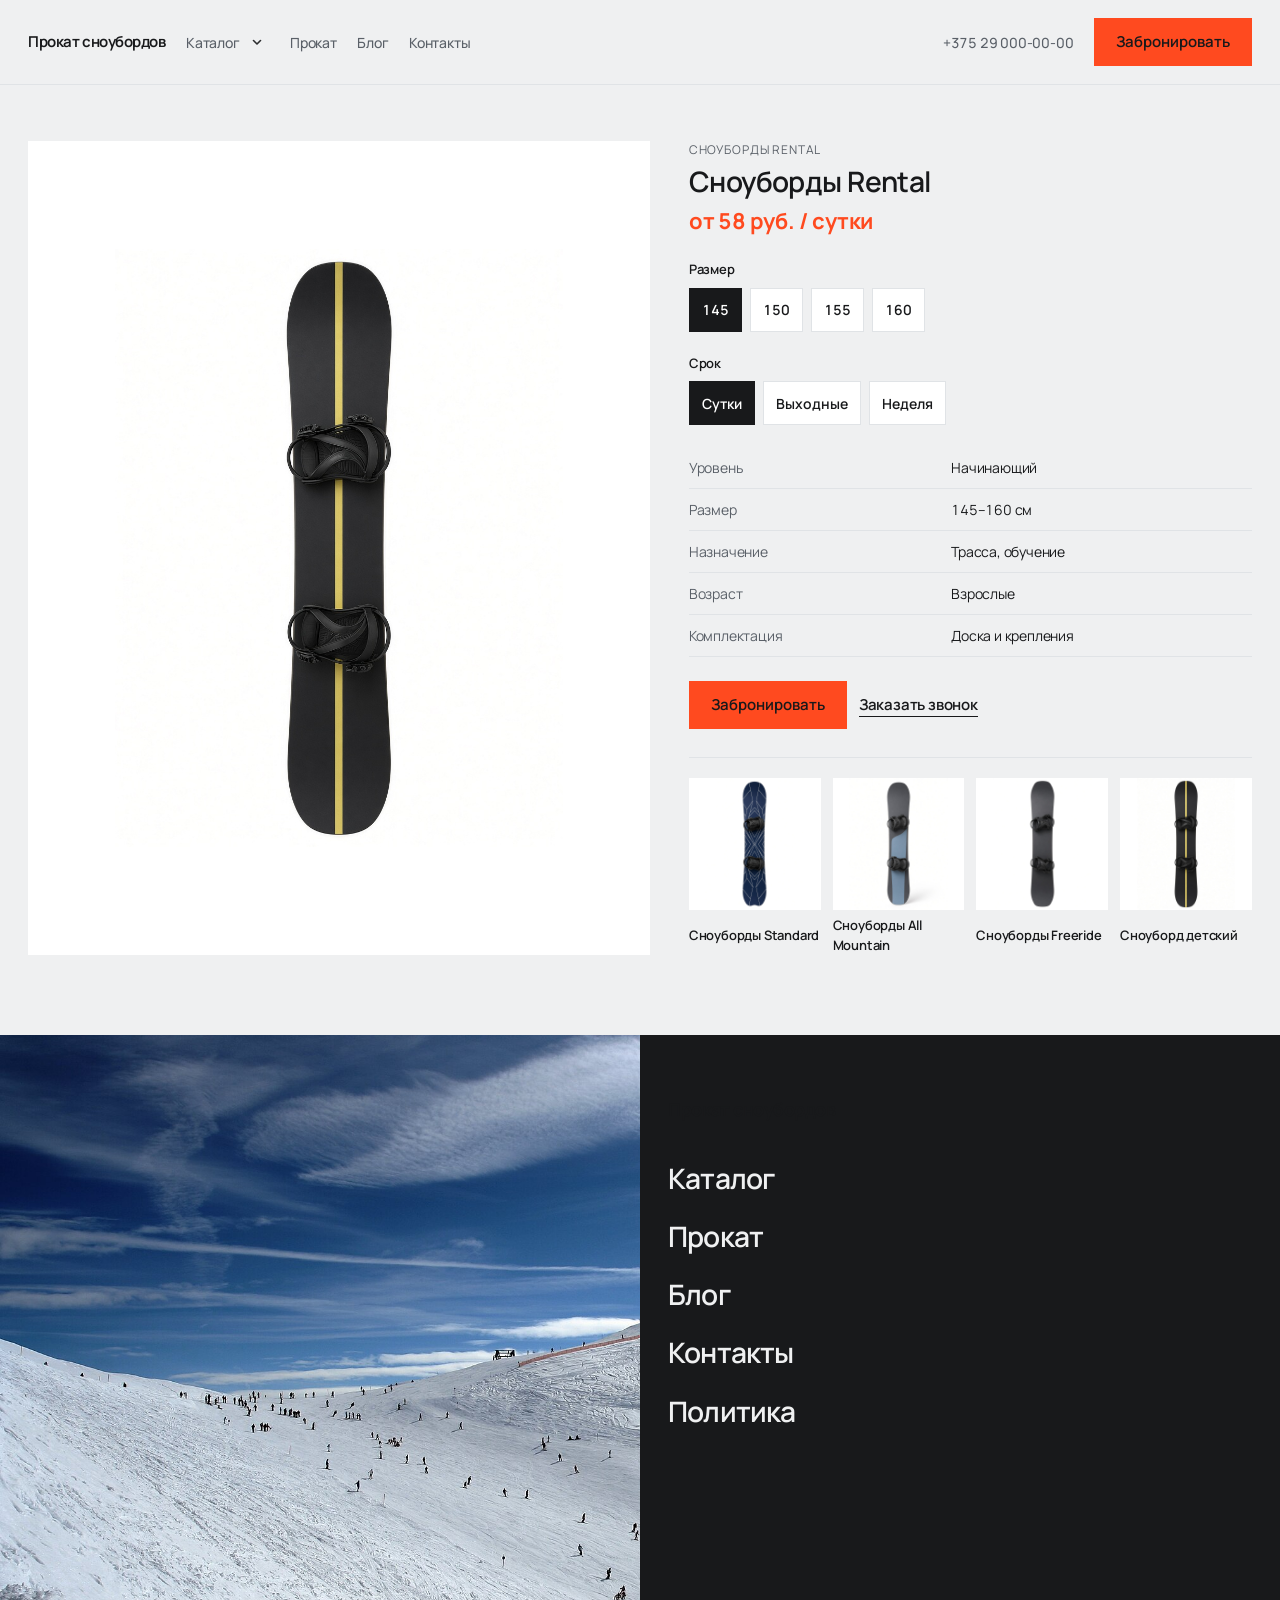
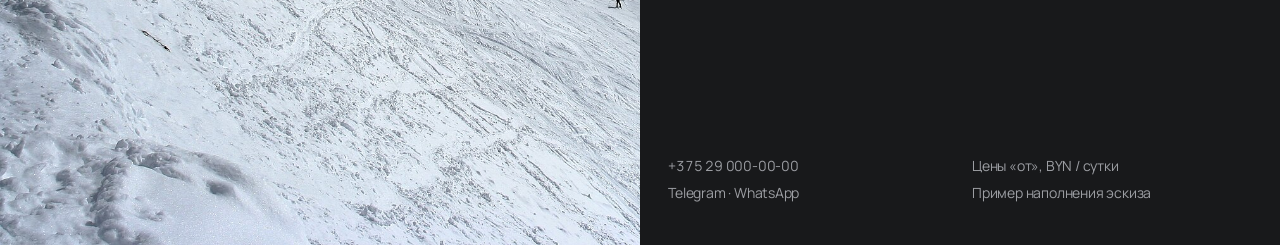
<file: product.html>
<!DOCTYPE html>
<html lang="ru">
<head>
  <meta charset="utf-8">
  <meta name="viewport" content="width=device-width, initial-scale=1, viewport-fit=cover">
  <meta name="theme-color" content="#18191b">
  <title>Карточка товара. Прокат сноубордов</title>
  <link rel="stylesheet" href="css/site.css">
</head>
<body class="site-page">
<a class="skip" href="#main">К содержанию</a>

<header class="bar">
  <a class="logo" href="index.html">Прокат сноубордов</a>
  <a class="bar-link" href="catalog.html">Каталог</a>
  <a class="bar-link" href="index.html#prokat">Прокат</a>
  <a class="bar-link" href="blog.html">Блог</a>
  <a class="bar-link" href="index.html#kontakty">Контакты</a>
  <span class="spacer"></span>
  <a class="bar-link phone-link" href="tel:+375290000000">+375 29 000-00-00</a>
  <button class="btn" type="button" data-open-book>Забронировать</button>
  <button class="burger" type="button" aria-expanded="false" aria-controls="nav">Меню</button>
</header>
<nav class="nav-panel" id="nav" aria-label="Разделы">
  <a href="catalog.html">Каталог</a>
  <a href="index.html#prokat">Прокат</a>
  <a href="blog.html">Блог</a>
  <a href="index.html#kontakty">Контакты</a>
  <a href="tel:+375290000000">+375 29 000-00-00</a>
  <button class="btn" type="button" data-open-book>Забронировать</button>
</nav>

<main id="main" data-product>
  <article class="pdp">
    <div class="pdp-media">
      <img data-field="photo" src="assets/gear/snowboard-rental.jpg" alt="">
    </div>
    <div class="pdp-side">
      <p class="cat" data-field="cat">Сноуборды · Rental</p>
      <h1 data-field="name">Practic LUX 90</h1>
      <p class="from" data-field="price">от 58 руб. / сутки</p>
      <p class="field-label">Размер</p>
      <div class="sizes" data-sizes role="group" aria-label="Размеры"></div>
      <p class="field-label">Срок</p>
      <div class="choices" role="group" aria-label="Срок аренды">
        <button type="button" data-term="day" aria-pressed="true">Сутки</button>
        <button type="button" data-term="weekend" aria-pressed="false">Выходные</button>
        <button type="button" data-term="week" aria-pressed="false">Неделя</button>
      </div>
      <ul class="specs">
        <li><span>Уровень</span><span data-field="level">Начинающий</span></li>
        <li><span>Размер</span><span data-field="size">145–160 см</span></li>
        <li><span>Назначение</span><span data-field="use">Трасса</span></li>
        <li><span>Возраст</span><span data-field="age">Взрослые</span></li>
        <li><span>Комплектация</span><span data-field="kit">Доска и крепления</span></li>
      </ul>
      <div class="product-actions">
        <button class="btn" type="button" data-open-book>Забронировать</button>
        <a class="text-link" href="tel:+375290000000">Заказать звонок</a>
      </div>
      <div class="related" data-related aria-label="Вам также может подойти"></div>
    </div>
  </article>
</main>

<script src="js/categories.js"></script>
<script src="js/site.js"></script>
</body>
</html>
</file>
<file: css/site.css>
@font-face {
  font-family: Manrope;
  font-style: normal;
  font-weight: 400 700;
  font-display: swap;
  src: url("../assets/fonts/manrope-cyrillic.woff2") format("woff2");
  unicode-range: U+0301, U+0400-045F, U+0490-0491, U+04B0-04B1, U+2116;
}
@font-face {
  font-family: Manrope;
  font-style: normal;
  font-weight: 400 700;
  font-display: swap;
  src: url("../assets/fonts/manrope-latin.woff2") format("woff2");
  unicode-range: U+0000-00FF, U+0131, U+0152-0153, U+02BB-02BC, U+02C6, U+02DA, U+02DC, U+2000-206F, U+20AC, U+2122;
}

:root {
  --bg: #18191b;
  --surface: #222427;
  --ink: #eff0f1;
  --muted: #9c9ea3;
  --accent: #ff4a1f;
  --accent-ink: #18191b;
  --paper: #eff0f1;
  --paper-ink: #18191b;
  --paper-muted: #5a6068;
  --paper-surface: #e0e3e6;
  --margin: clamp(16px, 2.2vw, 32px);
  --font: Manrope, "Segoe UI", sans-serif;
  --step-small: 0.8125rem;
  --step-body: 1.0625rem;
  --step-lead: clamp(1.2rem, 1.05rem + 0.55vw, 1.5rem);
  --step-head: clamp(1.85rem, 1.2rem + 2.2vw, 2.75rem);
  --step-display: clamp(2.75rem, 1.4rem + 5.5vw, 5.5rem);
  --ease: cubic-bezier(0.16, 1, 0.3, 1);
  --safe-t: env(safe-area-inset-top, 0px);
  --safe-b: env(safe-area-inset-bottom, 0px);
  --safe-l: env(safe-area-inset-left, 0px);
  --safe-r: env(safe-area-inset-right, 0px);
}

*, *::before, *::after { box-sizing: border-box; }
html {
  scroll-behavior: smooth;
  -webkit-tap-highlight-color: transparent;
}
body {
  margin: 0;
  background: var(--bg);
  color: var(--ink);
  font-family: var(--font);
  font-size: var(--step-body);
  font-weight: 400;
  line-height: 1.5;
  letter-spacing: -0.012em;
  font-variant-numeric: tabular-nums;
  overflow-x: clip;
  padding-left: var(--safe-l);
  padding-right: var(--safe-r);
}
img, video { max-width: 100%; display: block; }
a { color: inherit; text-decoration: none; }
button, input, select, textarea { font: inherit; }
:focus-visible {
  outline: 2px solid var(--accent);
  outline-offset: 3px;
}
.btn:focus-visible { outline-offset: 3px; }

.skip {
  position: absolute;
  left: -999px;
  top: 0;
}
.skip:focus {
  left: calc(var(--margin) + var(--safe-l));
  top: calc(12px + var(--safe-t));
  z-index: 100;
  background: var(--accent);
  color: var(--accent-ink);
  padding: 10px 14px;
}

/* ——— Header ——— */
.bar {
  position: absolute;
  top: 0; left: 0; right: 0;
  z-index: 20;
  display: flex;
  align-items: center;
  gap: clamp(12px, 1.6vw, 28px);
  padding: calc(18px + var(--safe-t)) var(--margin) 18px;
  color: #fff;
}
.logo {
  display: inline-flex;
  align-items: center;
  flex-shrink: 0;
  font-size: 15px;
  font-weight: 650;
  letter-spacing: -0.03em;
  line-height: 1.2;
  white-space: nowrap;
}
.logo img {
  display: block;
  height: 26px;
  width: auto;
}
.logo .logo-on-dark { display: none; }
.logo .logo-on-light { display: block; }
/* Dark hero header / footer: white wordmark */
body:not(.site-page):not(.product-page) .bar .logo .logo-on-light { display: none; }
body:not(.site-page):not(.product-page) .bar .logo .logo-on-dark { display: block; }
.footer-menu .logo .logo-on-light { display: none; }
.footer-menu .logo .logo-on-dark { display: block; height: 30px; }
.bar-link {
  font-size: 14px;
  font-weight: 500;
  color: rgba(255,255,255,.78);
  white-space: nowrap;
}
.bar .spacer { flex: 1; min-width: 8px; }
.btn {
  display: inline-flex;
  align-items: center;
  justify-content: center;
  min-height: 48px;
  min-width: 48px;
  padding: 0 22px;
  background: var(--accent);
  color: var(--accent-ink);
  font-size: 15px;
  font-weight: 600;
  border: 0;
  cursor: pointer;
  touch-action: manipulation;
  user-select: none;
  transition: filter 160ms var(--ease), transform 160ms var(--ease);
}
.btn:active { transform: scale(0.98); }
.btn.ink {
  background: var(--paper-ink);
  color: var(--paper);
}
.btn.ghost {
  background: transparent;
  color: inherit;
  box-shadow: inset 0 0 0 1px currentColor;
}
.btn.wide { width: 100%; }
.burger {
  display: none;
  background: none;
  border: 0;
  color: inherit;
  font: inherit;
  font-weight: 600;
  cursor: pointer;
  min-height: 44px;
  min-width: 44px;
  touch-action: manipulation;
  user-select: none;
}
.nav-panel {
  display: none;
}

/* Catalog dropdown in header */
.nav-drop {
  position: relative;
  display: inline-flex;
  align-items: center;
  gap: 2px;
}
.nav-drop-chevron {
  display: inline-flex;
  align-items: center;
  justify-content: center;
  width: 26px;
  height: 26px;
  margin-left: 2px;
  padding: 0;
  border: 0;
  border-radius: 0;
  background: transparent;
  color: inherit;
  cursor: pointer;
  flex-shrink: 0;
  opacity: 0.9;
  transition: transform 180ms var(--ease), opacity 160ms ease;
}
.nav-drop-chevron:hover,
.nav-drop.is-open .nav-drop-chevron {
  opacity: 1;
}
.nav-drop.is-open .nav-drop-chevron {
  transform: rotate(180deg);
}
.nav-drop-panel {
  display: none;
  position: absolute;
  top: 100%;
  left: 0;
  z-index: 40;
  width: max(680px, min(900px, 78vw));
  padding: 18px 8px 16px;
  background: var(--paper);
  color: var(--paper-ink);
  border: 1px solid var(--paper-surface);
  box-shadow: 0 18px 48px rgba(24, 25, 27, 0.2);
  grid-template-columns: repeat(3, minmax(0, 1fr));
  gap: 2px 8px;
}
/* Bridge: padding-top keeps cursor inside the panel while moving down */
.nav-drop.is-open .nav-drop-panel,
.nav-drop:hover .nav-drop-panel,
.nav-drop:focus-within .nav-drop-panel {
  display: grid;
}
.nav-drop-panel a {
  display: block;
  padding: 7px 10px;
  font-size: 13px;
  font-weight: 500;
  color: var(--paper-ink);
  line-height: 1.3;
  overflow-wrap: anywhere;
}
.nav-drop-panel a:hover,
.nav-drop-panel a:focus-visible {
  background: var(--paper-surface);
}
.nav-drop-panel a:first-child {
  grid-column: 1 / -1;
  font-weight: 600;
  border-bottom: 1px solid var(--paper-surface);
  margin: 0 8px 6px;
  padding: 6px 10px 12px;
}
.site-page .nav-drop-chevron,
.product-page .nav-drop-chevron {
  color: var(--paper-ink);
}
.nav-cats {
  display: none;
}

/* ——— Hero ——— */
.hero {
  position: relative;
  min-height: 100svh;
  color: #fff;
  overflow: hidden;
}
.hero-media {
  position: absolute;
  inset: 0;
}
.hero-media video,
.hero-media img {
  position: absolute;
  inset: 0;
  width: 100%;
  height: 100%;
  object-fit: cover;
  object-position: 58% 40%;
  opacity: 0;
  transition: opacity 1.4s ease;
}
.hero-media .is-on { opacity: 1; }
.hero-media::after {
  content: "";
  position: absolute;
  inset: 0;
  z-index: 1;
  background:
    linear-gradient(180deg, rgba(24,25,27,.42) 0%, rgba(24,25,27,.18) 40%, rgba(24,25,27,.72) 100%);
}
.hero-copy {
  position: absolute;
  inset: 0;
  z-index: 2;
  display: flex;
  flex-direction: column;
  justify-content: flex-end;
  padding: 0 var(--margin) clamp(40px, 6vh, 64px);
  max-width: none;
  pointer-events: none;
}
.hero-copy > * { pointer-events: auto; }
.hero-brand {
  margin: 0 0 8px;
  font-size: clamp(2.4rem, 6vw, 4.25rem);
  font-weight: 700;
  letter-spacing: -0.04em;
  line-height: 0.95;
  color: #fff;
}
.hero h1 {
  margin: 0;
  font-size: clamp(1.55rem, 2.2vw + 0.6rem, 2.35rem);
  font-weight: 600;
  line-height: 1.12;
  letter-spacing: -0.03em;
  max-width: 18ch;
  text-wrap: balance;
  text-transform: none;
}
.hero-lead {
  margin: 18px 0 0;
  max-width: 38ch;
  font-size: 17px;
  line-height: 1.45;
  color: rgba(255,255,255,.9);
}
.hero-actions {
  display: flex;
  flex-wrap: wrap;
  gap: 14px 22px;
  align-items: center;
  margin-top: 26px;
}
.hero .btn {
  min-height: 52px;
  padding: 0 26px;
  font-size: 16px;
}
.text-cta {
  font: inherit;
  font-size: 15px;
  font-weight: 600;
  border: 0;
  border-bottom: 1px solid rgba(255,255,255,.65);
  padding: 0 0 2px;
  background: none;
  color: inherit;
  cursor: pointer;
}
.js .hero-copy .hero-brand,
.js .hero-copy h1,
.js .hero-copy .hero-lead,
.js .hero-copy .hero-actions {
  opacity: 0;
  transform: translateY(18px);
  animation: rise 700ms var(--ease) forwards;
}
.js .hero-copy h1 { animation-delay: 90ms; }
.js .hero-copy .hero-lead { animation-delay: 160ms; }
.js .hero-copy .hero-actions { animation-delay: 220ms; }
@keyframes rise {
  to { opacity: 1; transform: none; }
}

/* ——— Paper / sections ——— */
.paper { background: var(--paper); color: var(--paper-ink); }
.section-head {
  display: flex;
  align-items: baseline;
  justify-content: space-between;
  gap: 20px;
  margin: 0 0 40px;
  padding: 0 var(--margin);
}
.section-head.tight { margin-bottom: 28px; padding: 0; max-width: none; }
.section-head h2,
.group-head h2,
.how-intro h2,
.benefits h2,
.book-inner h2 {
  margin: 0;
  font-size: var(--step-head);
  font-weight: 600;
  letter-spacing: -0.03em;
  line-height: 1.15;
  text-wrap: balance;
}
.section-head p,
.group-head p,
.how-intro p {
  margin: 8px 0 0;
  font-size: 15px;
  color: var(--paper-muted);
  max-width: 46ch;
  line-height: 1.45;
}
.text-link {
  font-size: 15px;
  font-weight: 600;
  border-bottom: 1px solid currentColor;
  flex-shrink: 0;
}

/* ——— Catalog (dir3: 4 cards + archive rows) ——— */
.catalog {
  padding: 56px 0 40px;
  min-height: 70vh;
}
.site-page .catalog,
.product-page .catalog {
  padding-top: 40px;
}
.cat-group {
  margin: 0 0 48px;
  padding: 0 var(--margin);
}
.group-head { margin-bottom: 18px; }
.grid4 {
  display: grid;
  grid-template-columns: repeat(4, minmax(0, 1fr));
  gap: 14px;
}
.card {
  display: grid;
  grid-template-rows: auto 1fr;
  gap: 10px;
  min-width: 0;
  color: inherit;
  padding-bottom: 12px;
  border-bottom: 1px solid var(--paper-surface);
}
.card-media {
  aspect-ratio: 1;
  background: #fff;
  overflow: hidden;
  position: relative;
}
.card-media img {
  width: 100%;
  height: 100%;
  object-fit: contain;
  mix-blend-mode: multiply;
  transition: transform 420ms var(--ease);
}
.card-media img[src=""],
.card-media img:not([src]) {
  opacity: 0;
}
.card-meta {
  display: grid;
  grid-template-columns: minmax(0, 1fr) auto;
  gap: 4px 10px;
  align-items: baseline;
}
.card-meta h3 {
  margin: 0;
  font-size: 15px;
  font-weight: 600;
  letter-spacing: -0.02em;
  line-height: 1.25;
  overflow-wrap: anywhere;
  grid-column: 1;
  display: -webkit-box;
  -webkit-line-clamp: 2;
  -webkit-box-orient: vertical;
  overflow: hidden;
}
.card-meta .price {
  margin: 0;
  font-size: 14px;
  font-weight: 600;
  color: var(--paper-ink);
  white-space: nowrap;
  grid-column: 2;
  grid-row: 1;
}
.card-meta .more {
  grid-column: 1;
  grid-row: 2;
  font-size: 13px;
  color: var(--paper-muted);
  font-weight: 500;
}
.archive {
  display: grid;
  grid-template-columns: 1fr 1fr;
  gap: 0 40px;
  margin-top: 20px;
  border-top: 1px solid var(--paper-surface);
}
.archive a {
  display: grid;
  grid-template-columns: minmax(0, 1fr) auto;
  gap: 12px;
  padding: 12px 0;
  border-bottom: 1px solid var(--paper-surface);
  font-size: 14px;
  font-weight: 500;
  min-width: 0;
}
.archive a span:first-child {
  overflow-wrap: anywhere;
}
.archive a span:last-child {
  color: var(--paper-muted);
  font-weight: 600;
  white-space: nowrap;
}
.archive-extra { margin-top: 0; border-top: 0; }

.photo-band {
  height: clamp(140px, 18vw, 240px);
  overflow: hidden;
  margin: 4px 0 48px;
}
.photo-band img {
  width: 100%;
  height: 100%;
  object-fit: cover;
  object-position: center 42%;
}

/* ——— How it works ——— */
.how {
  background: var(--bg);
  color: var(--ink);
  padding: 72px 0 80px;
}
.how-intro {
  margin: 0 0 32px;
  padding: 0 var(--margin);
}
.how-intro h2 { color: var(--ink); }
.how-intro p { color: var(--muted); }
.how-grid {
  display: grid;
  grid-template-columns: 1fr 1fr;
  gap: 2px;
  max-width: 1600px;
  margin: 0 auto;
}
.how-card {
  display: grid;
  grid-template-columns: 1.1fr 0.9fr;
  min-height: 280px;
  background: var(--surface);
}
.how-card:nth-child(even) { grid-template-columns: 0.9fr 1.1fr; }
.how-card:nth-child(even) img { order: 2; }
.how-card img {
  width: 100%;
  height: 100%;
  min-height: 280px;
  object-fit: cover;
}
.how-copy {
  display: flex;
  flex-direction: column;
  justify-content: center;
  padding: 32px clamp(20px, 3vw, 40px);
  gap: 10px;
}
.how-copy h3 {
  margin: 0;
  font-size: clamp(1.6rem, 2.4vw, 2.2rem);
  font-weight: 700;
  letter-spacing: -0.03em;
  line-height: 1.05;
}
.how-copy p {
  margin: 0;
  max-width: 32ch;
  color: var(--muted);
  font-size: 16px;
  line-height: 1.45;
}

/* ——— Benefits ——— */
.benefits {
  background: var(--paper);
  color: var(--paper-ink);
  padding: 88px var(--margin);
}
.benefits-inner {
  margin: 0;
}
.benefits h2 {
  margin: 0 0 40px;
  max-width: 14ch;
}
.benefit-list {
  list-style: none;
  margin: 0;
  padding: 0;
}
.benefit-list li {
  display: grid;
  grid-template-columns: minmax(140px, 0.36fr) 1fr;
  gap: 20px;
  align-items: baseline;
  padding: 20px 0;
  border-top: 1px solid var(--paper-surface);
}
.benefit-list li:last-child { border-bottom: 1px solid var(--paper-surface); }
.benefit-name {
  font-size: clamp(1.25rem, 1.8vw, 1.65rem);
  font-weight: 600;
  letter-spacing: -0.03em;
  line-height: 1.2;
}
.benefit-list li > span:last-child {
  font-size: 16px;
  font-weight: 400;
  color: var(--paper-muted);
  line-height: 1.45;
  max-width: 48ch;
}

/* ——— Blog ——— */
.blog {
  background: var(--paper);
  color: var(--paper-ink);
  padding: 24px var(--margin) 88px;
}
.blog-page {
  padding-top: 40px;
  min-height: 70vh;
}
.blog-page .section-head {
  padding: 0;
  margin-bottom: 40px;
}
.page-title {
  margin: 0;
  font-size: clamp(2rem, 3vw, 2.8rem);
  font-weight: 600;
  letter-spacing: -0.03em;
  line-height: 1.1;
}
.field-label {
  margin: 0 0 8px;
  font-size: 13px;
  font-weight: 600;
}
.blog-inner {
  margin: 0;
}
.blog-grid {
  list-style: none;
  margin: 0;
  padding: 0;
  display: grid;
  grid-template-columns: repeat(3, minmax(0, 1fr));
  gap: 28px 22px;
}
.blog-grid a {
  display: flex;
  flex-direction: column;
  gap: 12px;
  min-width: 0;
  color: inherit;
}
.blog-grid img {
  aspect-ratio: 4/3;
  width: 100%;
  object-fit: cover;
  background: var(--paper-surface);
}
.blog-grid h2,
.blog-grid h3 {
  margin: 0;
  font-size: 1.2rem;
  font-weight: 600;
  letter-spacing: -0.02em;
  line-height: 1.25;
  overflow-wrap: anywhere;
}
.blog-grid p {
  margin: 0;
  font-size: 15px;
  color: var(--paper-muted);
  max-width: 36ch;
  display: -webkit-box;
  -webkit-line-clamp: 3;
  -webkit-box-orient: vertical;
  overflow: hidden;
}
.blog-grid .when {
  font-size: 13px;
  color: var(--paper-muted);
}

/* ——— Article ——— */
.article-page {
  padding: 40px var(--margin) 88px;
  min-height: 70vh;
}
.article {
  max-width: none;
  width: 100%;
}
.article-kicker {
  margin: 0 0 14px;
  font-size: 13px;
  font-weight: 500;
  color: var(--paper-muted);
}
.article-kicker a {
  color: inherit;
  border-bottom: 1px solid currentColor;
}
.article h1 {
  margin: 0;
  font-size: clamp(2rem, 3.2vw, 3rem);
  font-weight: 600;
  letter-spacing: -0.03em;
  line-height: 1.1;
  max-width: 22ch;
  text-wrap: balance;
}
.article-lead {
  margin: 18px 0 0;
  max-width: 42ch;
  font-size: var(--step-lead);
  color: var(--paper-muted);
  line-height: 1.4;
}
.article-hero {
  width: 100%;
  aspect-ratio: 16/9;
  object-fit: cover;
  margin: 36px 0 0;
  background: var(--paper-surface);
}
.article-body {
  margin-top: 32px;
  max-width: 62ch;
  display: grid;
  gap: 16px;
}
.article-body p {
  margin: 0;
  font-size: var(--step-body);
  line-height: 1.55;
}
.article-actions {
  display: flex;
  flex-wrap: wrap;
  gap: 14px 22px;
  align-items: center;
  margin-top: 12px;
}
.article-actions .text-link {
  background: none;
  border: 0;
  border-bottom: 1px solid currentColor;
  padding: 0 0 2px;
  font: inherit;
  font-size: 15px;
  font-weight: 600;
  color: inherit;
  cursor: pointer;
}

/* ——— Kit / design system page ——— */
.kit-page .kit-section {
  margin-top: 56px;
}
.kit-page .kit-section h2 {
  margin: 0 0 18px;
  font-size: 1.25rem;
  font-weight: 600;
  letter-spacing: -0.02em;
}
.kit-page .kit-section > p {
  margin: 0 0 16px;
  max-width: 46ch;
  color: var(--paper-muted);
}
.swatches {
  display: grid;
  grid-template-columns: repeat(4, minmax(0, 1fr));
  gap: 12px;
}
.swatch {
  min-height: 120px;
  padding: 16px;
  display: flex;
  flex-direction: column;
  justify-content: flex-end;
  gap: 4px;
  font-size: 13px;
}
.swatch strong { font-size: 15px; }
.type-sample {
  margin: 0 0 12px;
  font-size: clamp(1.8rem, 3vw, 2.6rem);
  font-weight: 600;
  letter-spacing: -0.03em;
  line-height: 1.1;
}
.kit-row {
  display: flex;
  flex-wrap: wrap;
  gap: 16px 22px;
  align-items: center;
}
@media (max-width: 700px) {
  .swatches { grid-template-columns: 1fr 1fr; }
}

/* ——— Contact ——— */
.contact {
  position: relative;
  min-height: 100svh;
  overflow: hidden;
}
.contact-photo {
  position: absolute;
  inset: 0;
}
.contact-photo img {
  width: 100%;
  height: 100%;
  object-fit: cover;
}
.visit-card {
  position: sticky;
  top: calc(60px + var(--safe-t));
  z-index: 2;
  width: min(380px, calc(100% - 2 * var(--margin)));
  margin: 60px var(--margin) 80px auto;
  background: var(--paper);
  color: var(--paper-ink);
  padding: 32px 32px 0;
  overflow: hidden;
}
.visit-card h2 {
  margin: 0 0 12px;
  font-size: 1.65rem;
  font-weight: 600;
  letter-spacing: -0.02em;
}
.visit-card .addr {
  margin: 0 0 16px;
  font-size: 15px;
  line-height: 1.45;
  overflow-wrap: anywhere;
}
.hours {
  list-style: none;
  margin: 0 0 16px;
  padding: 0;
  font-size: 14px;
}
.hours li {
  display: flex;
  justify-content: space-between;
  gap: 16px;
  padding: 4px 0;
}
.hours span:first-child { color: var(--paper-muted); }
.visit-card .phone {
  display: block;
  margin: 0 0 24px;
  font-size: 18px;
  font-weight: 600;
  overflow-wrap: anywhere;
}
.visit-card .btn {
  margin: 0 -32px;
  width: calc(100% + 64px);
}

.book-modal {
  padding: 0;
  border: 0;
  max-width: none;
  max-height: none;
  width: calc(100% - 2 * var(--margin));
  margin: auto;
  background: transparent;
  color: var(--paper-ink);
}
.book-modal::backdrop {
  background: rgba(24, 25, 27, 0.55);
}
.book-modal-panel {
  position: relative;
  background: var(--paper);
  padding: clamp(28px, 4vw, 56px) var(--margin);
  max-height: min(90vh, 900px);
  overflow: auto;
}
.book-modal-close {
  position: absolute;
  top: 12px;
  right: 12px;
  width: 44px;
  height: 44px;
  border: 0;
  background: transparent;
  color: var(--paper-muted);
  font-size: 28px;
  line-height: 1;
  cursor: pointer;
}
.book-modal-close:hover { color: var(--paper-ink); }
.book-inner {
  margin: 0;
  display: grid;
  grid-template-columns: 0.9fr 1.1fr;
  gap: 48px;
  align-items: start;
}
.book-inner > div > p {
  margin: 12px 0 0;
  max-width: 36ch;
  color: var(--paper-muted);
  font-size: 16px;
  line-height: 1.45;
}
.form {
  display: grid;
  gap: 14px;
  max-width: none;
  width: 100%;
}
.form label {
  display: grid;
  gap: 6px;
  font-size: 14px;
  font-weight: 500;
}
.form input,
.form textarea,
.form select {
  min-height: 48px;
  padding: 10px 12px;
  border: 1px solid var(--paper-surface);
  background: #fff;
  color: var(--paper-ink);
  font-size: 16px;
  width: 100%;
  max-width: 100%;
}
.form .btn { width: 100%; }
.form-note {
  margin: 0;
  font-size: 13px;
  color: var(--paper-muted);
  min-height: 1.2em;
}

/* ——— Footer ——— */
.footer {
  display: grid;
  grid-template-columns: 1fr 1fr;
  min-height: 90svh;
  background: var(--bg);
  color: var(--ink);
}
.footer-photo { overflow: hidden; min-height: 100%; }
.footer-photo img {
  width: 100%;
  height: 100%;
  object-fit: cover;
  object-position: left center;
}
.footer-menu {
  padding: 64px var(--margin) calc(36px + var(--safe-b));
  display: flex;
  flex-direction: column;
}
.footer-menu .logo { margin-bottom: 36px; font-size: 18px; font-weight: 700; }
.footer-menu nav {
  display: flex;
  flex-direction: column;
  gap: 16px;
}
.footer-menu nav a {
  font-size: clamp(1.45rem, 2.2vw, 2rem);
  font-weight: 600;
  letter-spacing: -0.03em;
  transition: transform 280ms var(--ease), color 280ms var(--ease);
}
.footer-meta {
  display: grid;
  grid-template-columns: 1fr 1fr;
  gap: 24px;
  margin-top: auto;
  padding-top: 48px;
  font-size: 14px;
  color: var(--muted);
}
.footer-meta p { margin: 0 0 6px; overflow-wrap: anywhere; }

/* ——— Interior pages (catalog, product, blog…) ——— */
.site-page,
.product-page {
  background: var(--paper);
  color: var(--paper-ink);
  min-height: 100vh;
}
.site-page .bar,
.product-page .bar {
  position: sticky;
  top: 0;
  background: var(--paper);
  color: var(--paper-ink);
  border-bottom: 1px solid var(--paper-surface);
}
.site-page .bar-link,
.product-page .bar-link { color: var(--paper-muted); }
.site-page .bar-link[aria-current="page"],
.product-page .bar-link[aria-current="page"],
.site-page .bar-link:hover,
.product-page .bar-link:hover { color: var(--paper-ink); }
.site-page .logo,
.product-page .logo { color: var(--paper-ink); }
.site-page .phone-link,
.product-page .phone-link { color: var(--paper-muted); }
.pdp {
  display: grid;
  grid-template-columns: 1.05fr 0.95fr;
  gap: clamp(28px, 3vw, 40px);
  margin: 0;
  padding: 56px var(--margin) 80px;
  width: 100%;
  max-width: none;
}
.pdp-media {
  min-height: 520px;
  background: #fff;
  display: grid;
  place-items: center;
  overflow: hidden;
}
.pdp-media img {
  width: 72%;
  max-height: 70vh;
  object-fit: contain;
  mix-blend-mode: multiply;
}
.pdp-side {
  position: sticky;
  top: 88px;
  align-self: start;
  min-width: 0;
}
.pdp-side .cat {
  margin: 0 0 6px;
  font-size: 12px;
  letter-spacing: 0.07em;
  text-transform: uppercase;
  color: var(--paper-muted);
  overflow-wrap: anywhere;
}
.pdp-side h1 {
  margin: 0 0 8px;
  font-size: clamp(1.55rem, 2.2vw, 2.05rem);
  font-weight: 600;
  letter-spacing: -0.02em;
  line-height: 1.15;
  overflow-wrap: anywhere;
}
.pdp-side .from {
  margin: 0 0 22px;
  font-size: 22px;
  font-weight: 700;
  color: var(--accent);
}
.sizes, .choices {
  display: flex;
  flex-wrap: wrap;
  gap: 8px;
  margin-bottom: 22px;
}
.sizes button, .choices button {
  min-width: 48px;
  min-height: 44px;
  padding: 0 12px;
  border: 1px solid var(--paper-surface);
  background: #fff;
  font: inherit;
  font-size: 14px;
  font-weight: 600;
  cursor: pointer;
  color: var(--paper-ink);
  touch-action: manipulation;
  user-select: none;
}
.sizes button[aria-pressed="true"],
.choices button[aria-pressed="true"] {
  border-color: var(--paper-ink);
  background: var(--paper-ink);
  color: #fff;
}
.specs {
  list-style: none;
  margin: 0 0 24px;
  padding: 0;
}
.specs li {
  display: grid;
  grid-template-columns: minmax(100px, 1fr) 1.2fr;
  gap: 12px;
  padding: 10px 0;
  border-bottom: 1px solid var(--paper-surface);
  font-size: 14px;
}
.specs span:first-child { color: var(--paper-muted); }
.specs span:last-child { overflow-wrap: anywhere; }
.product-actions {
  display: flex;
  flex-wrap: wrap;
  gap: 12px;
  align-items: center;
}
.related {
  display: grid;
  grid-template-columns: repeat(4, minmax(0, 1fr));
  gap: 12px;
  margin-top: 28px;
  padding-top: 20px;
  border-top: 1px solid var(--paper-surface);
}
.related a {
  display: grid;
  gap: 6px;
  font-size: 13px;
  font-weight: 600;
  min-width: 0;
}
.related a > :not(span) {
  overflow: hidden;
  text-overflow: ellipsis;
  display: -webkit-box;
  -webkit-line-clamp: 2;
  -webkit-box-orient: vertical;
}
.related span {
  aspect-ratio: 1;
  background: #fff;
  overflow: hidden;
}
.related img {
  width: 100%;
  height: 100%;
  object-fit: contain;
  mix-blend-mode: multiply;
}

/* ——— Hover (fine pointer only) ——— */
@media (hover: hover) and (pointer: fine) {
  .btn:hover { filter: brightness(1.06); }
  .bar-link:hover { color: #fff; }
  .site-page .bar-link:hover,
  .product-page .bar-link:hover { color: var(--paper-ink); }
  .card:hover .card-media img { transform: scale(1.08); }
  .card:hover .more { color: var(--paper-ink); }
  .footer-menu nav a:hover {
    transform: translateX(12px);
    color: #fff;
  }
  .text-link:hover,
  .text-cta:hover { opacity: 0.85; }
}

@media (prefers-reduced-motion: reduce) {
  html { scroll-behavior: auto; }
  *, *::before, *::after {
    animation: none !important;
    transition: none !important;
  }
  .hero-media video,
  .hero-media img { transition: none; }
}

/* ——— Responsive ——— */
@media (max-width: 1200px) {
  .grid4 { grid-template-columns: repeat(3, minmax(0, 1fr)); }
  .how-card,
  .how-card:nth-child(even) { grid-template-columns: 1fr; }
  .how-card:nth-child(even) img { order: 0; }
  .how-card img { min-height: 200px; }
}

@media (max-width: 980px) {
  .archive { grid-template-columns: 1fr; gap: 0; }
  .bar-link { display: none; }
  .nav-drop { display: none; }
  .burger { display: inline-flex; margin-left: 8px; }
  .nav-panel.is-open {
    display: flex;
    flex-direction: column;
    gap: 4px;
    position: fixed;
    inset: 0;
    z-index: 30;
    padding: calc(72px + var(--safe-t)) var(--margin) calc(24px + var(--safe-b));
    background: rgba(24, 25, 27, .97);
    overflow-y: auto;
  }
  .nav-panel.is-open a {
    font-size: 1.35rem;
    font-weight: 600;
    padding: 14px 0;
    border-bottom: 1px solid rgba(255,255,255,.08);
  }
  .nav-panel.is-open .nav-cats {
    display: grid;
    max-height: 42vh;
    overflow: auto;
    margin: 0 0 8px;
    padding: 0 0 8px;
    border-bottom: 1px solid rgba(255,255,255,.12);
  }
  .nav-panel.is-open .nav-cats a {
    font-size: 0.95rem;
    font-weight: 500;
    padding: 9px 0;
    color: rgba(255,255,255,.78);
    border-bottom: 1px solid rgba(255,255,255,.06);
  }
  .nav-panel.is-open .nav-cats a:first-child {
    font-weight: 600;
    color: #fff;
  }
  .nav-panel.is-open .btn {
    margin-top: 20px;
    width: 100%;
  }
  .grid4 { grid-template-columns: repeat(2, minmax(0, 1fr)); gap: 22px 14px; }
  .how-grid { grid-template-columns: 1fr; }
  .benefit-list li { grid-template-columns: 1fr; gap: 6px; padding: 16px 0; }
  .blog-grid { grid-template-columns: 1fr; }
  .book-inner { grid-template-columns: 1fr; gap: 28px; }
  .footer { grid-template-columns: 1fr; min-height: auto; }
  .footer-photo { min-height: 42svh; }
  .pdp { grid-template-columns: 1fr; }
  .pdp-side { position: static; }
  .pdp-media { min-height: 360px; }
  .related { grid-template-columns: repeat(2, minmax(0, 1fr)); }
  .visit-card {
    position: relative;
    top: auto;
    margin: 48px var(--margin) 0;
    width: auto;
  }
  .contact {
    min-height: auto;
    display: flex;
    flex-direction: column;
  }
  .contact-photo {
    position: relative;
    height: 52svh;
  }
  .catalog { padding: 56px 0 32px; }
  .hero h1 { font-size: clamp(2.4rem, 11vw, 3.4rem); }
}

@media (max-width: 560px) {
  .grid4 { grid-template-columns: 1fr 1fr; gap: 18px 12px; }
  .card-meta h3 { font-size: 14px; }
  .card-meta .price { font-size: 13px; }
  .hero-actions { flex-direction: column; align-items: flex-start; }
  .hero .btn { width: 100%; max-width: 320px; }
  .section-head { flex-direction: column; align-items: flex-start; gap: 12px; }
  .footer-meta { grid-template-columns: 1fr; }
}

@media (max-width: 400px) {
  .grid4 { grid-template-columns: 1fr; }
}
</file>
